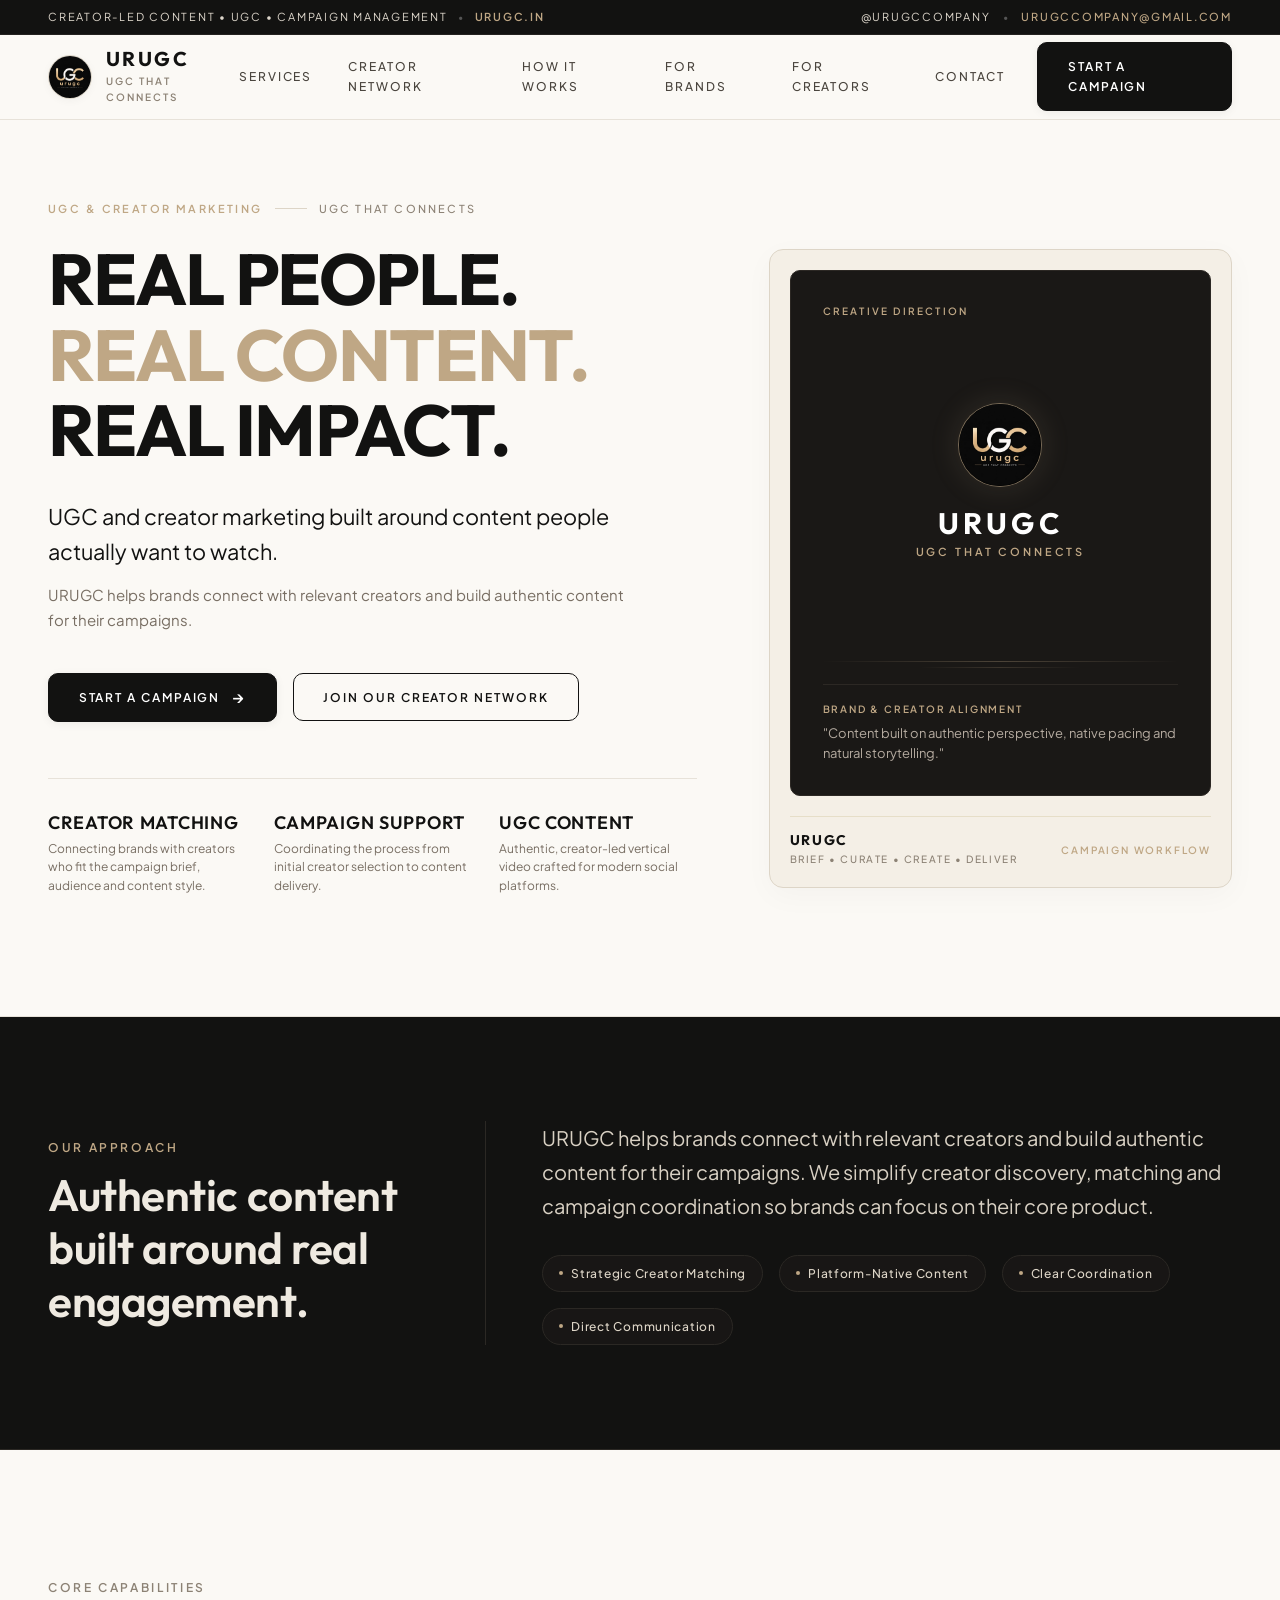
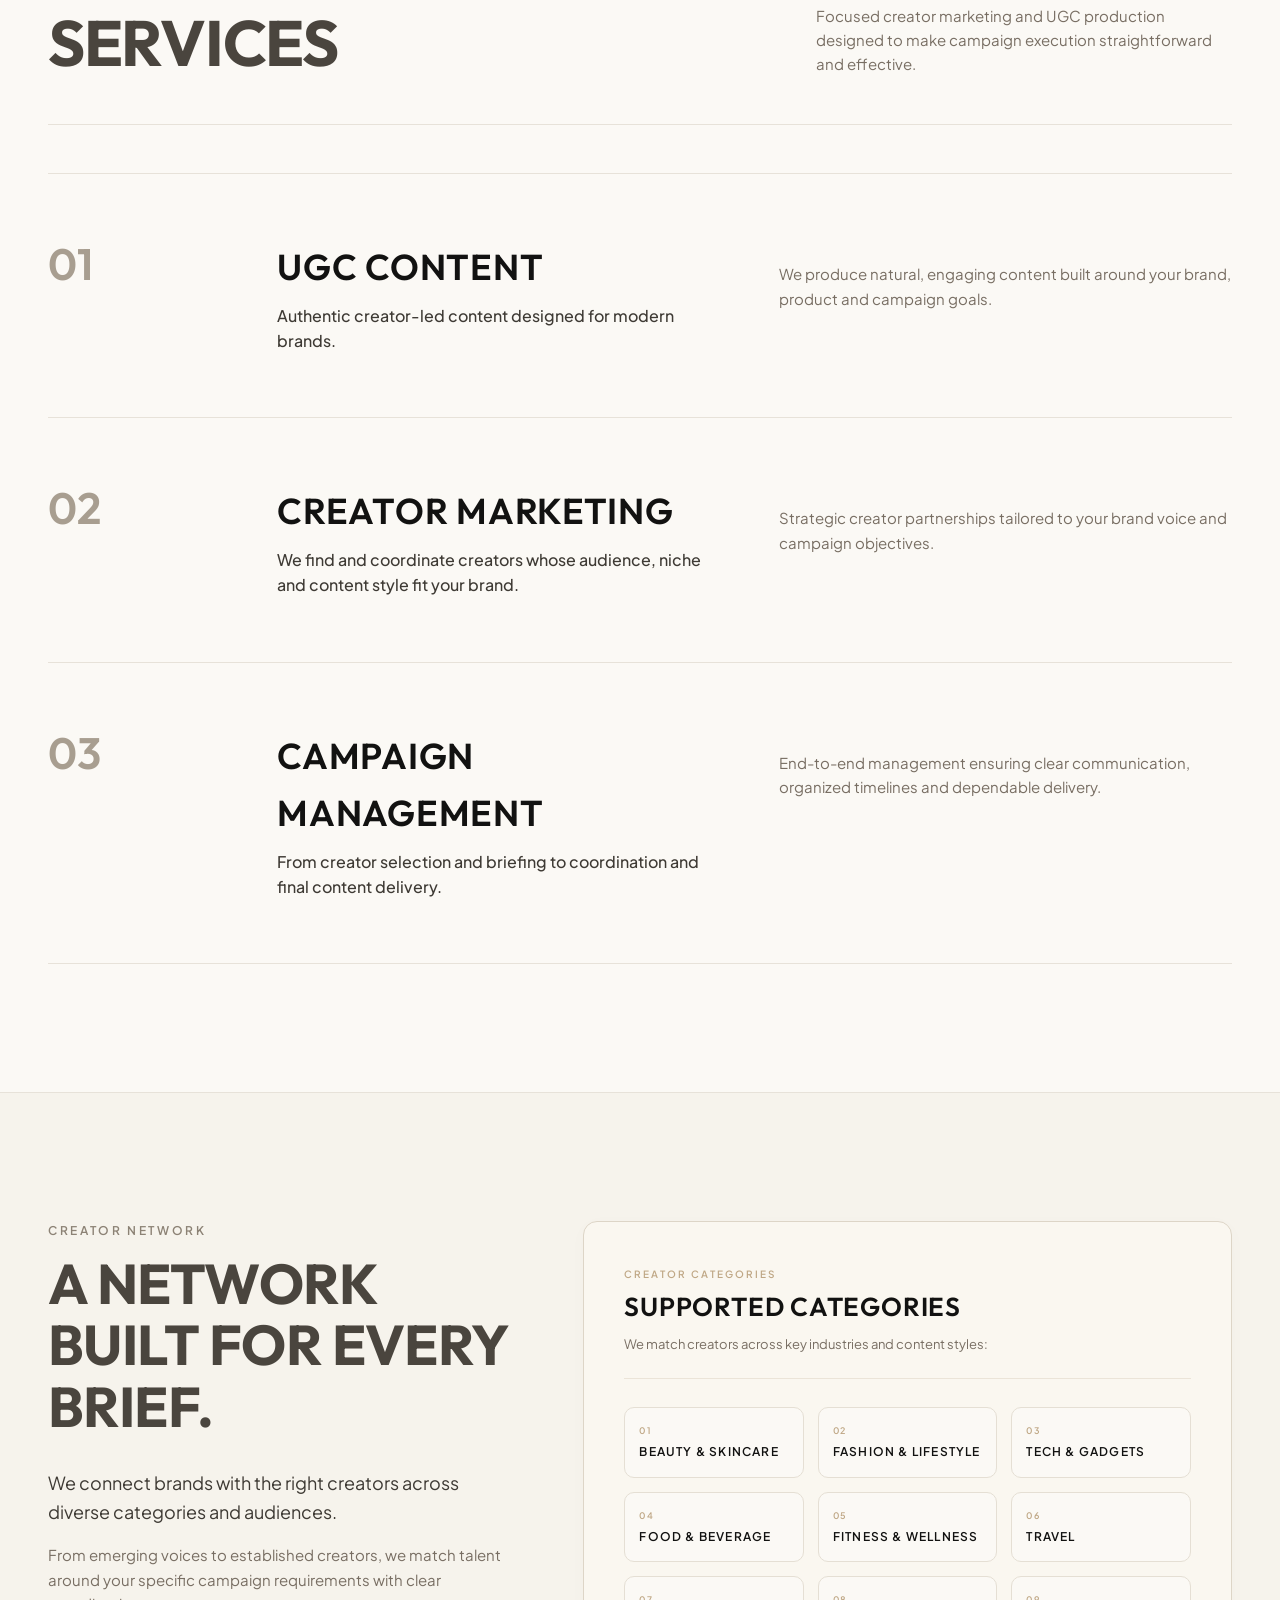
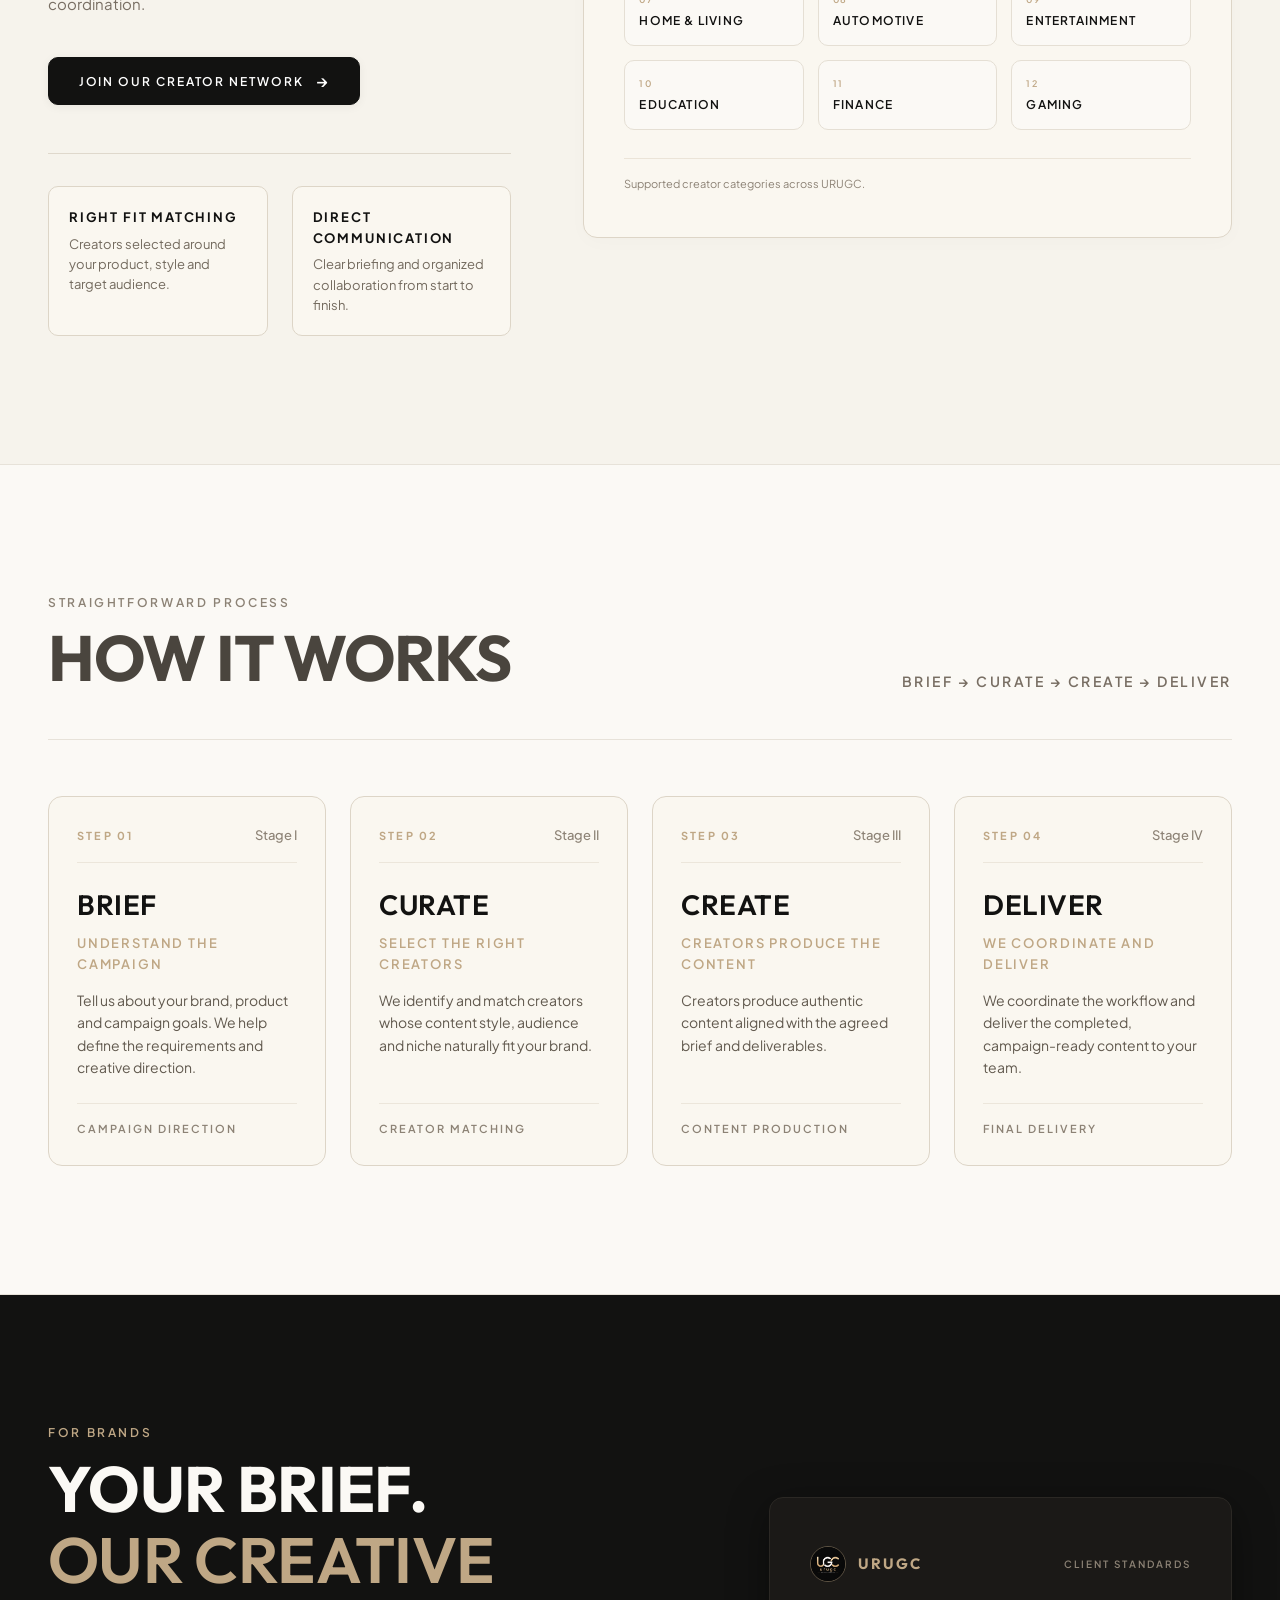
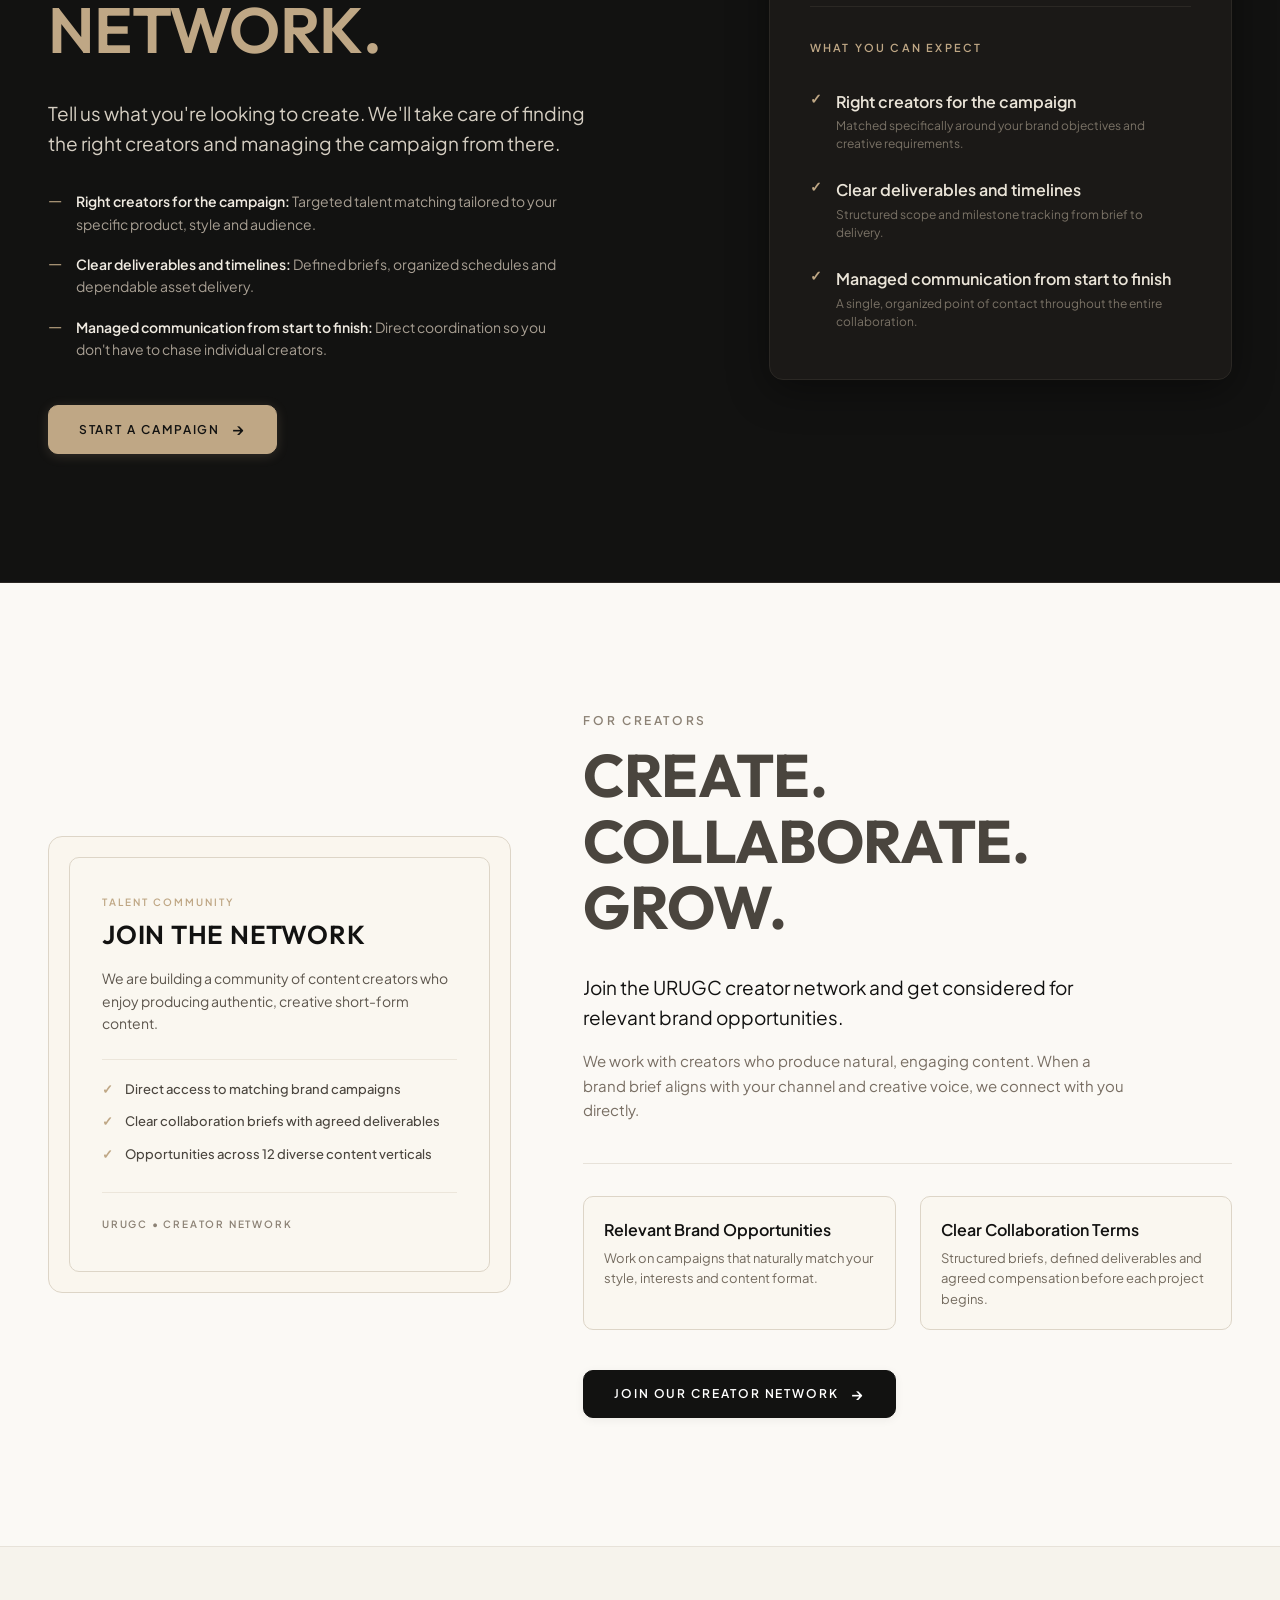
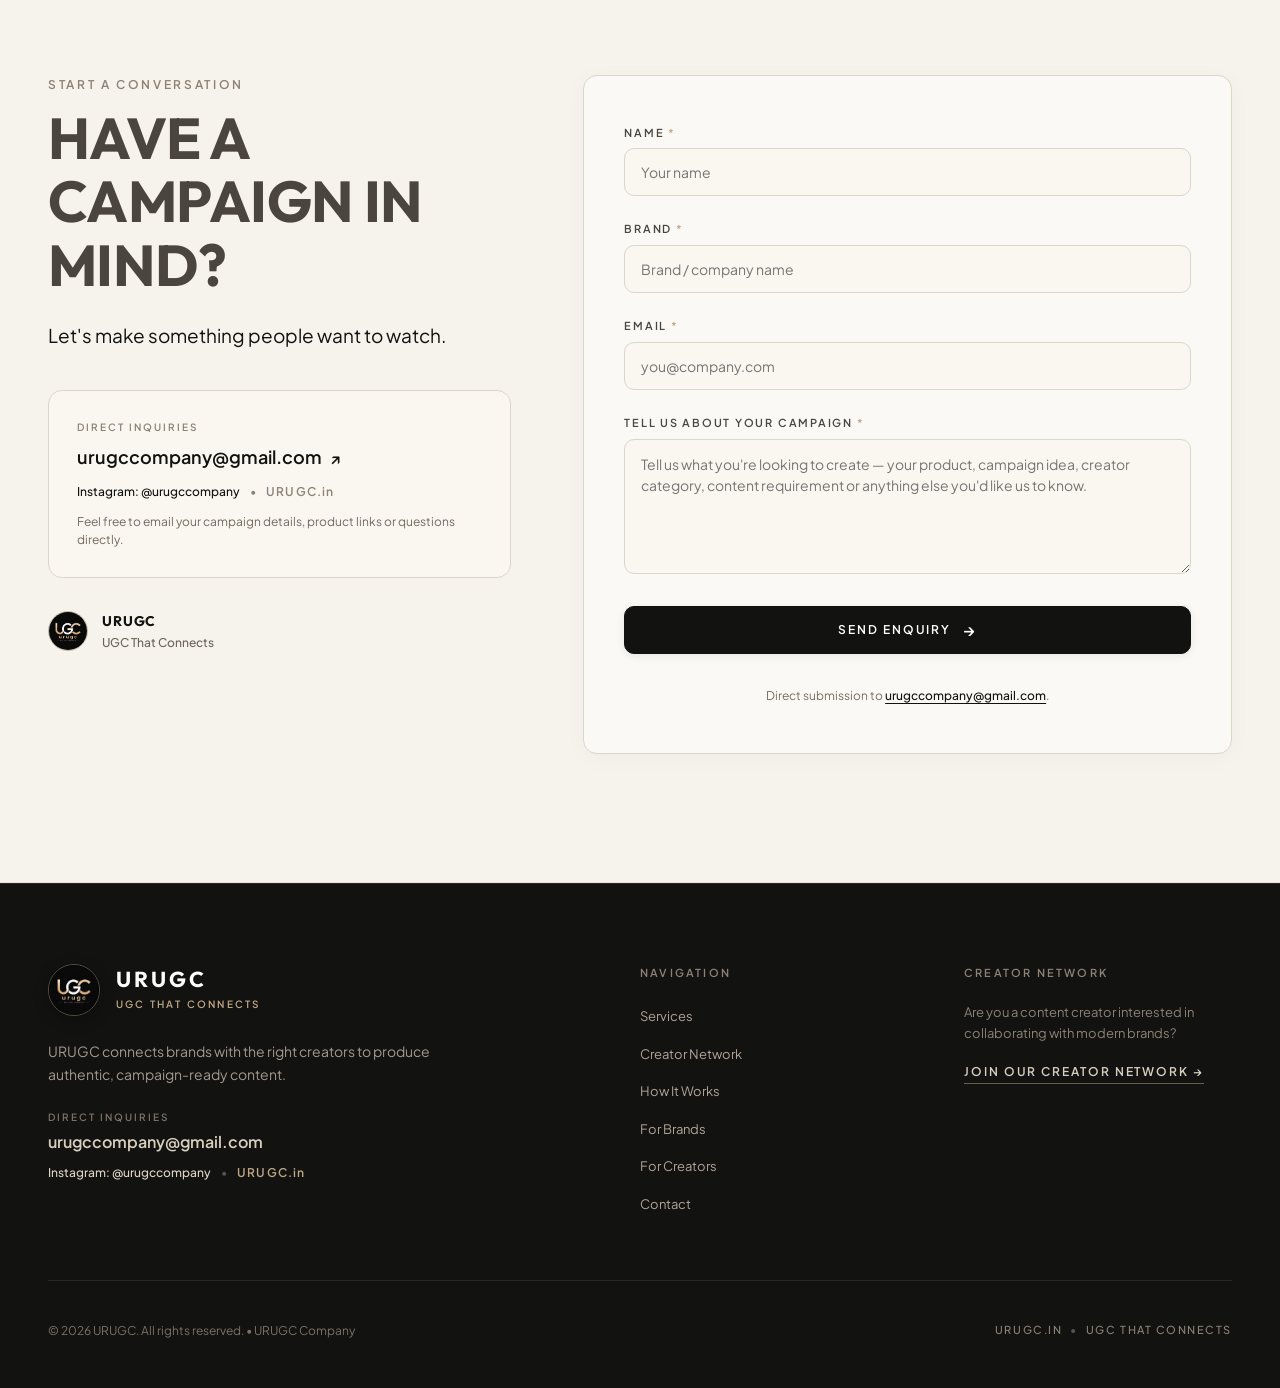
<file: index.html>
<!DOCTYPE html>
<html lang="en">
<head>
  <meta charset="UTF-8">
  <meta name="viewport" content="width=device-width, initial-scale=1.0, viewport-fit=cover">
  <title>URUGC — UGC That Connects</title>
  <meta name="description" content="URUGC helps brands connect with relevant creators and build authentic content for their campaigns. Real people. Real content. Real impact.">
  <meta name="keywords" content="UGC, creator marketing, creator collaborations, short-form video, URUGC, URUGC.in">
  
  <!-- Open Graph / Meta -->
  <meta property="og:title" content="URUGC — UGC That Connects">
  <meta property="og:description" content="Real People. Real Content. Real Impact. Authentic creator-led content and campaign coordination.">
  <meta property="og:type" content="website">
  <meta property="og:image" content="assets/images/urugc-logo.jpg">

  <!-- Favicon -->
  <link rel="icon" type="image/jpeg" href="assets/images/urugc-logo.jpg">

  <!-- Google Fonts: Outfit (Display) & Plus Jakarta Sans (Headings & Body) -->
  <link rel="preconnect" href="https://fonts.googleapis.com">
  <link rel="preconnect" href="https://fonts.gstatic.com" crossorigin>
  <link href="https://fonts.googleapis.com/css2?family=Outfit:wght@400;500;600;700&family=Plus+Jakarta+Sans:wght@300;400;500;600;700&display=swap" rel="stylesheet">

  <!-- Core Stylesheet -->
  <link rel="stylesheet" href="assets/css/style.css">
</head>
<body>

  <!-- Top Announcement Bar -->
  <aside class="top-announcement-bar">
    <div class="site-container top-announcement-content">
      <div class="announcement-left">
        <span class="announcement-text-desktop">CREATOR-LED CONTENT • UGC • CAMPAIGN MANAGEMENT</span>
        <span class="announcement-text-mobile">CREATOR-LED CONTENT • UGC</span>
        <span class="announcement-sep">•</span>
        <span class="announcement-domain">URUGC.in</span>
      </div>
      <div class="announcement-right">
        <a href="https://instagram.com/urugccompany" target="_blank" rel="noopener noreferrer" class="announcement-social">
          @urugccompany
        </a>
        <span class="announcement-sep">•</span>
        <a href="mailto:urugccompany@gmail.com" class="announcement-email">
          urugccompany@gmail.com
        </a>
      </div>
    </div>
  </aside>

  <!-- Sticky Luxury Navigation -->
  <header id="site-header" class="site-header">
    <div class="site-container nav-wrapper">
      
      <!-- Brand Logo / Exact Provided Asset -->
      <a href="#hero" class="brand-link" aria-label="URUGC Home">
        <div class="brand-logo-circle">
          <img src="assets/images/urugc-logo.jpg" alt="URUGC Logo" class="brand-logo-img">
        </div>
        <div class="brand-titles">
          <span class="brand-name">URUGC</span>
          <span class="brand-sub">UGC That Connects</span>
        </div>
      </a>

      <!-- Desktop Nav Menu -->
      <nav class="desktop-navigation" aria-label="Primary Navigation">
        <a href="#services" class="nav-item">Services</a>
        <a href="#network" class="nav-item">Creator Network</a>
        <a href="#process" class="nav-item">How It Works</a>
        <a href="#for-brands" class="nav-item">For Brands</a>
        <a href="#for-creators" class="nav-item">For Creators</a>
        <a href="#contact" class="nav-item nav-item-contact">Contact</a>
      </nav>

      <!-- Desktop CTA & Mobile Hamburger -->
      <div class="nav-cta-box">
        <a href="#contact" class="btn-primary btn-nav-cta">
          Start a Campaign
        </a>
        <button id="mobile-toggle-btn" class="mobile-toggle" aria-label="Toggle navigation menu" aria-expanded="false">
          <span class="hamburger-line"></span>
          <span class="hamburger-line"></span>
          <span class="hamburger-line"></span>
        </button>
      </div>

    </div>

    <!-- Mobile Dropdown Navigation -->
    <div id="mobile-menu" class="mobile-drawer">
      <div class="site-container mobile-drawer-inner">
        <nav class="mobile-nav-list">
          <a href="#services" class="mobile-link">Services</a>
          <a href="#network" class="mobile-link">Creator Network</a>
          <a href="#process" class="mobile-link">How It Works</a>
          <a href="#for-brands" class="mobile-link">For Brands</a>
          <a href="#for-creators" class="mobile-link">For Creators</a>
          <a href="#contact" class="mobile-link">Contact</a>
        </nav>
        <div class="mobile-action-group">
          <a href="#contact" class="btn-primary mobile-btn-full">
            Start a Campaign
          </a>
          <button onclick="openCreatorModal()" class="btn-secondary mobile-btn-full">
            Join Our Creator Network
          </button>
        </div>
      </div>
    </div>
  </header>

  <!-- Mobile Menu Backdrop Scrim -->
  <div id="mobile-menu-scrim" class="mobile-menu-scrim" aria-hidden="true"></div>

  <main>
    <!-- HERO SECTION -->
    <section id="hero" class="hero-section">
      <div class="site-container">
        
        <!-- Subtle Editorial Category Tag -->
        <div class="hero-category-tag">
          <span class="category-eyebrow">UGC & Creator Marketing</span>
          <span class="category-divider"></span>
          <span class="category-descriptor">UGC That Connects</span>
        </div>

        <!-- Asymmetrical Editorial Grid -->
        <div class="hero-layout-grid">
          
          <!-- Left Column: Confident Editorial Typography -->
          <div class="hero-text-column">
            <h1 class="hero-main-headline">
              <span class="headline-row">Real People.</span>
              <span class="headline-row accent-gold">Real Content.</span>
              <span class="headline-row">Real Impact.</span>
            </h1>

            <div class="hero-copy-group">
              <p class="hero-lead-text">
                UGC and creator marketing built around content people actually want to watch.
              </p>
              <p class="hero-positioning-text">
                URUGC helps brands connect with relevant creators and build authentic content for their campaigns.
              </p>
            </div>

            <!-- Action CTAs -->
            <div class="hero-cta-row">
              <a href="#contact" class="btn-primary">
                <span>Start a Campaign</span>
                <span class="btn-arrow-icon">→</span>
              </a>
              <button onclick="openCreatorModal()" class="btn-secondary">
                <span>Join Our Creator Network</span>
              </button>
            </div>

            <!-- Qualitative Three-Column Value Proposition (No Fabricated Numbers) -->
            <div class="hero-value-strip">
              <div class="value-item">
                <span class="value-title">Creator Matching</span>
                <span class="value-caption">Connecting brands with creators who fit the campaign brief, audience and content style.</span>
              </div>
              <div class="value-item">
                <span class="value-title">Campaign Support</span>
                <span class="value-caption">Coordinating the process from initial creator selection to content delivery.</span>
              </div>
              <div class="value-item">
                <span class="value-title">UGC Content</span>
                <span class="value-caption">Authentic, creator-led vertical video crafted for modern social platforms.</span>
              </div>
            </div>

          </div>

          <!-- Right Column: Abstract / Editorial Creative Visual Composition (No Fake AI People) -->
          <div class="hero-visual-column">
            <div class="editorial-art-card">
              
              <!-- Abstract Editorial Composition Frame -->
              <div class="abstract-visual-frame">
                <div class="abstract-frame-inner">
                  
                  <!-- Editorial Architectural Header -->
                  <div class="abstract-meta-bar">
                    <span class="abstract-tag">Creative Direction</span>
                  </div>

                  <!-- Central Monograph Composition with Exact Logo -->
                  <div class="abstract-center-monograph">
                    <div class="abstract-logo-circle">
                      <img src="assets/images/urugc-logo.jpg" alt="URUGC Emblem" class="abstract-logo-img">
                    </div>
                    <div class="abstract-monograph-text">
                      <span class="abstract-brand-heading">URUGC</span>
                      <span class="abstract-tagline">UGC That Connects</span>
                    </div>
                  </div>

                  <!-- Abstract Layout Markers -->
                  <div class="abstract-lines-group">
                    <div class="abstract-guide-line"></div>
                    <div class="abstract-guide-line short"></div>
                  </div>

                  <!-- Bottom Editorial Quote -->
                  <div class="abstract-bottom-caption">
                    <span class="caption-label">Brand & Creator Alignment</span>
                    <p class="caption-quote">
                      "Content built on authentic perspective, native pacing and natural storytelling."
                    </p>
                  </div>

                </div>
              </div>

              <!-- Monograph Agency Signature Strip -->
              <div class="art-card-signature">
                <div class="signature-identity">
                  <span class="sig-title">URUGC</span>
                  <span class="sig-sub">Brief • Curate • Create • Deliver</span>
                </div>
                <span class="sig-phase-index">CAMPAIGN WORKFLOW</span>
              </div>

            </div>
          </div>

        </div>

      </div>
    </section>

    <!-- BRAND POSITIONING & APPROACH STRIP -->
    <section class="manifesto-section">
      <div class="site-container">
        <div class="manifesto-grid">
          
          <div class="manifesto-lead-col">
            <span class="section-kicker kicker-gold">Our Approach</span>
            <h2 class="manifesto-heading">
              Authentic content built around real engagement.
            </h2>
          </div>

          <div class="manifesto-narrative-col">
            <p class="manifesto-body">
              URUGC helps brands connect with relevant creators and build authentic content for their campaigns. We simplify creator discovery, matching and campaign coordination so brands can focus on their core product.
            </p>
            <div class="manifesto-pill-row">
              <span class="manifesto-tag"><span class="tag-bullet"></span> Strategic Creator Matching</span>
              <span class="manifesto-tag"><span class="tag-bullet"></span> Platform-Native Content</span>
              <span class="manifesto-tag"><span class="tag-bullet"></span> Clear Coordination</span>
              <span class="manifesto-tag"><span class="tag-bullet"></span> Direct Communication</span>
            </div>
          </div>

        </div>
      </div>
    </section>

    <!-- SERVICES SECTION -->
    <section id="services" class="services-section">
      <div class="site-container">
        
        <!-- Editorial Section Header -->
        <div class="section-title-wrapper">
          <div>
            <span class="section-kicker">Core Capabilities</span>
            <h2 class="section-main-heading">Services</h2>
          </div>
          <p class="section-supporting-desc">
            Focused creator marketing and UGC production designed to make campaign execution straightforward and effective.
          </p>
        </div>

        <!-- 3 Core Services in Editorial Format -->
        <div class="services-editorial-container">
          
          <!-- 01 — UGC CONTENT -->
          <article class="service-editorial-row">
            <div class="service-index-cell">
              <span class="service-numeral">01</span>
            </div>
            <div class="service-core-cell">
              <h3 class="service-title">UGC Content</h3>
              <p class="service-summary">
                Authentic creator-led content designed for modern brands.
              </p>
            </div>
            <div class="service-detail-cell">
              <p class="service-description">
                We produce natural, engaging content built around your brand, product and campaign goals.
              </p>
            </div>
          </article>

          <!-- 02 — CREATOR MARKETING -->
          <article class="service-editorial-row">
            <div class="service-index-cell">
              <span class="service-numeral">02</span>
            </div>
            <div class="service-core-cell">
              <h3 class="service-title">Creator Marketing</h3>
              <p class="service-summary">
                We find and coordinate creators whose audience, niche and content style fit your brand.
              </p>
            </div>
            <div class="service-detail-cell">
              <p class="service-description">
                Strategic creator partnerships tailored to your brand voice and campaign objectives.
              </p>
            </div>
          </article>

          <!-- 03 — CAMPAIGN MANAGEMENT -->
          <article class="service-editorial-row">
            <div class="service-index-cell">
              <span class="service-numeral">03</span>
            </div>
            <div class="service-core-cell">
              <h3 class="service-title">Campaign Management</h3>
              <p class="service-summary">
                From creator selection and briefing to coordination and final content delivery.
              </p>
            </div>
            <div class="service-detail-cell">
              <p class="service-description">
                End-to-end management ensuring clear communication, organized timelines and dependable delivery.
              </p>
            </div>
          </article>

        </div>

      </div>
    </section>

    <!-- OUR CREATOR NETWORK SECTION -->
    <section id="network" class="network-section">
      <div class="site-container">
        
        <div class="network-editorial-grid">
          
          <!-- Narrative & Network Concept -->
          <div class="network-narrative-col">
            <span class="section-kicker">Creator Network</span>
            <h2 class="network-headline">
              A Network Built for Every Brief.
            </h2>
            
            <div class="network-body-wrap">
              <p class="network-lead-statement">
                We connect brands with the right creators across diverse categories and audiences.
              </p>
              <p class="network-philosophy">
                From emerging voices to established creators, we match talent around your specific campaign requirements with clear coordination.
              </p>
            </div>

            <div class="network-action-wrap">
              <button onclick="openCreatorModal()" class="btn-primary">
                <span>Join Our Creator Network</span>
                <span class="btn-arrow-icon">→</span>
              </button>
            </div>

            <div class="network-pillars-grid">
              <div class="pillar-card">
                <span class="pillar-label">Right Fit Matching</span>
                <p class="pillar-text">Creators selected around your product, style and target audience.</p>
              </div>
              <div class="pillar-card">
                <span class="pillar-label">Direct Communication</span>
                <p class="pillar-text">Clear briefing and organized collaboration from start to finish.</p>
              </div>
            </div>
          </div>

          <!-- Category-Based Presentation (12 Creator Categories) -->
          <div class="network-visual-col">
            <div class="category-showcase-card">
              <div class="category-card-header">
                <span class="category-card-kicker">Creator Categories</span>
                <h3 class="category-card-title">Supported Categories</h3>
                <p class="category-card-desc">We match creators across key industries and content styles:</p>
              </div>

              <!-- 12 Categories Grid -->
              <div class="categories-grid-12">
                <div class="category-tile">
                  <span class="tile-number">01</span>
                  <span class="tile-name">Beauty & Skincare</span>
                </div>
                <div class="category-tile">
                  <span class="tile-number">02</span>
                  <span class="tile-name">Fashion & Lifestyle</span>
                </div>
                <div class="category-tile">
                  <span class="tile-number">03</span>
                  <span class="tile-name">Tech & Gadgets</span>
                </div>
                <div class="category-tile">
                  <span class="tile-number">04</span>
                  <span class="tile-name">Food & Beverage</span>
                </div>
                <div class="category-tile">
                  <span class="tile-number">05</span>
                  <span class="tile-name">Fitness & Wellness</span>
                </div>
                <div class="category-tile">
                  <span class="tile-number">06</span>
                  <span class="tile-name">Travel</span>
                </div>
                <div class="category-tile">
                  <span class="tile-number">07</span>
                  <span class="tile-name">Home & Living</span>
                </div>
                <div class="category-tile">
                  <span class="tile-number">08</span>
                  <span class="tile-name">Automotive</span>
                </div>
                <div class="category-tile">
                  <span class="tile-number">09</span>
                  <span class="tile-name">Entertainment</span>
                </div>
                <div class="category-tile">
                  <span class="tile-number">10</span>
                  <span class="tile-name">Education</span>
                </div>
                <div class="category-tile">
                  <span class="tile-number">11</span>
                  <span class="tile-name">Finance</span>
                </div>
                <div class="category-tile">
                  <span class="tile-number">12</span>
                  <span class="tile-name">Gaming</span>
                </div>
              </div>

              <div class="category-card-footer">
                <span class="category-footer-note">Supported creator categories across URUGC.</span>
              </div>
            </div>
          </div>

        </div>

      </div>
    </section>

    <!-- HOW IT WORKS SECTION -->
    <section id="process" class="process-section">
      <div class="site-container">
        
        <div class="section-title-wrapper">
          <div>
            <span class="section-kicker">Straightforward Process</span>
            <h2 class="section-main-heading">How It Works</h2>
          </div>
          <div class="methodology-flow-pill">
            BRIEF → CURATE → CREATE → DELIVER
          </div>
        </div>

        <!-- 4 Step Flow Grid -->
        <div class="methodology-grid">
          
          <!-- Step 1: BRIEF -->
          <div class="method-step-card">
            <div class="step-content">
              <div class="step-header-meta">
                <span class="step-num">Step 01</span>
                <span class="step-phase">Stage I</span>
              </div>
              <h3 class="step-title">Brief</h3>
              <p class="step-tagline">Understand the campaign</p>
              <p class="step-desc">
                Tell us about your brand, product and campaign goals. We help define the requirements and creative direction.
              </p>
            </div>
            <div class="step-deliverable-strip">
              Campaign Direction
            </div>
          </div>

          <!-- Step 2: CURATE -->
          <div class="method-step-card">
            <div class="step-content">
              <div class="step-header-meta">
                <span class="step-num">Step 02</span>
                <span class="step-phase">Stage II</span>
              </div>
              <h3 class="step-title">Curate</h3>
              <p class="step-tagline">Select the right creators</p>
              <p class="step-desc">
                We identify and match creators whose content style, audience and niche naturally fit your brand.
              </p>
            </div>
            <div class="step-deliverable-strip">
              Creator Matching
            </div>
          </div>

          <!-- Step 3: CREATE -->
          <div class="method-step-card">
            <div class="step-content">
              <div class="step-header-meta">
                <span class="step-num">Step 03</span>
                <span class="step-phase">Stage III</span>
              </div>
              <h3 class="step-title">Create</h3>
              <p class="step-tagline">Creators produce the content</p>
              <p class="step-desc">
                Creators produce authentic content aligned with the agreed brief and deliverables.
              </p>
            </div>
            <div class="step-deliverable-strip">
              Content Production
            </div>
          </div>

          <!-- Step 4: DELIVER -->
          <div class="method-step-card">
            <div class="step-content">
              <div class="step-header-meta">
                <span class="step-num">Step 04</span>
                <span class="step-phase">Stage IV</span>
              </div>
              <h3 class="step-title">Deliver</h3>
              <p class="step-tagline">We coordinate and deliver</p>
              <p class="step-desc">
                We coordinate the workflow and deliver the completed, campaign-ready content to your team.
              </p>
            </div>
            <div class="step-deliverable-strip">
              Final Delivery
            </div>
          </div>

        </div>

      </div>
    </section>

    <!-- FOR BRANDS SECTION -->
    <section id="for-brands" class="brands-section">
      <div class="site-container">
        
        <div class="brands-editorial-grid">
          
          <div class="brands-text-col">
            <span class="section-kicker kicker-gold">For Brands</span>
            <h2 class="brands-headline">
              Your Brief.<br>
              <span class="gold-highlight">Our Creative Network.</span>
            </h2>

            <div class="brands-summary-wrap">
              <p class="brands-intro-statement">
                Tell us what you're looking to create. We'll take care of finding the right creators and managing the campaign from there.
              </p>
            </div>

            <div class="brands-benefits-list">
              <div class="brand-benefit-item">
                <span class="dash-bullet">—</span>
                <span><strong>Right creators for the campaign:</strong> Targeted talent matching tailored to your specific product, style and audience.</span>
              </div>
              <div class="brand-benefit-item">
                <span class="dash-bullet">—</span>
                <span><strong>Clear deliverables and timelines:</strong> Defined briefs, organized schedules and dependable asset delivery.</span>
              </div>
              <div class="brand-benefit-item">
                <span class="dash-bullet">—</span>
                <span><strong>Managed communication from start to finish:</strong> Direct coordination so you don't have to chase individual creators.</span>
              </div>
            </div>

            <div class="brands-action-wrap">
              <a href="#contact" class="btn-inverted">
                <span>Start a Campaign</span>
                <span class="btn-arrow-icon">→</span>
              </a>
            </div>
          </div>

          <!-- Right: What You Can Expect Card -->
          <div class="brands-card-col">
            <div class="brand-prestige-card">
              <div class="prestige-card-top">
                <div class="prestige-brand-identity">
                  <div class="prestige-logo-frame">
                    <img src="assets/images/urugc-logo.jpg" alt="URUGC Emblem" class="prestige-logo-img">
                  </div>
                  <span class="prestige-brand-name">URUGC</span>
                </div>
                <span class="prestige-badge-pill">Client Standards</span>
              </div>

              <div class="prestige-metrics-stack">
                <span class="expect-header">WHAT YOU CAN EXPECT</span>

                <div class="expect-item">
                  <span class="expect-bullet">✓</span>
                  <div class="expect-text">
                    <span class="expect-title">Right creators for the campaign</span>
                    <p class="expect-desc">Matched specifically around your brand objectives and creative requirements.</p>
                  </div>
                </div>

                <div class="expect-item">
                  <span class="expect-bullet">✓</span>
                  <div class="expect-text">
                    <span class="expect-title">Clear deliverables and timelines</span>
                    <p class="expect-desc">Structured scope and milestone tracking from brief to delivery.</p>
                  </div>
                </div>

                <div class="expect-item">
                  <span class="expect-bullet">✓</span>
                  <div class="expect-text">
                    <span class="expect-title">Managed communication from start to finish</span>
                    <p class="expect-desc">A single, organized point of contact throughout the entire collaboration.</p>
                  </div>
                </div>

              </div>
            </div>
          </div>

        </div>

      </div>
    </section>

    <!-- FOR CREATORS SECTION -->
    <section id="for-creators" class="creators-section">
      <div class="site-container">
        
        <div class="creators-editorial-grid">
          
          <!-- Left: Clean Editorial Graphic Card (No Fake AI People) -->
          <div class="creators-visual-col">
            <div class="creator-art-container">
              <div class="creator-info-box">
                <span class="creator-info-kicker">Talent Community</span>
                <h3 class="creator-info-heading">Join the Network</h3>
                <p class="creator-info-desc">
                  We are building a community of content creators who enjoy producing authentic, creative short-form content.
                </p>

                <div class="creator-checklist">
                  <div class="checklist-row">
                    <span class="check-icon">✓</span>
                    <span>Direct access to matching brand campaigns</span>
                  </div>
                  <div class="checklist-row">
                    <span class="check-icon">✓</span>
                    <span>Clear collaboration briefs with agreed deliverables</span>
                  </div>
                  <div class="checklist-row">
                    <span class="check-icon">✓</span>
                    <span>Opportunities across 12 diverse content verticals</span>
                  </div>
                </div>

                <div class="creator-box-footer">
                  <span class="creator-footer-tag">URUGC • CREATOR NETWORK</span>
                </div>
              </div>
            </div>
          </div>

          <!-- Right: Editorial Copy & CTA -->
          <div class="creators-narrative-col">
            <span class="section-kicker">For Creators</span>
            <h2 class="creators-headline">
              CREATE. COLLABORATE. GROW.
            </h2>

            <div class="creators-body-wrap">
              <p class="creators-lead-statement">
                Join the URUGC creator network and get considered for relevant brand opportunities.
              </p>
              <p class="creators-philosophy">
                We work with creators who produce natural, engaging content. When a brand brief aligns with your channel and creative voice, we connect with you directly.
              </p>
            </div>

            <!-- Creator Terms (Crisp & Grounded) -->
            <div class="creators-perks-grid">
              <div class="creator-perk-box">
                <span class="perk-title">Relevant Brand Opportunities</span>
                <p class="perk-desc">Work on campaigns that naturally match your style, interests and content format.</p>
              </div>
              <div class="creator-perk-box">
                <span class="perk-title">Clear Collaboration Terms</span>
                <p class="perk-desc">Structured briefs, defined deliverables and agreed compensation before each project begins.</p>
              </div>
            </div>

            <div class="creators-action-wrap">
              <button onclick="openCreatorModal()" class="btn-primary">
                <span>Join Our Creator Network</span>
                <span class="btn-arrow-icon">→</span>
              </button>
            </div>
          </div>

        </div>

      </div>
    </section>

    <!-- CONTACT SECTION (CLEAN 4-FIELD ENQUIRY FORM) -->
    <section id="contact" class="contact-section">
      <div class="site-container">
        
        <div class="contact-editorial-grid">
          
          <!-- Contact Headline & Direct Agency Details -->
          <div class="contact-info-col">
            <span class="section-kicker">Start a Conversation</span>
            <h2 class="contact-headline">
              Have A Campaign In Mind?
            </h2>
            <p class="contact-lead-statement">
              Let's make something people want to watch.
            </p>

            <div class="contact-inquiry-box">
              <span class="inquiry-box-label">Direct Inquiries</span>
              <a href="mailto:urugccompany@gmail.com" class="inquiry-direct-email" title="Click to email urugccompany@gmail.com">
                <span>urugccompany@gmail.com</span>
                <span class="inquiry-arrow-icon">↗</span>
              </a>
              <div class="inquiry-social-row">
                <a href="https://instagram.com/urugccompany" target="_blank" rel="noopener noreferrer" class="inquiry-social-link">
                  Instagram: @urugccompany
                </a>
                <span class="inquiry-sep">•</span>
                <span class="inquiry-web-badge">URUGC.in</span>
              </div>
              <p class="inquiry-response-note">
                Feel free to email your campaign details, product links or questions directly.
              </p>
            </div>

            <!-- Brand Assurance Pill -->
            <div class="agency-assurance-pill">
              <div class="assurance-logo-wrap">
                <img src="assets/images/urugc-logo.jpg" alt="URUGC Logo" class="assurance-logo-img">
              </div>
              <div class="assurance-text-col">
                <span class="assurance-brand-name">URUGC</span>
                <span class="assurance-tagline">UGC That Connects</span>
              </div>
            </div>

          </div>

          <!-- Clean Luxury Enquiry Form (Exactly 4 Fields) -->
          <div class="contact-form-col">
            <div class="luxury-form-card">
              
              <form id="campaign-enquiry-form" onsubmit="handleEnquirySubmit(event)" class="campaign-form">
                
                <!-- Form Feedback Banner -->
                <div id="form-feedback" class="form-feedback-banner hidden" role="alert"></div>

                <!-- Field 1: Name / Contact Person -->
                <div class="form-group">
                  <label for="name" class="form-label">
                    Name <span class="required-star">*</span>
                  </label>
                  <input 
                    type="text" 
                    id="name" 
                    name="name" 
                    required 
                    placeholder="Your name"
                    class="luxury-text-input"
                  >
                </div>

                <!-- Field 2: Brand / Company Name -->
                <div class="form-group">
                  <label for="brand" class="form-label">
                    Brand <span class="required-star">*</span>
                  </label>
                  <input 
                    type="text" 
                    id="brand" 
                    name="brand" 
                    required 
                    placeholder="Brand / company name"
                    class="luxury-text-input"
                  >
                </div>

                <!-- Field 3: Email -->
                <div class="form-group">
                  <label for="email" class="form-label">
                    Email <span class="required-star">*</span>
                  </label>
                  <input 
                    type="email" 
                    id="email" 
                    name="email" 
                    required 
                    placeholder="you@company.com"
                    class="luxury-text-input"
                  >
                </div>

                <!-- Field 4: Message / Campaign Requirement -->
                <div class="form-group">
                  <label for="message" class="form-label">
                    Tell us about your campaign <span class="required-star">*</span>
                  </label>
                  <textarea 
                    id="message" 
                    name="message" 
                    rows="5" 
                    required
                    placeholder="Tell us what you're looking to create — your product, campaign idea, creator category, content requirement or anything else you'd like us to know."
                    class="luxury-textarea-input"
                  ></textarea>
                </div>

                <!-- Submit Button -->
                <div class="form-submit-container">
                  <button 
                    type="submit" 
                    id="submit-enquiry-btn"
                    class="btn-primary-full"
                  >
                    <span>Send Enquiry</span>
                    <span class="btn-arrow-icon">→</span>
                  </button>
                </div>

                <p class="form-disclaimer">
                  Direct submission to <a href="mailto:urugccompany@gmail.com" class="text-link">urugccompany@gmail.com</a>.
                </p>

              </form>

            </div>
          </div>

        </div>

      </div>
    </section>

  </main>

  <!-- CREATOR NETWORK APPLICATION MODAL / DRAWER -->
  <div id="creator-modal" class="modal-root hidden" aria-labelledby="creator-modal-title" role="dialog" aria-modal="true">
    <div class="modal-scrim" onclick="closeCreatorModal()"></div>

    <div class="modal-drawer-panel">
      <div class="drawer-content-box">
        
        <div>
          <div class="drawer-header">
            <div>
              <span class="drawer-kicker">Creator Network</span>
              <h3 id="creator-modal-title" class="drawer-headline">
                Join Creator Network
              </h3>
            </div>
            <button onclick="closeCreatorModal()" class="drawer-close-btn" aria-label="Close modal">
              ✕
            </button>
          </div>

          <p class="drawer-intro-text">
            Join the URUGC creator network to be considered for relevant brand opportunities. Tell us about your channels and content niche:
          </p>

          <form id="creator-form" onsubmit="handleCreatorSubmit(event)" class="drawer-form-stack">
            <div id="creator-feedback" class="form-feedback-banner hidden" role="alert"></div>

            <div class="form-group">
              <label for="c-name" class="form-label-compact">Full Name *</label>
              <input type="text" id="c-name" name="c_name" required placeholder="Your full name" class="luxury-compact-input">
            </div>

            <div class="form-group">
              <label for="c-email" class="form-label-compact">Email Address *</label>
              <input type="email" id="c-email" name="c_email" required placeholder="you@email.com" class="luxury-compact-input">
            </div>

            <div class="form-group">
              <label for="c-handle" class="form-label-compact">Social Handle / Profile Link *</label>
              <input type="text" id="c-handle" name="c_handle" required placeholder="@yourhandle (TikTok, Instagram or YouTube)" class="luxury-compact-input">
            </div>

            <div class="form-group">
              <label for="c-niche" class="form-label-compact">Primary Category *</label>
              <select id="c-niche" name="c_niche" required class="luxury-compact-select">
                <option value="" disabled selected>Select your primary category</option>
                <option value="Beauty & Skincare">Beauty & Skincare</option>
                <option value="Fashion & Lifestyle">Fashion & Lifestyle</option>
                <option value="Tech & Gadgets">Tech & Gadgets</option>
                <option value="Food & Beverage">Food & Beverage</option>
                <option value="Fitness & Wellness">Fitness & Wellness</option>
                <option value="Travel">Travel</option>
                <option value="Home & Living">Home & Living</option>
                <option value="Automotive">Automotive</option>
                <option value="Entertainment">Entertainment</option>
                <option value="Education">Education</option>
                <option value="Finance">Finance</option>
                <option value="Gaming">Gaming</option>
                <option value="Other / Multi-niche">Other / Multi-niche</option>
              </select>
            </div>

            <div class="form-group">
              <label for="c-portfolio" class="form-label-compact">Portfolio / Video Reel Link (Optional)</label>
              <input type="url" id="c-portfolio" name="c_portfolio" placeholder="https://..." class="luxury-compact-input">
            </div>

            <div class="drawer-submit-wrap">
              <button type="submit" id="submit-creator-btn" class="btn-primary-full">
                <span>Submit Creator Profile</span>
                <span class="btn-arrow-icon">→</span>
              </button>
            </div>
          </form>
        </div>

        <div class="drawer-footer-note">
          URUGC • Creator Network
        </div>

      </div>
    </div>
  </div>

  <!-- MINIMALIST LUXURY FOOTER -->
  <footer class="site-footer">
    <div class="site-container">
      
      <!-- Top Brand Row -->
      <div class="footer-primary-grid">
        
        <!-- Exact Logo & Positioning -->
        <div class="footer-identity-col">
          <div class="footer-brand-header">
            <div class="footer-logo-frame">
              <img src="assets/images/urugc-logo.jpg" alt="URUGC Logo" class="footer-logo-image">
            </div>
            <div>
              <span class="footer-title">URUGC</span>
              <span class="footer-motto">UGC That Connects</span>
            </div>
          </div>
          <p class="footer-manifesto-text">
            URUGC connects brands with the right creators to produce authentic, campaign-ready content.
          </p>
          <div class="footer-inquiry-box">
            <span class="footer-inquiry-label">Direct Inquiries</span>
            <a href="mailto:urugccompany@gmail.com" class="footer-inquiry-email">
              urugccompany@gmail.com
            </a>
            <div class="footer-social-row">
              <a href="https://instagram.com/urugccompany" target="_blank" rel="noopener noreferrer" class="footer-social-link">
                Instagram: @urugccompany
              </a>
              <span class="footer-sep">•</span>
              <span class="footer-domain-badge">URUGC.in</span>
            </div>
          </div>
        </div>

        <!-- Navigation Columns -->
        <div class="footer-nav-col">
          <span class="footer-col-heading">Navigation</span>
          <ul class="footer-nav-links">
            <li><a href="#services">Services</a></li>
            <li><a href="#network">Creator Network</a></li>
            <li><a href="#process">How It Works</a></li>
            <li><a href="#for-brands">For Brands</a></li>
            <li><a href="#for-creators">For Creators</a></li>
            <li><a href="#contact">Contact</a></li>
          </ul>
        </div>

        <div class="footer-standard-col">
          <span class="footer-col-heading">Creator Network</span>
          <p class="footer-standard-desc">
            Are you a content creator interested in collaborating with modern brands?
          </p>
          <button onclick="openCreatorModal()" class="footer-apply-trigger">
            Join Our Creator Network →
          </button>
        </div>

      </div>

      <!-- Bottom Row -->
      <div class="footer-secondary-row">
        <div>
          © 2026 URUGC. All rights reserved. • URUGC Company
        </div>
        <div class="footer-legal-items">
          <span>URUGC.in</span>
          <span class="meta-dot">•</span>
          <span>UGC That Connects</span>
        </div>
      </div>

    </div>
  </footer>

  <!-- Form Submission Configuration -->
  <script src="assets/js/form-config.js"></script>

  <!-- Main JavaScript File -->
  <script src="assets/js/main.js"></script>
</body>
</html>
</file>
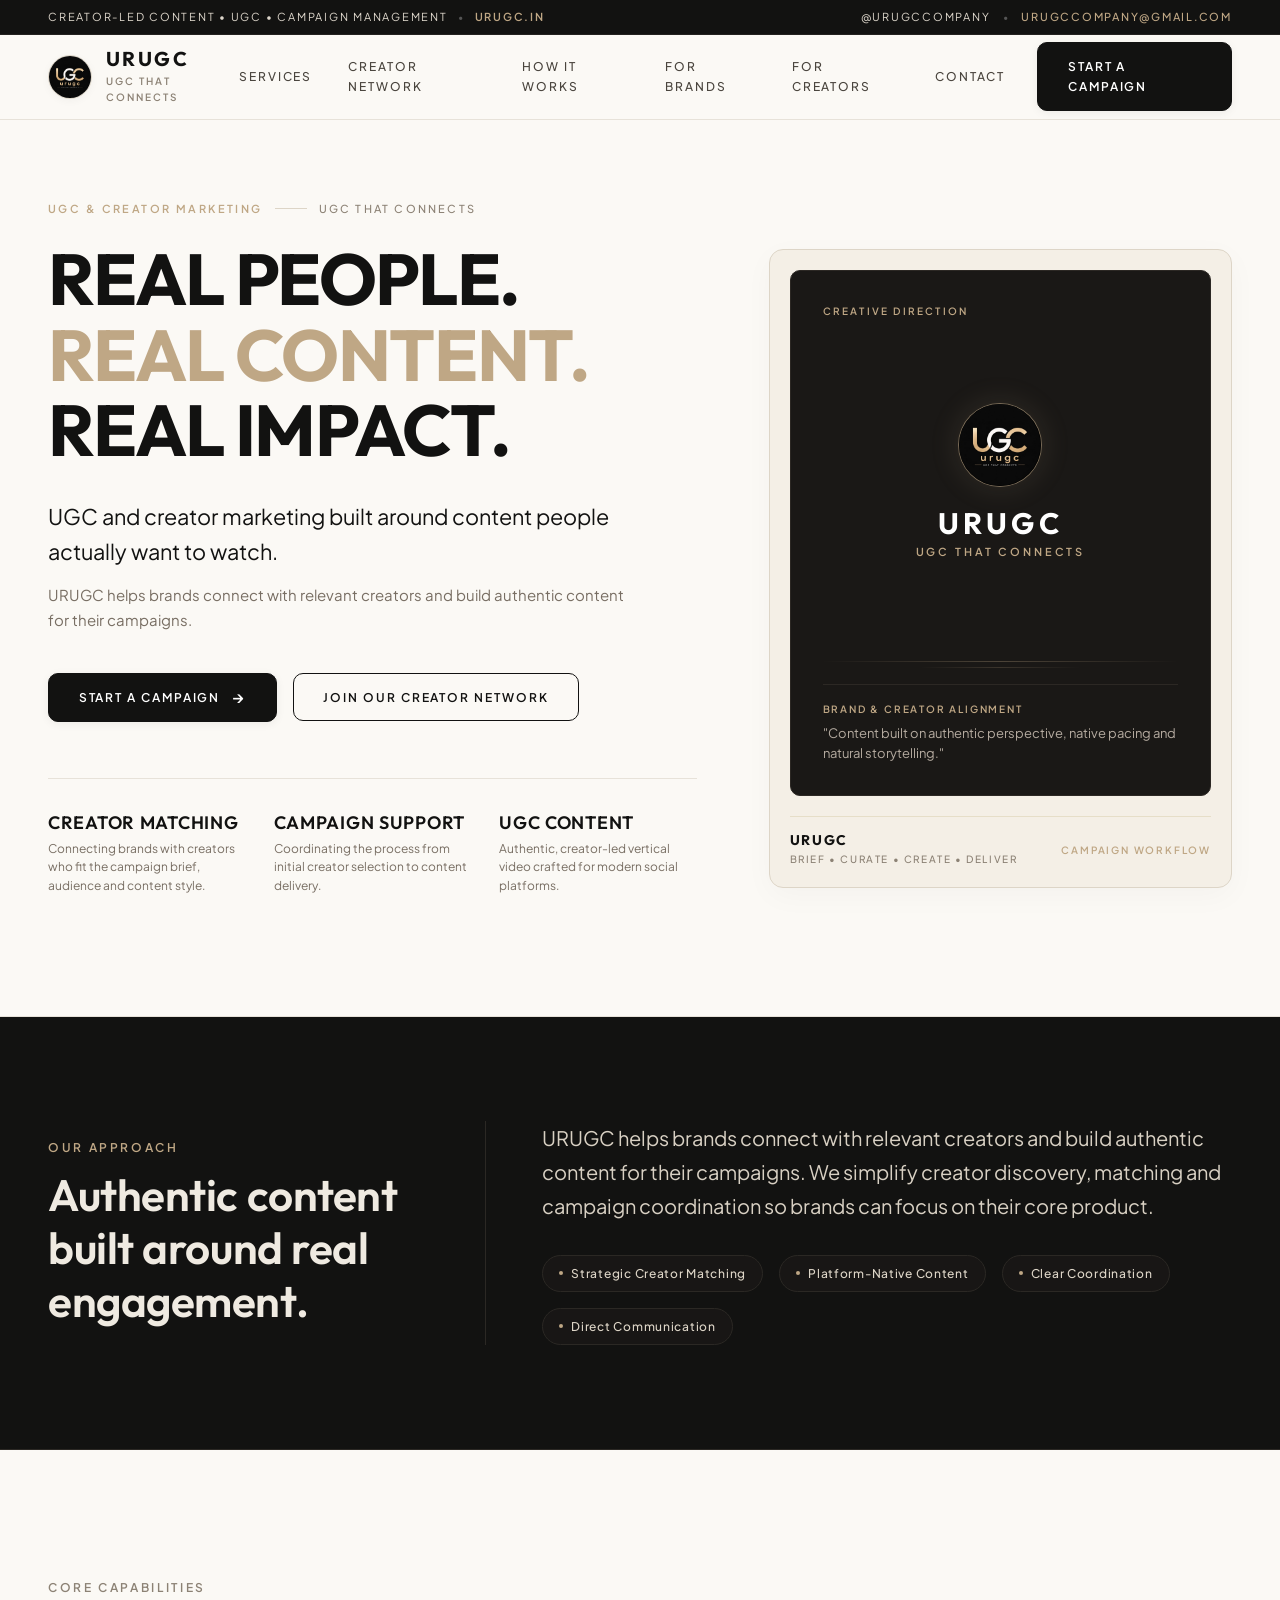
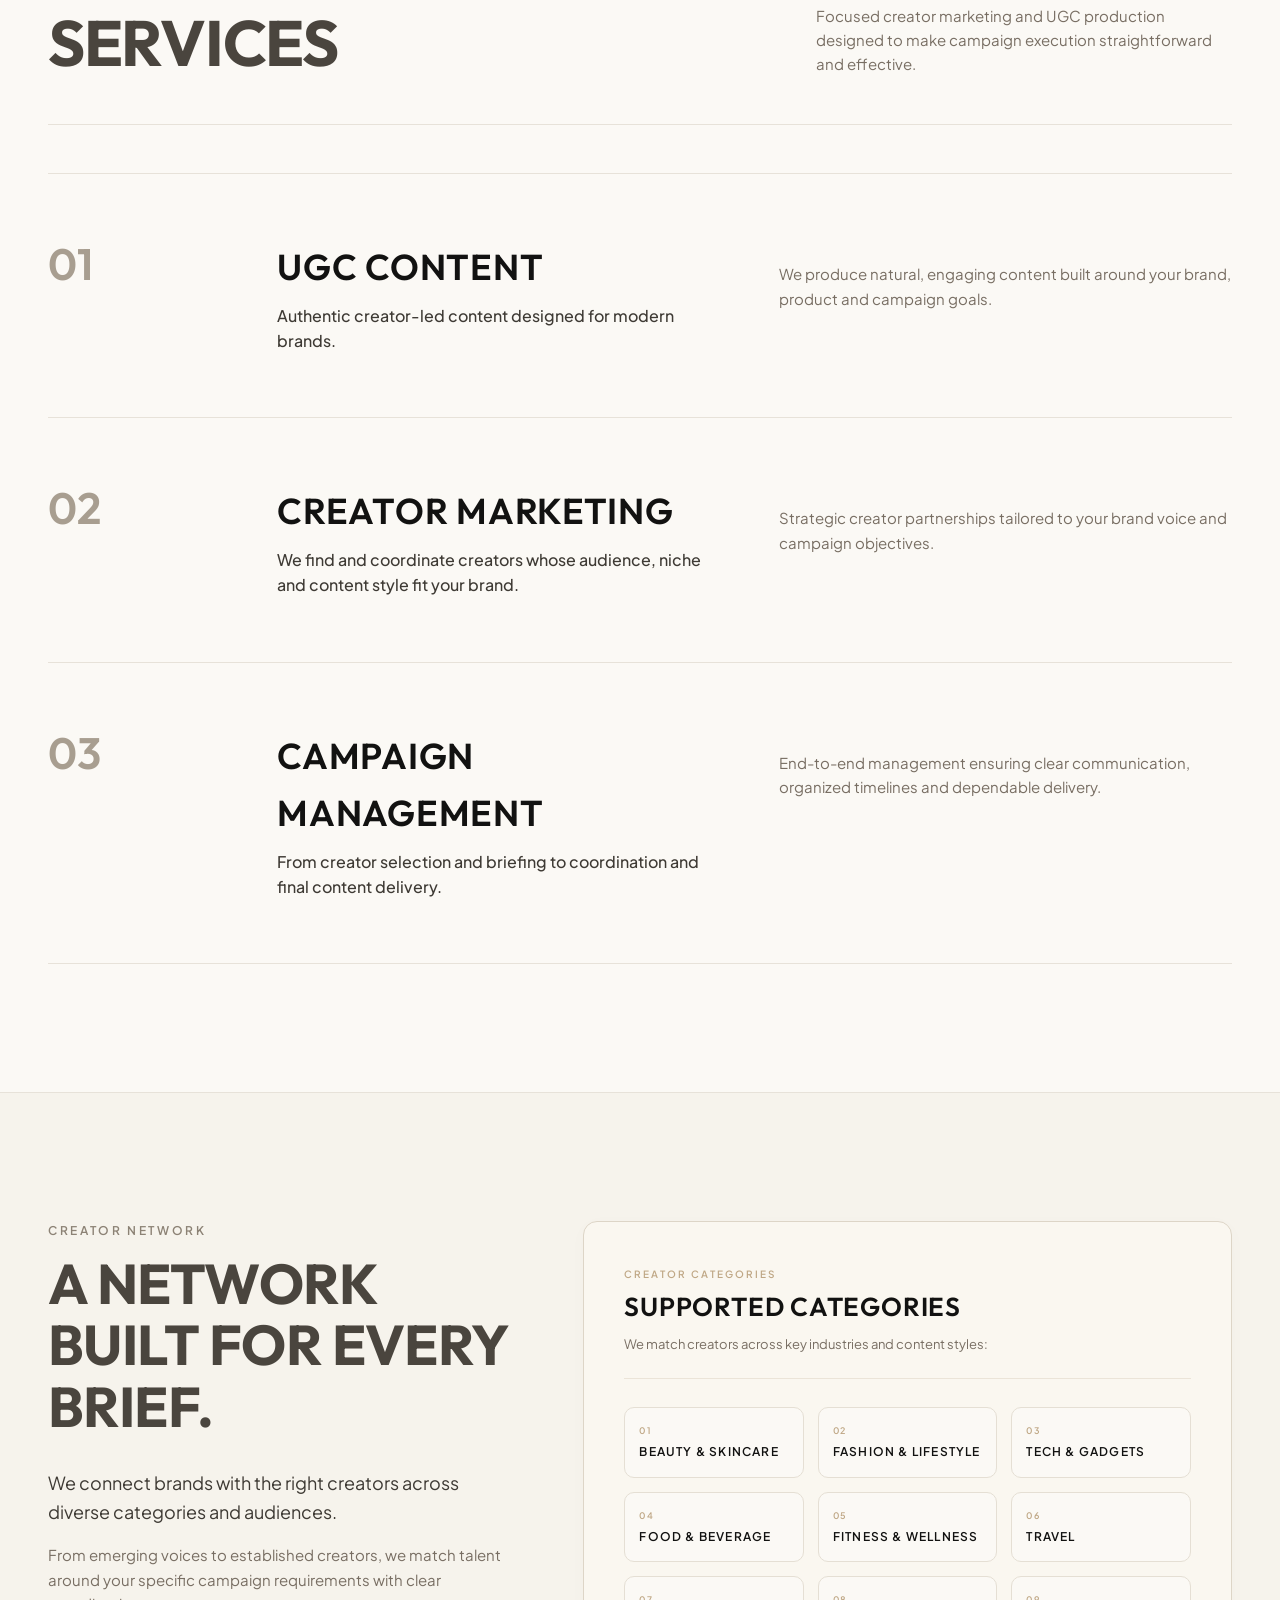
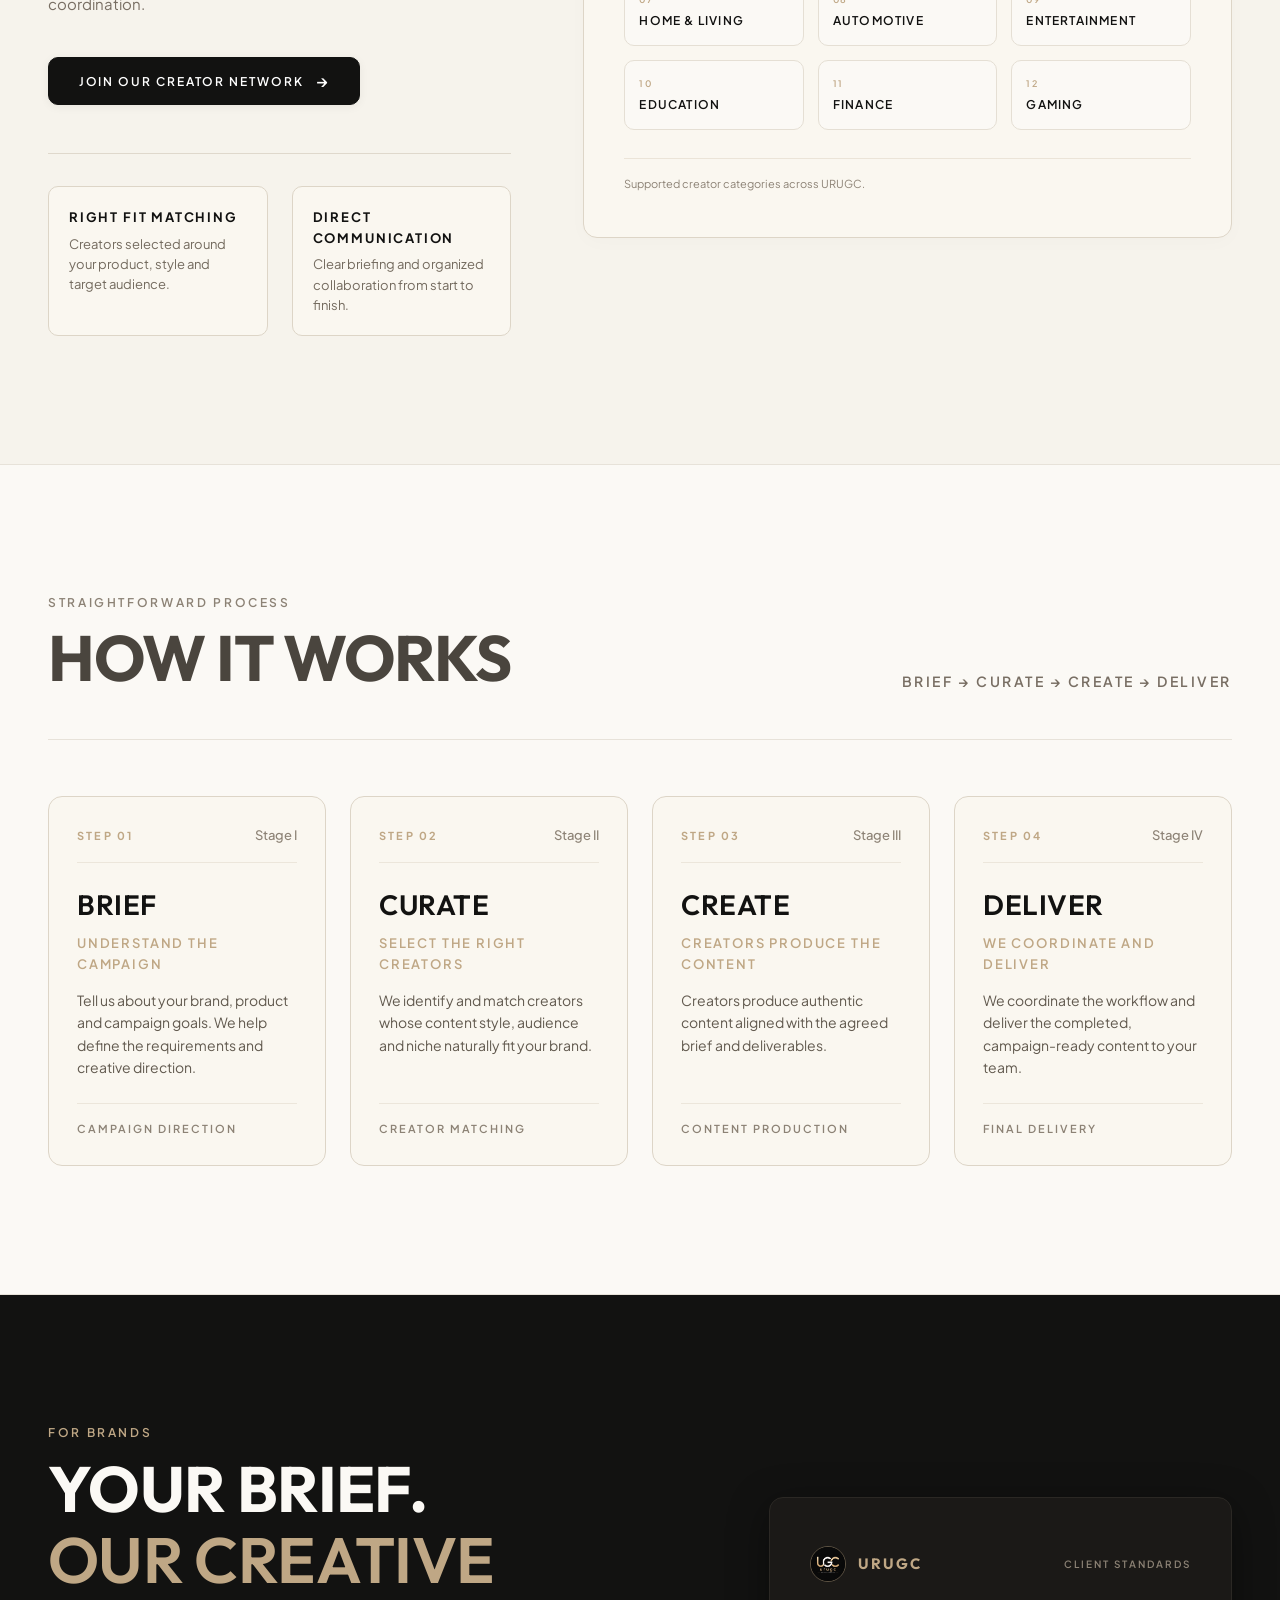
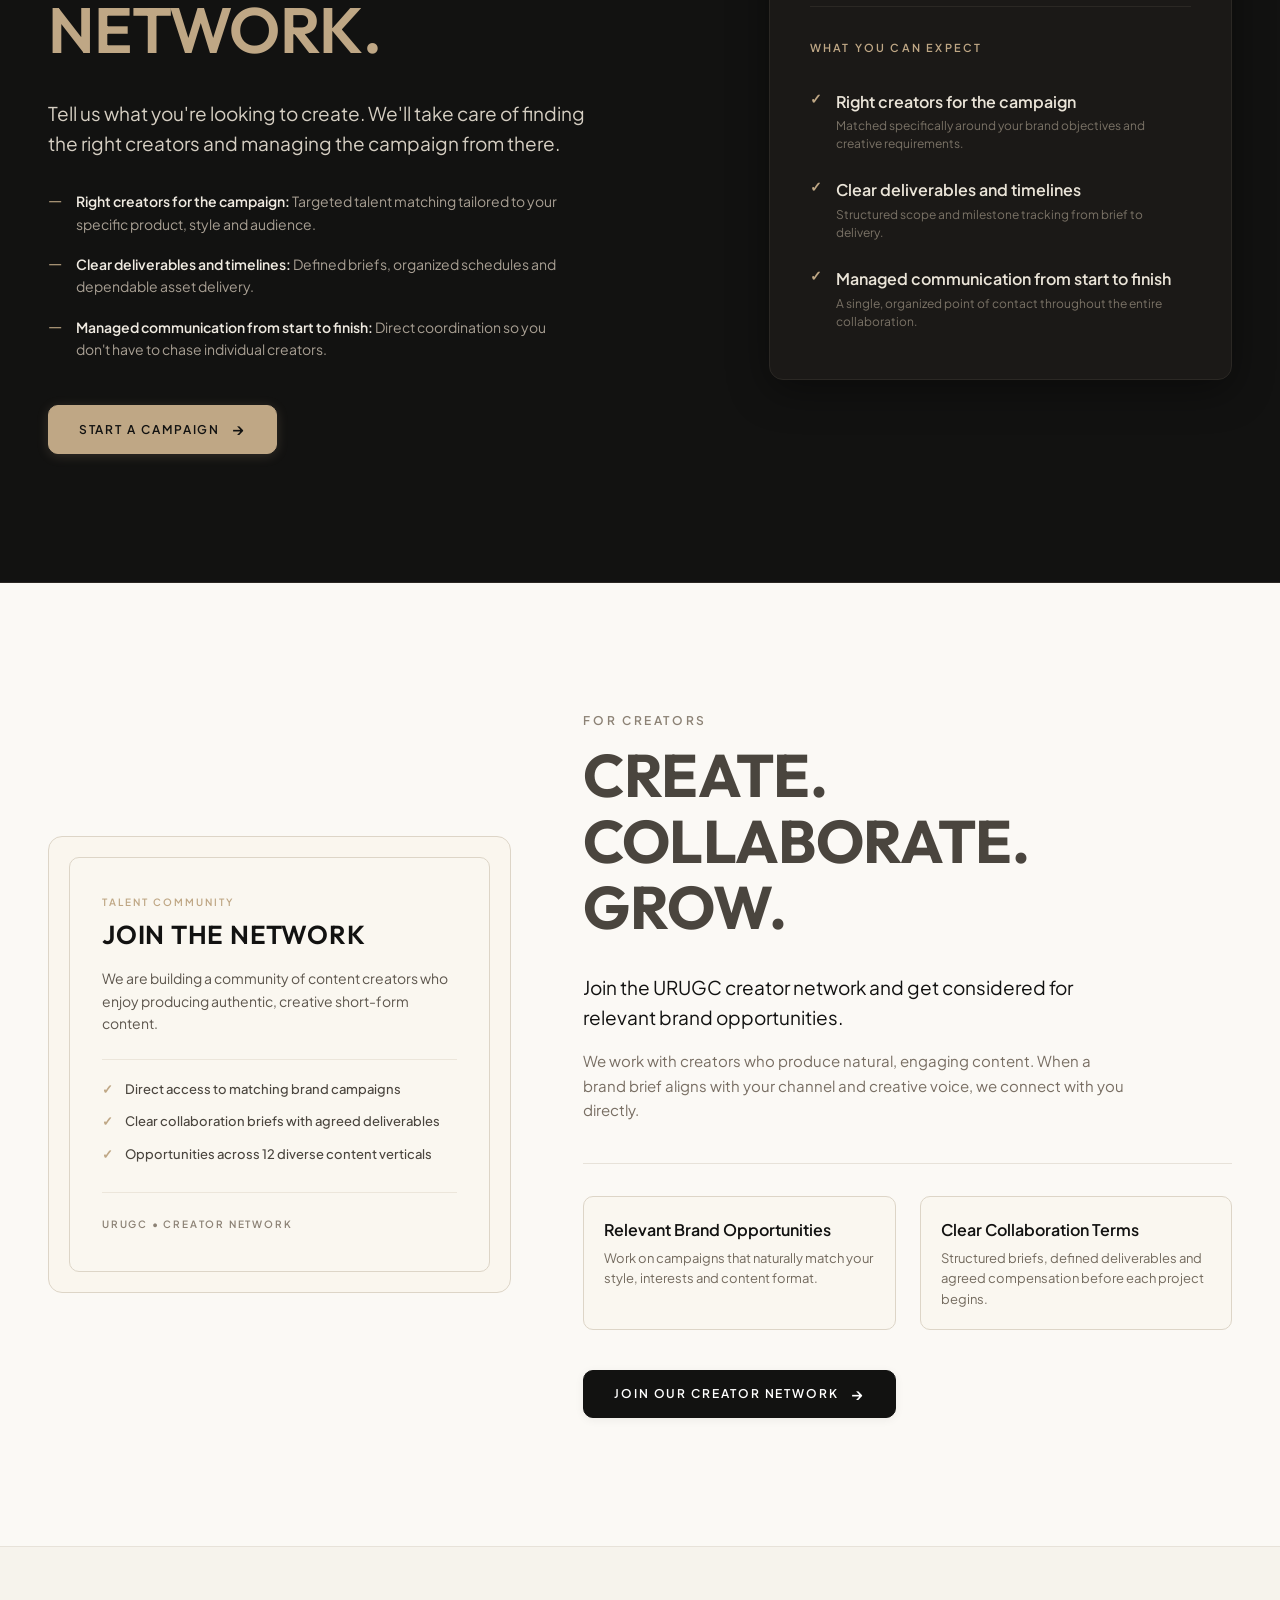
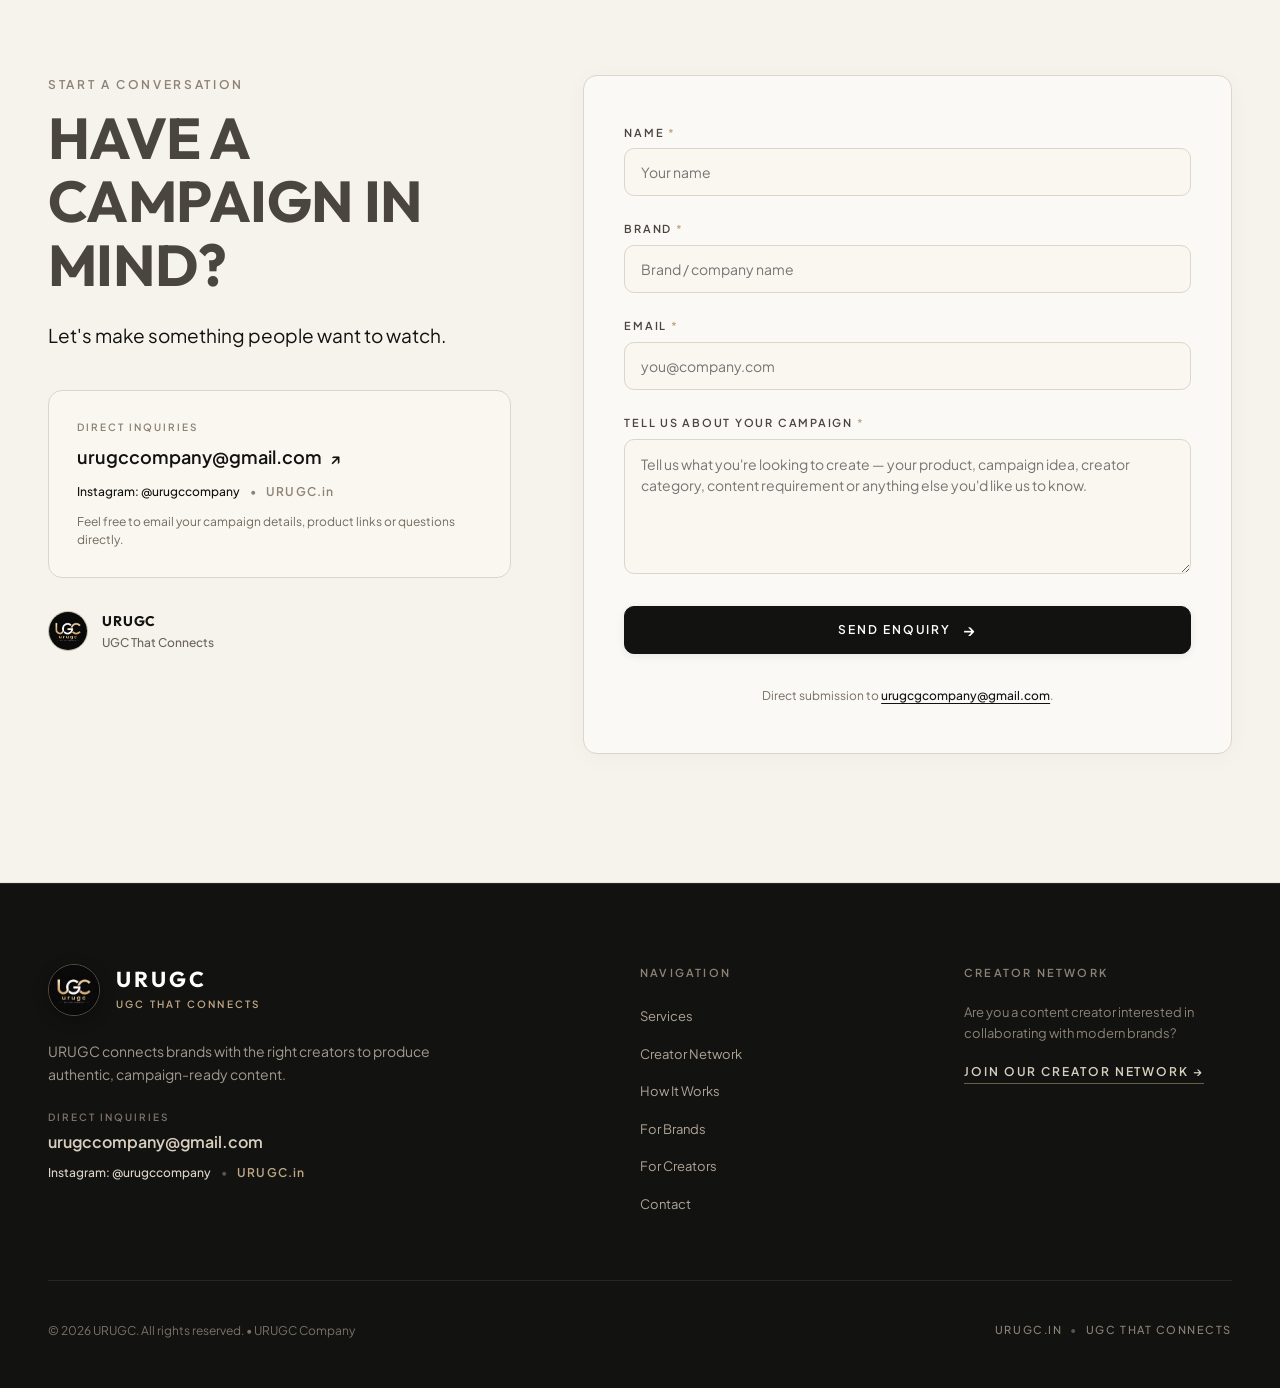
<file: website/index.html>
<!DOCTYPE html>
<html lang="en">
<head>
  <meta charset="UTF-8">
  <meta name="viewport" content="width=device-width, initial-scale=1.0, viewport-fit=cover">
  <title>URUGC — UGC That Connects</title>
  <meta name="description" content="URUGC helps brands connect with relevant creators and build authentic content for their campaigns. Real people. Real content. Real impact.">
  <meta name="keywords" content="UGC, creator marketing, creator collaborations, short-form video, URUGC, URUGC.in">
  
  <!-- Open Graph / Meta -->
  <meta property="og:title" content="URUGC — UGC That Connects">
  <meta property="og:description" content="Real People. Real Content. Real Impact. Authentic creator-led content and campaign coordination.">
  <meta property="og:type" content="website">
  <meta property="og:image" content="assets/images/urugc-logo.jpg">

  <!-- Favicon -->
  <link rel="icon" type="image/jpeg" href="assets/images/urugc-logo.jpg">

  <!-- Google Fonts: Outfit (Display) & Plus Jakarta Sans (Headings & Body) -->
  <link rel="preconnect" href="https://fonts.googleapis.com">
  <link rel="preconnect" href="https://fonts.gstatic.com" crossorigin>
  <link href="https://fonts.googleapis.com/css2?family=Outfit:wght@400;500;600;700&family=Plus+Jakarta+Sans:wght@300;400;500;600;700&display=swap" rel="stylesheet">

  <!-- Core Stylesheet -->
  <link rel="stylesheet" href="assets/css/style.css">
</head>
<body>

  <!-- Top Announcement Bar -->
  <aside class="top-announcement-bar">
    <div class="site-container top-announcement-content">
      <div class="announcement-left">
        <span class="announcement-text-desktop">CREATOR-LED CONTENT • UGC • CAMPAIGN MANAGEMENT</span>
        <span class="announcement-text-mobile">CREATOR-LED CONTENT • UGC</span>
        <span class="announcement-sep">•</span>
        <span class="announcement-domain">URUGC.in</span>
      </div>
      <div class="announcement-right">
        <a href="https://instagram.com/urugccompany" target="_blank" rel="noopener noreferrer" class="announcement-social">
          @urugccompany
        </a>
        <span class="announcement-sep">•</span>
        <a href="mailto:urugccompany@gmail.com" class="announcement-email">
          urugccompany@gmail.com
        </a>
      </div>
    </div>
  </aside>

  <!-- Sticky Luxury Navigation -->
  <header id="site-header" class="site-header">
    <div class="site-container nav-wrapper">
      
      <!-- Brand Logo / Exact Provided Asset -->
      <a href="#hero" class="brand-link" aria-label="URUGC Home">
        <div class="brand-logo-circle">
          <img src="assets/images/urugc-logo.jpg" alt="URUGC Logo" class="brand-logo-img">
        </div>
        <div class="brand-titles">
          <span class="brand-name">URUGC</span>
          <span class="brand-sub">UGC That Connects</span>
        </div>
      </a>

      <!-- Desktop Nav Menu -->
      <nav class="desktop-navigation" aria-label="Primary Navigation">
        <a href="#services" class="nav-item">Services</a>
        <a href="#network" class="nav-item">Creator Network</a>
        <a href="#process" class="nav-item">How It Works</a>
        <a href="#for-brands" class="nav-item">For Brands</a>
        <a href="#for-creators" class="nav-item">For Creators</a>
        <a href="#contact" class="nav-item nav-item-contact">Contact</a>
      </nav>

      <!-- Desktop CTA & Mobile Hamburger -->
      <div class="nav-cta-box">
        <a href="#contact" class="btn-primary btn-nav-cta">
          Start a Campaign
        </a>
        <button id="mobile-toggle-btn" class="mobile-toggle" aria-label="Toggle navigation menu" aria-expanded="false">
          <span class="hamburger-line"></span>
          <span class="hamburger-line"></span>
          <span class="hamburger-line"></span>
        </button>
      </div>

    </div>

    <!-- Mobile Dropdown Navigation -->
    <div id="mobile-menu" class="mobile-drawer">
      <div class="site-container mobile-drawer-inner">
        <nav class="mobile-nav-list">
          <a href="#services" class="mobile-link">Services</a>
          <a href="#network" class="mobile-link">Creator Network</a>
          <a href="#process" class="mobile-link">How It Works</a>
          <a href="#for-brands" class="mobile-link">For Brands</a>
          <a href="#for-creators" class="mobile-link">For Creators</a>
          <a href="#contact" class="mobile-link">Contact</a>
        </nav>
        <div class="mobile-action-group">
          <a href="#contact" class="btn-primary mobile-btn-full">
            Start a Campaign
          </a>
          <button onclick="openCreatorModal()" class="btn-secondary mobile-btn-full">
            Join Our Creator Network
          </button>
        </div>
      </div>
    </div>
  </header>

  <!-- Mobile Menu Backdrop Scrim -->
  <div id="mobile-menu-scrim" class="mobile-menu-scrim" aria-hidden="true"></div>

  <main>
    <!-- HERO SECTION -->
    <section id="hero" class="hero-section">
      <div class="site-container">
        
        <!-- Subtle Editorial Category Tag -->
        <div class="hero-category-tag">
          <span class="category-eyebrow">UGC & Creator Marketing</span>
          <span class="category-divider"></span>
          <span class="category-descriptor">UGC That Connects</span>
        </div>

        <!-- Asymmetrical Editorial Grid -->
        <div class="hero-layout-grid">
          
          <!-- Left Column: Confident Editorial Typography -->
          <div class="hero-text-column">
            <h1 class="hero-main-headline">
              <span class="headline-row">Real People.</span>
              <span class="headline-row accent-gold">Real Content.</span>
              <span class="headline-row">Real Impact.</span>
            </h1>

            <div class="hero-copy-group">
              <p class="hero-lead-text">
                UGC and creator marketing built around content people actually want to watch.
              </p>
              <p class="hero-positioning-text">
                URUGC helps brands connect with relevant creators and build authentic content for their campaigns.
              </p>
            </div>

            <!-- Action CTAs -->
            <div class="hero-cta-row">
              <a href="#contact" class="btn-primary">
                <span>Start a Campaign</span>
                <span class="btn-arrow-icon">→</span>
              </a>
              <button onclick="openCreatorModal()" class="btn-secondary">
                <span>Join Our Creator Network</span>
              </button>
            </div>

            <!-- Qualitative Three-Column Value Proposition (No Fabricated Numbers) -->
            <div class="hero-value-strip">
              <div class="value-item">
                <span class="value-title">Creator Matching</span>
                <span class="value-caption">Connecting brands with creators who fit the campaign brief, audience and content style.</span>
              </div>
              <div class="value-item">
                <span class="value-title">Campaign Support</span>
                <span class="value-caption">Coordinating the process from initial creator selection to content delivery.</span>
              </div>
              <div class="value-item">
                <span class="value-title">UGC Content</span>
                <span class="value-caption">Authentic, creator-led vertical video crafted for modern social platforms.</span>
              </div>
            </div>

          </div>

          <!-- Right Column: Abstract / Editorial Creative Visual Composition (No Fake AI People) -->
          <div class="hero-visual-column">
            <div class="editorial-art-card">
              
              <!-- Abstract Editorial Composition Frame -->
              <div class="abstract-visual-frame">
                <div class="abstract-frame-inner">
                  
                  <!-- Editorial Architectural Header -->
                  <div class="abstract-meta-bar">
                    <span class="abstract-tag">Creative Direction</span>
                  </div>

                  <!-- Central Monograph Composition with Exact Logo -->
                  <div class="abstract-center-monograph">
                    <div class="abstract-logo-circle">
                      <img src="assets/images/urugc-logo.jpg" alt="URUGC Emblem" class="abstract-logo-img">
                    </div>
                    <div class="abstract-monograph-text">
                      <span class="abstract-brand-heading">URUGC</span>
                      <span class="abstract-tagline">UGC That Connects</span>
                    </div>
                  </div>

                  <!-- Abstract Layout Markers -->
                  <div class="abstract-lines-group">
                    <div class="abstract-guide-line"></div>
                    <div class="abstract-guide-line short"></div>
                  </div>

                  <!-- Bottom Editorial Quote -->
                  <div class="abstract-bottom-caption">
                    <span class="caption-label">Brand & Creator Alignment</span>
                    <p class="caption-quote">
                      "Content built on authentic perspective, native pacing and natural storytelling."
                    </p>
                  </div>

                </div>
              </div>

              <!-- Monograph Agency Signature Strip -->
              <div class="art-card-signature">
                <div class="signature-identity">
                  <span class="sig-title">URUGC</span>
                  <span class="sig-sub">Brief • Curate • Create • Deliver</span>
                </div>
                <span class="sig-phase-index">CAMPAIGN WORKFLOW</span>
              </div>

            </div>
          </div>

        </div>

      </div>
    </section>

    <!-- BRAND POSITIONING & APPROACH STRIP -->
    <section class="manifesto-section">
      <div class="site-container">
        <div class="manifesto-grid">
          
          <div class="manifesto-lead-col">
            <span class="section-kicker kicker-gold">Our Approach</span>
            <h2 class="manifesto-heading">
              Authentic content built around real engagement.
            </h2>
          </div>

          <div class="manifesto-narrative-col">
            <p class="manifesto-body">
              URUGC helps brands connect with relevant creators and build authentic content for their campaigns. We simplify creator discovery, matching and campaign coordination so brands can focus on their core product.
            </p>
            <div class="manifesto-pill-row">
              <span class="manifesto-tag"><span class="tag-bullet"></span> Strategic Creator Matching</span>
              <span class="manifesto-tag"><span class="tag-bullet"></span> Platform-Native Content</span>
              <span class="manifesto-tag"><span class="tag-bullet"></span> Clear Coordination</span>
              <span class="manifesto-tag"><span class="tag-bullet"></span> Direct Communication</span>
            </div>
          </div>

        </div>
      </div>
    </section>

    <!-- SERVICES SECTION -->
    <section id="services" class="services-section">
      <div class="site-container">
        
        <!-- Editorial Section Header -->
        <div class="section-title-wrapper">
          <div>
            <span class="section-kicker">Core Capabilities</span>
            <h2 class="section-main-heading">Services</h2>
          </div>
          <p class="section-supporting-desc">
            Focused creator marketing and UGC production designed to make campaign execution straightforward and effective.
          </p>
        </div>

        <!-- 3 Core Services in Editorial Format -->
        <div class="services-editorial-container">
          
          <!-- 01 — UGC CONTENT -->
          <article class="service-editorial-row">
            <div class="service-index-cell">
              <span class="service-numeral">01</span>
            </div>
            <div class="service-core-cell">
              <h3 class="service-title">UGC Content</h3>
              <p class="service-summary">
                Authentic creator-led content designed for modern brands.
              </p>
            </div>
            <div class="service-detail-cell">
              <p class="service-description">
                We produce natural, engaging content built around your brand, product and campaign goals.
              </p>
            </div>
          </article>

          <!-- 02 — CREATOR MARKETING -->
          <article class="service-editorial-row">
            <div class="service-index-cell">
              <span class="service-numeral">02</span>
            </div>
            <div class="service-core-cell">
              <h3 class="service-title">Creator Marketing</h3>
              <p class="service-summary">
                We find and coordinate creators whose audience, niche and content style fit your brand.
              </p>
            </div>
            <div class="service-detail-cell">
              <p class="service-description">
                Strategic creator partnerships tailored to your brand voice and campaign objectives.
              </p>
            </div>
          </article>

          <!-- 03 — CAMPAIGN MANAGEMENT -->
          <article class="service-editorial-row">
            <div class="service-index-cell">
              <span class="service-numeral">03</span>
            </div>
            <div class="service-core-cell">
              <h3 class="service-title">Campaign Management</h3>
              <p class="service-summary">
                From creator selection and briefing to coordination and final content delivery.
              </p>
            </div>
            <div class="service-detail-cell">
              <p class="service-description">
                End-to-end management ensuring clear communication, organized timelines and dependable delivery.
              </p>
            </div>
          </article>

        </div>

      </div>
    </section>

    <!-- OUR CREATOR NETWORK SECTION -->
    <section id="network" class="network-section">
      <div class="site-container">
        
        <div class="network-editorial-grid">
          
          <!-- Narrative & Network Concept -->
          <div class="network-narrative-col">
            <span class="section-kicker">Creator Network</span>
            <h2 class="network-headline">
              A Network Built for Every Brief.
            </h2>
            
            <div class="network-body-wrap">
              <p class="network-lead-statement">
                We connect brands with the right creators across diverse categories and audiences.
              </p>
              <p class="network-philosophy">
                From emerging voices to established creators, we match talent around your specific campaign requirements with clear coordination.
              </p>
            </div>

            <div class="network-action-wrap">
              <button onclick="openCreatorModal()" class="btn-primary">
                <span>Join Our Creator Network</span>
                <span class="btn-arrow-icon">→</span>
              </button>
            </div>

            <div class="network-pillars-grid">
              <div class="pillar-card">
                <span class="pillar-label">Right Fit Matching</span>
                <p class="pillar-text">Creators selected around your product, style and target audience.</p>
              </div>
              <div class="pillar-card">
                <span class="pillar-label">Direct Communication</span>
                <p class="pillar-text">Clear briefing and organized collaboration from start to finish.</p>
              </div>
            </div>
          </div>

          <!-- Category-Based Presentation (12 Creator Categories) -->
          <div class="network-visual-col">
            <div class="category-showcase-card">
              <div class="category-card-header">
                <span class="category-card-kicker">Creator Categories</span>
                <h3 class="category-card-title">Supported Categories</h3>
                <p class="category-card-desc">We match creators across key industries and content styles:</p>
              </div>

              <!-- 12 Categories Grid -->
              <div class="categories-grid-12">
                <div class="category-tile">
                  <span class="tile-number">01</span>
                  <span class="tile-name">Beauty & Skincare</span>
                </div>
                <div class="category-tile">
                  <span class="tile-number">02</span>
                  <span class="tile-name">Fashion & Lifestyle</span>
                </div>
                <div class="category-tile">
                  <span class="tile-number">03</span>
                  <span class="tile-name">Tech & Gadgets</span>
                </div>
                <div class="category-tile">
                  <span class="tile-number">04</span>
                  <span class="tile-name">Food & Beverage</span>
                </div>
                <div class="category-tile">
                  <span class="tile-number">05</span>
                  <span class="tile-name">Fitness & Wellness</span>
                </div>
                <div class="category-tile">
                  <span class="tile-number">06</span>
                  <span class="tile-name">Travel</span>
                </div>
                <div class="category-tile">
                  <span class="tile-number">07</span>
                  <span class="tile-name">Home & Living</span>
                </div>
                <div class="category-tile">
                  <span class="tile-number">08</span>
                  <span class="tile-name">Automotive</span>
                </div>
                <div class="category-tile">
                  <span class="tile-number">09</span>
                  <span class="tile-name">Entertainment</span>
                </div>
                <div class="category-tile">
                  <span class="tile-number">10</span>
                  <span class="tile-name">Education</span>
                </div>
                <div class="category-tile">
                  <span class="tile-number">11</span>
                  <span class="tile-name">Finance</span>
                </div>
                <div class="category-tile">
                  <span class="tile-number">12</span>
                  <span class="tile-name">Gaming</span>
                </div>
              </div>

              <div class="category-card-footer">
                <span class="category-footer-note">Supported creator categories across URUGC.</span>
              </div>
            </div>
          </div>

        </div>

      </div>
    </section>

    <!-- HOW IT WORKS SECTION -->
    <section id="process" class="process-section">
      <div class="site-container">
        
        <div class="section-title-wrapper">
          <div>
            <span class="section-kicker">Straightforward Process</span>
            <h2 class="section-main-heading">How It Works</h2>
          </div>
          <div class="methodology-flow-pill">
            BRIEF → CURATE → CREATE → DELIVER
          </div>
        </div>

        <!-- 4 Step Flow Grid -->
        <div class="methodology-grid">
          
          <!-- Step 1: BRIEF -->
          <div class="method-step-card">
            <div class="step-content">
              <div class="step-header-meta">
                <span class="step-num">Step 01</span>
                <span class="step-phase">Stage I</span>
              </div>
              <h3 class="step-title">Brief</h3>
              <p class="step-tagline">Understand the campaign</p>
              <p class="step-desc">
                Tell us about your brand, product and campaign goals. We help define the requirements and creative direction.
              </p>
            </div>
            <div class="step-deliverable-strip">
              Campaign Direction
            </div>
          </div>

          <!-- Step 2: CURATE -->
          <div class="method-step-card">
            <div class="step-content">
              <div class="step-header-meta">
                <span class="step-num">Step 02</span>
                <span class="step-phase">Stage II</span>
              </div>
              <h3 class="step-title">Curate</h3>
              <p class="step-tagline">Select the right creators</p>
              <p class="step-desc">
                We identify and match creators whose content style, audience and niche naturally fit your brand.
              </p>
            </div>
            <div class="step-deliverable-strip">
              Creator Matching
            </div>
          </div>

          <!-- Step 3: CREATE -->
          <div class="method-step-card">
            <div class="step-content">
              <div class="step-header-meta">
                <span class="step-num">Step 03</span>
                <span class="step-phase">Stage III</span>
              </div>
              <h3 class="step-title">Create</h3>
              <p class="step-tagline">Creators produce the content</p>
              <p class="step-desc">
                Creators produce authentic content aligned with the agreed brief and deliverables.
              </p>
            </div>
            <div class="step-deliverable-strip">
              Content Production
            </div>
          </div>

          <!-- Step 4: DELIVER -->
          <div class="method-step-card">
            <div class="step-content">
              <div class="step-header-meta">
                <span class="step-num">Step 04</span>
                <span class="step-phase">Stage IV</span>
              </div>
              <h3 class="step-title">Deliver</h3>
              <p class="step-tagline">We coordinate and deliver</p>
              <p class="step-desc">
                We coordinate the workflow and deliver the completed, campaign-ready content to your team.
              </p>
            </div>
            <div class="step-deliverable-strip">
              Final Delivery
            </div>
          </div>

        </div>

      </div>
    </section>

    <!-- FOR BRANDS SECTION -->
    <section id="for-brands" class="brands-section">
      <div class="site-container">
        
        <div class="brands-editorial-grid">
          
          <div class="brands-text-col">
            <span class="section-kicker kicker-gold">For Brands</span>
            <h2 class="brands-headline">
              Your Brief.<br>
              <span class="gold-highlight">Our Creative Network.</span>
            </h2>

            <div class="brands-summary-wrap">
              <p class="brands-intro-statement">
                Tell us what you're looking to create. We'll take care of finding the right creators and managing the campaign from there.
              </p>
            </div>

            <div class="brands-benefits-list">
              <div class="brand-benefit-item">
                <span class="dash-bullet">—</span>
                <span><strong>Right creators for the campaign:</strong> Targeted talent matching tailored to your specific product, style and audience.</span>
              </div>
              <div class="brand-benefit-item">
                <span class="dash-bullet">—</span>
                <span><strong>Clear deliverables and timelines:</strong> Defined briefs, organized schedules and dependable asset delivery.</span>
              </div>
              <div class="brand-benefit-item">
                <span class="dash-bullet">—</span>
                <span><strong>Managed communication from start to finish:</strong> Direct coordination so you don't have to chase individual creators.</span>
              </div>
            </div>

            <div class="brands-action-wrap">
              <a href="#contact" class="btn-inverted">
                <span>Start a Campaign</span>
                <span class="btn-arrow-icon">→</span>
              </a>
            </div>
          </div>

          <!-- Right: What You Can Expect Card -->
          <div class="brands-card-col">
            <div class="brand-prestige-card">
              <div class="prestige-card-top">
                <div class="prestige-brand-identity">
                  <div class="prestige-logo-frame">
                    <img src="assets/images/urugc-logo.jpg" alt="URUGC Emblem" class="prestige-logo-img">
                  </div>
                  <span class="prestige-brand-name">URUGC</span>
                </div>
                <span class="prestige-badge-pill">Client Standards</span>
              </div>

              <div class="prestige-metrics-stack">
                <span class="expect-header">WHAT YOU CAN EXPECT</span>

                <div class="expect-item">
                  <span class="expect-bullet">✓</span>
                  <div class="expect-text">
                    <span class="expect-title">Right creators for the campaign</span>
                    <p class="expect-desc">Matched specifically around your brand objectives and creative requirements.</p>
                  </div>
                </div>

                <div class="expect-item">
                  <span class="expect-bullet">✓</span>
                  <div class="expect-text">
                    <span class="expect-title">Clear deliverables and timelines</span>
                    <p class="expect-desc">Structured scope and milestone tracking from brief to delivery.</p>
                  </div>
                </div>

                <div class="expect-item">
                  <span class="expect-bullet">✓</span>
                  <div class="expect-text">
                    <span class="expect-title">Managed communication from start to finish</span>
                    <p class="expect-desc">A single, organized point of contact throughout the entire collaboration.</p>
                  </div>
                </div>

              </div>
            </div>
          </div>

        </div>

      </div>
    </section>

    <!-- FOR CREATORS SECTION -->
    <section id="for-creators" class="creators-section">
      <div class="site-container">
        
        <div class="creators-editorial-grid">
          
          <!-- Left: Clean Editorial Graphic Card (No Fake AI People) -->
          <div class="creators-visual-col">
            <div class="creator-art-container">
              <div class="creator-info-box">
                <span class="creator-info-kicker">Talent Community</span>
                <h3 class="creator-info-heading">Join the Network</h3>
                <p class="creator-info-desc">
                  We are building a community of content creators who enjoy producing authentic, creative short-form content.
                </p>

                <div class="creator-checklist">
                  <div class="checklist-row">
                    <span class="check-icon">✓</span>
                    <span>Direct access to matching brand campaigns</span>
                  </div>
                  <div class="checklist-row">
                    <span class="check-icon">✓</span>
                    <span>Clear collaboration briefs with agreed deliverables</span>
                  </div>
                  <div class="checklist-row">
                    <span class="check-icon">✓</span>
                    <span>Opportunities across 12 diverse content verticals</span>
                  </div>
                </div>

                <div class="creator-box-footer">
                  <span class="creator-footer-tag">URUGC • CREATOR NETWORK</span>
                </div>
              </div>
            </div>
          </div>

          <!-- Right: Editorial Copy & CTA -->
          <div class="creators-narrative-col">
            <span class="section-kicker">For Creators</span>
            <h2 class="creators-headline">
              CREATE. COLLABORATE. GROW.
            </h2>

            <div class="creators-body-wrap">
              <p class="creators-lead-statement">
                Join the URUGC creator network and get considered for relevant brand opportunities.
              </p>
              <p class="creators-philosophy">
                We work with creators who produce natural, engaging content. When a brand brief aligns with your channel and creative voice, we connect with you directly.
              </p>
            </div>

            <!-- Creator Terms (Crisp & Grounded) -->
            <div class="creators-perks-grid">
              <div class="creator-perk-box">
                <span class="perk-title">Relevant Brand Opportunities</span>
                <p class="perk-desc">Work on campaigns that naturally match your style, interests and content format.</p>
              </div>
              <div class="creator-perk-box">
                <span class="perk-title">Clear Collaboration Terms</span>
                <p class="perk-desc">Structured briefs, defined deliverables and agreed compensation before each project begins.</p>
              </div>
            </div>

            <div class="creators-action-wrap">
              <button onclick="openCreatorModal()" class="btn-primary">
                <span>Join Our Creator Network</span>
                <span class="btn-arrow-icon">→</span>
              </button>
            </div>
          </div>

        </div>

      </div>
    </section>

    <!-- CONTACT SECTION (CLEAN 4-FIELD ENQUIRY FORM) -->
    <section id="contact" class="contact-section">
      <div class="site-container">
        
        <div class="contact-editorial-grid">
          
          <!-- Contact Headline & Direct Agency Details -->
          <div class="contact-info-col">
            <span class="section-kicker">Start a Conversation</span>
            <h2 class="contact-headline">
              Have A Campaign In Mind?
            </h2>
            <p class="contact-lead-statement">
              Let's make something people want to watch.
            </p>

            <div class="contact-inquiry-box">
              <span class="inquiry-box-label">Direct Inquiries</span>
              <a href="mailto:urugccompany@gmail.com" class="inquiry-direct-email" title="Click to email urugccompany@gmail.com">
                <span>urugccompany@gmail.com</span>
                <span class="inquiry-arrow-icon">↗</span>
              </a>
              <div class="inquiry-social-row">
                <a href="https://instagram.com/urugccompany" target="_blank" rel="noopener noreferrer" class="inquiry-social-link">
                  Instagram: @urugccompany
                </a>
                <span class="inquiry-sep">•</span>
                <span class="inquiry-web-badge">URUGC.in</span>
              </div>
              <p class="inquiry-response-note">
                Feel free to email your campaign details, product links or questions directly.
              </p>
            </div>

            <!-- Brand Assurance Pill -->
            <div class="agency-assurance-pill">
              <div class="assurance-logo-wrap">
                <img src="assets/images/urugc-logo.jpg" alt="URUGC Logo" class="assurance-logo-img">
              </div>
              <div class="assurance-text-col">
                <span class="assurance-brand-name">URUGC</span>
                <span class="assurance-tagline">UGC That Connects</span>
              </div>
            </div>

          </div>

          <!-- Clean Luxury Enquiry Form (Exactly 4 Fields) -->
          <div class="contact-form-col">
            <div class="luxury-form-card">
              
              <form id="campaign-enquiry-form" onsubmit="handleEnquirySubmit(event)" class="campaign-form">
                
                <!-- Form Feedback Banner -->
                <div id="form-feedback" class="form-feedback-banner hidden" role="alert"></div>

                <!-- Field 1: Name / Contact Person -->
                <div class="form-group">
                  <label for="name" class="form-label">
                    Name <span class="required-star">*</span>
                  </label>
                  <input 
                    type="text" 
                    id="name" 
                    name="name" 
                    required 
                    placeholder="Your name"
                    class="luxury-text-input"
                  >
                </div>

                <!-- Field 2: Brand / Company Name -->
                <div class="form-group">
                  <label for="brand" class="form-label">
                    Brand <span class="required-star">*</span>
                  </label>
                  <input 
                    type="text" 
                    id="brand" 
                    name="brand" 
                    required 
                    placeholder="Brand / company name"
                    class="luxury-text-input"
                  >
                </div>

                <!-- Field 3: Email -->
                <div class="form-group">
                  <label for="email" class="form-label">
                    Email <span class="required-star">*</span>
                  </label>
                  <input 
                    type="email" 
                    id="email" 
                    name="email" 
                    required 
                    placeholder="you@company.com"
                    class="luxury-text-input"
                  >
                </div>

                <!-- Field 4: Message / Campaign Requirement -->
                <div class="form-group">
                  <label for="message" class="form-label">
                    Tell us about your campaign <span class="required-star">*</span>
                  </label>
                  <textarea 
                    id="message" 
                    name="message" 
                    rows="5" 
                    required
                    placeholder="Tell us what you're looking to create — your product, campaign idea, creator category, content requirement or anything else you'd like us to know."
                    class="luxury-textarea-input"
                  ></textarea>
                </div>

                <!-- Submit Button -->
                <div class="form-submit-container">
                  <button 
                    type="submit" 
                    id="submit-enquiry-btn"
                    class="btn-primary-full"
                  >
                    <span>Send Enquiry</span>
                    <span class="btn-arrow-icon">→</span>
                  </button>
                </div>

                <p class="form-disclaimer">
                  Direct submission to <a href="mailto:urugcgcompany@gmail.com" class="text-link">urugcgcompany@gmail.com</a>.
                </p>

              </form>

            </div>
          </div>

        </div>

      </div>
    </section>

  </main>

  <!-- CREATOR NETWORK APPLICATION MODAL / DRAWER -->
  <div id="creator-modal" class="modal-root hidden" aria-labelledby="creator-modal-title" role="dialog" aria-modal="true">
    <div class="modal-scrim" onclick="closeCreatorModal()"></div>

    <div class="modal-drawer-panel">
      <div class="drawer-content-box">
        
        <div>
          <div class="drawer-header">
            <div>
              <span class="drawer-kicker">Creator Network</span>
              <h3 id="creator-modal-title" class="drawer-headline">
                Join Creator Network
              </h3>
            </div>
            <button onclick="closeCreatorModal()" class="drawer-close-btn" aria-label="Close modal">
              ✕
            </button>
          </div>

          <p class="drawer-intro-text">
            Join the URUGC creator network to be considered for relevant brand opportunities. Tell us about your channels and content niche:
          </p>

          <form id="creator-form" onsubmit="handleCreatorSubmit(event)" class="drawer-form-stack">
            <div id="creator-feedback" class="form-feedback-banner hidden" role="alert"></div>

            <div class="form-group">
              <label for="c-name" class="form-label-compact">Full Name *</label>
              <input type="text" id="c-name" name="c_name" required placeholder="Your full name" class="luxury-compact-input">
            </div>

            <div class="form-group">
              <label for="c-email" class="form-label-compact">Email Address *</label>
              <input type="email" id="c-email" name="c_email" required placeholder="you@email.com" class="luxury-compact-input">
            </div>

            <div class="form-group">
              <label for="c-handle" class="form-label-compact">Social Handle / Profile Link *</label>
              <input type="text" id="c-handle" name="c_handle" required placeholder="@yourhandle (TikTok, Instagram or YouTube)" class="luxury-compact-input">
            </div>

            <div class="form-group">
              <label for="c-niche" class="form-label-compact">Primary Category *</label>
              <select id="c-niche" name="c_niche" required class="luxury-compact-select">
                <option value="" disabled selected>Select your primary category</option>
                <option value="Beauty & Skincare">Beauty & Skincare</option>
                <option value="Fashion & Lifestyle">Fashion & Lifestyle</option>
                <option value="Tech & Gadgets">Tech & Gadgets</option>
                <option value="Food & Beverage">Food & Beverage</option>
                <option value="Fitness & Wellness">Fitness & Wellness</option>
                <option value="Travel">Travel</option>
                <option value="Home & Living">Home & Living</option>
                <option value="Automotive">Automotive</option>
                <option value="Entertainment">Entertainment</option>
                <option value="Education">Education</option>
                <option value="Finance">Finance</option>
                <option value="Gaming">Gaming</option>
                <option value="Other / Multi-niche">Other / Multi-niche</option>
              </select>
            </div>

            <div class="form-group">
              <label for="c-portfolio" class="form-label-compact">Portfolio / Video Reel Link (Optional)</label>
              <input type="url" id="c-portfolio" name="c_portfolio" placeholder="https://..." class="luxury-compact-input">
            </div>

            <div class="drawer-submit-wrap">
              <button type="submit" id="submit-creator-btn" class="btn-primary-full">
                <span>Submit Creator Profile</span>
                <span class="btn-arrow-icon">→</span>
              </button>
            </div>
          </form>
        </div>

        <div class="drawer-footer-note">
          URUGC • Creator Network
        </div>

      </div>
    </div>
  </div>

  <!-- MINIMALIST LUXURY FOOTER -->
  <footer class="site-footer">
    <div class="site-container">
      
      <!-- Top Brand Row -->
      <div class="footer-primary-grid">
        
        <!-- Exact Logo & Positioning -->
        <div class="footer-identity-col">
          <div class="footer-brand-header">
            <div class="footer-logo-frame">
              <img src="assets/images/urugc-logo.jpg" alt="URUGC Logo" class="footer-logo-image">
            </div>
            <div>
              <span class="footer-title">URUGC</span>
              <span class="footer-motto">UGC That Connects</span>
            </div>
          </div>
          <p class="footer-manifesto-text">
            URUGC connects brands with the right creators to produce authentic, campaign-ready content.
          </p>
          <div class="footer-inquiry-box">
            <span class="footer-inquiry-label">Direct Inquiries</span>
            <a href="mailto:urugccompany@gmail.com" class="footer-inquiry-email">
              urugccompany@gmail.com
            </a>
            <div class="footer-social-row">
              <a href="https://instagram.com/urugccompany" target="_blank" rel="noopener noreferrer" class="footer-social-link">
                Instagram: @urugccompany
              </a>
              <span class="footer-sep">•</span>
              <span class="footer-domain-badge">URUGC.in</span>
            </div>
          </div>
        </div>

        <!-- Navigation Columns -->
        <div class="footer-nav-col">
          <span class="footer-col-heading">Navigation</span>
          <ul class="footer-nav-links">
            <li><a href="#services">Services</a></li>
            <li><a href="#network">Creator Network</a></li>
            <li><a href="#process">How It Works</a></li>
            <li><a href="#for-brands">For Brands</a></li>
            <li><a href="#for-creators">For Creators</a></li>
            <li><a href="#contact">Contact</a></li>
          </ul>
        </div>

        <div class="footer-standard-col">
          <span class="footer-col-heading">Creator Network</span>
          <p class="footer-standard-desc">
            Are you a content creator interested in collaborating with modern brands?
          </p>
          <button onclick="openCreatorModal()" class="footer-apply-trigger">
            Join Our Creator Network →
          </button>
        </div>

      </div>

      <!-- Bottom Row -->
      <div class="footer-secondary-row">
        <div>
          © 2026 URUGC. All rights reserved. • URUGC Company
        </div>
        <div class="footer-legal-items">
          <span>URUGC.in</span>
          <span class="meta-dot">•</span>
          <span>UGC That Connects</span>
        </div>
      </div>

    </div>
  </footer>

  <!-- Form Submission Configuration -->
  <script src="assets/js/form-config.js"></script>

  <!-- Main JavaScript File -->
  <script src="assets/js/main.js"></script>
</body>
</html>
</file>
<file: assets/css/style.css>
/* ==========================================================================
   URUGC — LUXURY EDITORIAL & CREATIVE AGENCY STYLESHEET
   Refined Mobile Responsiveness Pass: 360px, 375px, 390px, 414px, 768px+
   ========================================================================== */

:root {
  /* Core Palette */
  --bg-ivory: #FBF9F5;
  --bg-ivory-alt: #F6F3EC;
  --bg-card: #FAF7F0;
  --bg-dark: #121211;
  --bg-dark-surface: #1B1917;
  --bg-dark-card: #181615;

  /* Typographic & Accent Tones */
  --color-charcoal: #121211;
  --color-charcoal-light: #2A2622;
  --color-body: #4A453E;
  --color-muted: #786E63;
  --color-taupe: #8C8275;
  --color-beige-light: #DDD5C7;
  --color-gold: #BFA785;
  --color-gold-hover: #A8906E;
  --color-white: #FFFFFF;

  /* Borders & Hairlines */
  --border-light: #E7E2D9;
  --border-card: #DDD5C7;
  --border-dark: #2B2824;

  /* Typography System (Strictly 3 unified roles) */
  --font-display: 'Outfit', -apple-system, BlinkMacSystemFont, 'Segoe UI', sans-serif;
  --font-heading: 'Plus Jakarta Sans', -apple-system, BlinkMacSystemFont, 'Segoe UI', sans-serif;
  --font-body: 'Plus Jakarta Sans', -apple-system, BlinkMacSystemFont, 'Segoe UI', sans-serif;

  /* Rounded Visual Language (Subtle & Premium) */
  --radius-xs: 4px;
  --radius-sm: 6px;
  --radius-md: 10px;
  --radius-lg: 14px;
  --radius-xl: 18px;
  --radius-full: 9999px;

  /* Transitions */
  --transition-fast: 0.2s cubic-bezier(0.16, 1, 0.3, 1);
  --transition-smooth: 0.35s cubic-bezier(0.16, 1, 0.3, 1);
}

/* Reset & Viewport Confinement */
*, *::before, *::after {
  box-sizing: border-box;
  margin: 0;
  padding: 0;
}

html {
  font-size: 16px;
  -webkit-font-smoothing: antialiased;
  -moz-osx-font-smoothing: grayscale;
  scroll-behavior: smooth;
  overflow-x: hidden;
  width: 100%;
  -webkit-text-size-adjust: 100%;
}

body {
  font-family: var(--font-body);
  background-color: var(--bg-ivory);
  color: var(--color-body);
  line-height: 1.6;
  position: relative;
  overflow-x: hidden;
  width: 100%;
  max-width: 100vw;
}

body.menu-open {
  overflow: hidden;
}

/* Base Utility Containers */
.site-container {
  width: 100%;
  max-width: 1280px;
  margin-left: auto;
  margin-right: auto;
  padding-left: 1.25rem;
  padding-right: 1.25rem;
}

@media (max-width: 380px) {
  .site-container {
    padding-left: 1rem;
    padding-right: 1rem;
  }
}

@media (min-width: 768px) {
  .site-container {
    padding-left: 2.5rem;
    padding-right: 2.5rem;
  }
}

@media (min-width: 1200px) {
  .site-container {
    padding-left: 3rem;
    padding-right: 3rem;
  }
}

/* Typography Accents */
.accent-gold {
  color: var(--color-gold);
  font-weight: 700;
}

.section-kicker {
  display: block;
  font-family: var(--font-heading);
  font-size: 0.6875rem;
  text-transform: uppercase;
  letter-spacing: 0.2em;
  color: var(--color-taupe);
  font-weight: 600;
  margin-bottom: 0.5rem;
}

@media (min-width: 768px) {
  .section-kicker {
    font-size: 0.75rem;
    letter-spacing: 0.22em;
    margin-bottom: 0.75rem;
  }
}

.kicker-gold {
  color: var(--color-gold);
}

/* Rounded, Premium Interactive Buttons */
.btn-primary {
  display: inline-flex;
  align-items: center;
  justify-content: center;
  gap: 0.75rem;
  min-height: 48px;
  background-color: var(--color-charcoal);
  color: var(--color-white);
  padding: 0.875rem 1.85rem;
  font-family: var(--font-heading);
  font-size: 0.75rem;
  text-transform: uppercase;
  letter-spacing: 0.16em;
  font-weight: 600;
  text-decoration: none;
  border: 1px solid var(--color-charcoal);
  border-radius: var(--radius-md);
  cursor: pointer;
  transition: all var(--transition-fast);
  box-shadow: 0 2px 10px rgba(0, 0, 0, 0.06);
  -webkit-tap-highlight-color: transparent;
}

.btn-primary:hover {
  background-color: #2C2824;
  border-color: #2C2824;
  transform: translateY(-2px);
  box-shadow: 0 4px 16px rgba(0, 0, 0, 0.12);
}

.btn-primary-sm {
  display: inline-flex;
  align-items: center;
  justify-content: center;
  min-height: 38px;
  background-color: var(--color-charcoal);
  color: var(--color-white);
  padding: 0.65rem 1.35rem;
  font-family: var(--font-heading);
  font-size: 0.6875rem;
  text-transform: uppercase;
  letter-spacing: 0.14em;
  font-weight: 600;
  text-decoration: none;
  border: 1px solid var(--color-charcoal);
  border-radius: var(--radius-md);
  cursor: pointer;
  transition: all var(--transition-fast);
}

.btn-primary-sm:hover {
  background-color: #2C2824;
  transform: translateY(-1px);
}

.btn-secondary {
  display: inline-flex;
  align-items: center;
  justify-content: center;
  min-height: 48px;
  background-color: transparent;
  color: var(--color-charcoal);
  padding: 0.875rem 1.85rem;
  font-family: var(--font-heading);
  font-size: 0.75rem;
  text-transform: uppercase;
  letter-spacing: 0.16em;
  font-weight: 600;
  text-decoration: none;
  border: 1px solid var(--color-charcoal);
  border-radius: var(--radius-md);
  cursor: pointer;
  transition: all var(--transition-fast);
  -webkit-tap-highlight-color: transparent;
}

.btn-secondary:hover {
  background-color: var(--color-charcoal);
  color: var(--color-white);
  transform: translateY(-2px);
}

.btn-inverted {
  display: inline-flex;
  align-items: center;
  justify-content: center;
  gap: 0.75rem;
  min-height: 48px;
  background-color: var(--color-gold);
  color: var(--color-charcoal);
  padding: 0.875rem 1.85rem;
  font-family: var(--font-heading);
  font-size: 0.75rem;
  text-transform: uppercase;
  letter-spacing: 0.16em;
  font-weight: 600;
  text-decoration: none;
  border: 1px solid var(--color-gold);
  border-radius: var(--radius-md);
  cursor: pointer;
  transition: all var(--transition-fast);
  box-shadow: 0 2px 12px rgba(191, 167, 133, 0.2);
}

.btn-inverted:hover {
  background-color: #CCA570;
  border-color: #CCA570;
  transform: translateY(-2px);
}

.btn-primary-full {
  width: 100%;
  display: inline-flex;
  align-items: center;
  justify-content: center;
  gap: 0.75rem;
  min-height: 48px;
  background-color: var(--color-charcoal);
  color: var(--color-white);
  padding: 0.95rem 1.75rem;
  font-family: var(--font-heading);
  font-size: 0.75rem;
  text-transform: uppercase;
  letter-spacing: 0.16em;
  font-weight: 600;
  border: 1px solid var(--color-charcoal);
  border-radius: var(--radius-md);
  cursor: pointer;
  transition: all var(--transition-fast);
  box-shadow: 0 2px 10px rgba(0, 0, 0, 0.08);
}

.btn-primary-full:hover {
  background-color: #2C2824;
  border-color: #2C2824;
  transform: translateY(-2px);
}

.btn-arrow-icon {
  font-size: 1rem;
  line-height: 1;
  transition: transform var(--transition-fast);
}

.btn-primary:hover .btn-arrow-icon,
.btn-inverted:hover .btn-arrow-icon,
.btn-primary-full:hover .btn-arrow-icon {
  transform: translateX(4px);
}

/* ==========================================================================
   TOP ANNOUNCEMENT BAR
   ========================================================================== */
.top-announcement-bar {
  background-color: var(--bg-dark);
  color: #DDD6CB;
  font-family: var(--font-heading);
  font-size: 0.6875rem;
  text-transform: uppercase;
  letter-spacing: 0.16em;
  padding: 0.5rem 0;
  border-bottom: 1px solid #242220;
}

.top-announcement-content {
  display: flex;
  align-items: center;
  justify-content: space-between;
}

.announcement-left {
  display: flex;
  align-items: center;
  gap: 0.625rem;
}

.announcement-text-mobile {
  display: none;
}

.announcement-text-desktop {
  display: inline;
}

.announcement-right {
  display: flex;
  align-items: center;
  gap: 0.75rem;
}

.announcement-sep {
  color: #555;
  font-size: 0.625rem;
}

.announcement-social {
  color: #DDD6CB;
  text-decoration: none;
  transition: color var(--transition-fast);
}

.announcement-social:hover {
  color: var(--color-gold);
}

.announcement-domain {
  color: var(--color-gold);
  letter-spacing: 0.16em;
  font-weight: 600;
}

.announcement-email {
  color: var(--color-gold);
  text-decoration: none;
  font-weight: 500;
  transition: color var(--transition-fast);
}

.announcement-email:hover {
  color: var(--color-white);
}

@media (max-width: 640px) {
  .top-announcement-content {
    justify-content: center;
  }
  .announcement-left {
    justify-content: center;
    width: 100%;
  }
  .announcement-text-desktop {
    display: none;
  }
  .announcement-text-mobile {
    display: inline;
    font-size: 0.625rem;
    letter-spacing: 0.1em;
  }
  .announcement-domain {
    font-size: 0.625rem;
    letter-spacing: 0.1em;
  }
  .announcement-right {
    display: none;
  }
}

@media (max-width: 380px) {
  .top-announcement-bar {
    padding: 0.375rem 0;
  }
  .announcement-text-mobile {
    font-size: 0.5625rem;
    letter-spacing: 0.06em;
  }
  .announcement-domain {
    font-size: 0.5625rem;
    letter-spacing: 0.06em;
  }
}

/* ==========================================================================
   STICKY NAVIGATION HEADER
   ========================================================================== */
.site-header {
  position: sticky;
  top: 0;
  z-index: 100;
  background-color: rgba(251, 249, 245, 0.96);
  backdrop-filter: blur(14px);
  -webkit-backdrop-filter: blur(14px);
  border-bottom: 1px solid var(--border-light);
  transition: background-color var(--transition-fast), box-shadow var(--transition-fast);
}

.site-header.scrolled {
  background-color: rgba(251, 249, 245, 0.98);
  box-shadow: 0 4px 20px rgba(0, 0, 0, 0.04);
}

.nav-wrapper {
  display: flex;
  align-items: center;
  justify-content: space-between;
  height: 4.25rem; /* Compact mobile header */
}

@media (min-width: 960px) {
  .nav-wrapper {
    height: 5.25rem; /* Desktop header */
  }
}

.brand-link {
  display: flex;
  align-items: center;
  gap: 0.625rem;
  text-decoration: none;
  color: inherit;
}

@media (min-width: 640px) {
  .brand-link {
    gap: 0.875rem;
  }
}

.brand-logo-circle {
  width: 2.35rem;
  height: 2.35rem;
  border-radius: 50%;
  overflow: hidden;
  border: 1px solid var(--border-card);
  box-shadow: 0 2px 8px rgba(0,0,0,0.04);
  transition: transform var(--transition-fast);
  flex-shrink: 0;
  aspect-ratio: 1 / 1;
}

@media (min-width: 960px) {
  .brand-logo-circle {
    width: 2.75rem;
    height: 2.75rem;
  }
}

.brand-link:hover .brand-logo-circle {
  transform: scale(1.05);
}

.brand-logo-img {
  width: 100%;
  height: 100%;
  object-fit: cover;
  display: block;
}

.brand-titles {
  display: flex;
  flex-direction: column;
}

.brand-name {
  font-family: var(--font-display);
  font-size: 1.15rem;
  letter-spacing: 0.1em;
  font-weight: 700;
  color: var(--color-charcoal);
  line-height: 1.1;
}

@media (min-width: 960px) {
  .brand-name {
    font-size: 1.25rem;
    letter-spacing: 0.12em;
  }
}

.brand-sub {
  font-family: var(--font-heading);
  font-size: 0.5625rem;
  text-transform: uppercase;
  letter-spacing: 0.16em;
  color: var(--color-taupe);
  font-weight: 600;
  margin-top: 0.1rem;
}

@media (min-width: 960px) {
  .brand-sub {
    font-size: 0.625rem;
    letter-spacing: 0.2em;
    margin-top: 0.15rem;
  }
}

.desktop-navigation {
  display: none;
  align-items: center;
  gap: 2.25rem;
  margin-left: auto;
  margin-right: 2rem;
}

@media (min-width: 960px) {
  .desktop-navigation {
    display: flex;
  }
}

.nav-item {
  font-family: var(--font-heading);
  font-size: 0.75rem;
  text-transform: uppercase;
  letter-spacing: 0.16em;
  font-weight: 500;
  color: #4A453E;
  text-decoration: none;
  position: relative;
  padding: 0.25rem 0;
  transition: color var(--transition-fast);
}

.nav-item::after {
  content: '';
  position: absolute;
  bottom: 0;
  left: 0;
  width: 0;
  height: 1.5px;
  background-color: var(--color-charcoal);
  transition: width var(--transition-fast);
  border-radius: var(--radius-xs);
}

.nav-item:hover {
  color: var(--color-charcoal);
}

.nav-item:hover::after {
  width: 100%;
}

.nav-cta-box {
  display: flex;
  align-items: center;
  gap: 0.75rem;
}

.btn-nav-cta {
  display: none;
}

@media (min-width: 640px) {
  .btn-nav-cta {
    display: inline-flex;
  }
}

/* Mobile Hamburger Toggle - 44x44px Touch Target */
.mobile-toggle {
  display: flex;
  flex-direction: column;
  justify-content: center;
  align-items: center;
  gap: 5px;
  width: 2.75rem;
  height: 2.75rem;
  min-width: 44px;
  min-height: 44px;
  background: transparent;
  border: none;
  cursor: pointer;
  padding: 0.5rem;
  border-radius: var(--radius-sm);
  transition: background-color var(--transition-fast);
  -webkit-tap-highlight-color: transparent;
}

.mobile-toggle:hover {
  background-color: rgba(0, 0, 0, 0.04);
}

@media (min-width: 960px) {
  .mobile-toggle {
    display: none;
  }
}

.hamburger-line {
  width: 22px;
  height: 2px;
  background-color: var(--color-charcoal);
  border-radius: var(--radius-xs);
  transition: transform 0.25s cubic-bezier(0.16, 1, 0.3, 1), opacity 0.2s ease;
  transform-origin: center;
}

/* Animated Hamburger to X */
.mobile-toggle[aria-expanded="true"] .hamburger-line:nth-child(1) {
  transform: translateY(7px) rotate(45deg);
}

.mobile-toggle[aria-expanded="true"] .hamburger-line:nth-child(2) {
  opacity: 0;
  transform: scaleX(0);
}

.mobile-toggle[aria-expanded="true"] .hamburger-line:nth-child(3) {
  transform: translateY(-7px) rotate(-45deg);
}

/* Backdrop Scrim for Mobile Menu */
.mobile-menu-scrim {
  position: fixed;
  top: 0;
  left: 0;
  width: 100vw;
  height: 100vh;
  background-color: rgba(18, 18, 17, 0.45);
  backdrop-filter: blur(4px);
  -webkit-backdrop-filter: blur(4px);
  z-index: 98;
  opacity: 0;
  visibility: hidden;
  pointer-events: none;
  transition: opacity 0.3s ease, visibility 0.3s ease;
}

.mobile-menu-scrim.active {
  opacity: 1;
  visibility: visible;
  pointer-events: auto;
}

/* Mobile Drawer */
.mobile-drawer {
  position: absolute;
  top: 100%;
  left: 0;
  width: 100%;
  background-color: var(--bg-ivory);
  border-bottom: 1px solid var(--border-card);
  box-shadow: 0 16px 36px rgba(0, 0, 0, 0.08);
  padding: 1.25rem 0 2rem;
  max-height: 0;
  overflow: hidden;
  opacity: 0;
  visibility: hidden;
  transition: max-height 0.35s cubic-bezier(0.16, 1, 0.3, 1), opacity 0.25s ease, visibility 0.25s ease;
  z-index: 99;
}

.mobile-drawer.active {
  max-height: 90vh;
  opacity: 1;
  visibility: visible;
  overflow-y: auto;
  -webkit-overflow-scrolling: touch;
}

.mobile-nav-list {
  display: flex;
  flex-direction: column;
  gap: 0;
}

.mobile-link {
  display: flex;
  align-items: center;
  min-height: 48px;
  font-family: var(--font-heading);
  font-size: 0.8125rem;
  text-transform: uppercase;
  letter-spacing: 0.16em;
  font-weight: 600;
  color: var(--color-charcoal);
  text-decoration: none;
  padding: 0.75rem 0.5rem;
  border-bottom: 1px solid #ECE7DE;
  transition: color var(--transition-fast), padding-left var(--transition-fast);
}

.mobile-link:hover,
.mobile-link:active {
  color: var(--color-gold);
  padding-left: 0.75rem;
}

.mobile-action-group {
  display: flex;
  flex-direction: column;
  gap: 0.75rem;
  margin-top: 1.5rem;
}

.mobile-btn-full {
  width: 100%;
  min-height: 48px;
  display: flex;
  align-items: center;
  justify-content: center;
  text-align: center;
}

/* ==========================================================================
   HERO SECTION
   ========================================================================== */
.hero-section {
  position: relative;
  padding-top: 2.75rem;
  padding-bottom: 4rem;
  border-bottom: 1px solid var(--border-light);
  overflow: hidden;
}

@media (min-width: 768px) {
  .hero-section {
    padding-top: 4rem;
    padding-bottom: 5.5rem;
  }
}

@media (min-width: 1024px) {
  .hero-section {
    padding-top: 5rem;
    padding-bottom: 7.5rem;
  }
}

.hero-category-tag {
  display: flex;
  flex-wrap: wrap;
  align-items: center;
  gap: 0.5rem 0.75rem;
  margin-bottom: 1.5rem;
}

.category-eyebrow {
  font-family: var(--font-heading);
  font-size: 0.625rem;
  text-transform: uppercase;
  letter-spacing: 0.18em;
  color: var(--color-gold);
  font-weight: 600;
}

@media (min-width: 640px) {
  .category-eyebrow {
    font-size: 0.6875rem;
    letter-spacing: 0.22em;
  }
}

.category-divider {
  width: 1.5rem;
  height: 1px;
  background-color: var(--border-card);
}

@media (min-width: 640px) {
  .category-divider {
    width: 2rem;
  }
}

.category-descriptor {
  font-family: var(--font-heading);
  font-size: 0.625rem;
  text-transform: uppercase;
  letter-spacing: 0.18em;
  color: var(--color-taupe);
  font-weight: 500;
}

@media (min-width: 640px) {
  .category-descriptor {
    font-size: 0.6875rem;
    letter-spacing: 0.2em;
  }
}

.hero-layout-grid {
  display: grid;
  grid-template-columns: 1fr;
  gap: 3rem;
  align-items: center;
}

@media (min-width: 1024px) {
  .hero-layout-grid {
    grid-template-columns: 7fr 5fr;
    gap: 4.5rem;
  }
}

.hero-main-headline {
  font-family: var(--font-display);
  font-size: clamp(2rem, 8.5vw, 4.5rem);
  line-height: 1.05;
  text-transform: uppercase;
  color: var(--color-charcoal);
  font-weight: 700;
  letter-spacing: -0.02em;
  word-break: break-word;
  overflow-wrap: break-word;
}

@media (max-width: 380px) {
  .hero-main-headline {
    font-size: 1.95rem;
  }
}

.headline-row {
  display: block;
}

.hero-copy-group {
  margin-top: 1.5rem;
  max-width: 36rem;
}

@media (min-width: 768px) {
  .hero-copy-group {
    margin-top: 2rem;
  }
}

.hero-lead-text {
  font-family: var(--font-body);
  font-size: 1.0625rem;
  color: var(--color-charcoal);
  font-weight: 400;
  line-height: 1.55;
}

@media (min-width: 768px) {
  .hero-lead-text {
    font-size: 1.35rem;
    line-height: 1.6;
  }
}

.hero-positioning-text {
  margin-top: 0.75rem;
  font-family: var(--font-body);
  font-size: 0.875rem;
  color: var(--color-muted);
  line-height: 1.6;
  font-weight: 400;
}

@media (min-width: 768px) {
  .hero-positioning-text {
    font-size: 0.9375rem;
    margin-top: 0.875rem;
    line-height: 1.65;
  }
}

.hero-cta-row {
  margin-top: 2rem;
  display: flex;
  flex-direction: column;
  gap: 0.75rem;
  width: 100%;
}

.hero-cta-row .btn-primary,
.hero-cta-row .btn-secondary {
  width: 100%;
}

@media (min-width: 640px) {
  .hero-cta-row {
    flex-direction: row;
    align-items: center;
    width: auto;
    margin-top: 2.5rem;
    gap: 1rem;
  }
  .hero-cta-row .btn-primary,
  .hero-cta-row .btn-secondary {
    width: auto;
  }
}

/* Three-Column Value Strip with Soft Rounded Corners */
.hero-value-strip {
  margin-top: 2.75rem;
  padding-top: 1.75rem;
  border-top: 1px solid var(--border-light);
  display: grid;
  grid-template-columns: 1fr;
  gap: 1.25rem;
}

@media (min-width: 768px) {
  .hero-value-strip {
    margin-top: 3.5rem;
    padding-top: 2rem;
    grid-template-columns: repeat(3, 1fr);
    gap: 1.75rem;
  }
}

.value-item {
  display: flex;
  flex-direction: column;
}

.value-title {
  font-family: var(--font-display);
  font-size: 1.0625rem;
  font-weight: 600;
  color: var(--color-charcoal);
  text-transform: uppercase;
  letter-spacing: 0.04em;
  line-height: 1.3;
}

@media (min-width: 768px) {
  .value-title {
    font-size: 1.125rem;
  }
}

.value-caption {
  font-family: var(--font-body);
  font-size: 0.75rem;
  color: var(--color-muted);
  margin-top: 0.35rem;
  line-height: 1.55;
  font-weight: 400;
}

/* Hero Right Abstract Visual Card with Soft Curvature */
.editorial-art-card {
  background-color: #F4EFE6;
  border: 1px solid var(--border-card);
  border-radius: var(--radius-lg);
  padding: 1rem;
  box-shadow: 0 8px 30px rgba(0, 0, 0, 0.03);
}

@media (min-width: 640px) {
  .editorial-art-card {
    padding: 1.25rem;
  }
}

.abstract-visual-frame {
  position: relative;
  aspect-ratio: 4 / 5;
  background-color: #1A1816;
  border: 1px solid #2C2824;
  border-radius: var(--radius-md);
  overflow: hidden;
  display: flex;
  flex-direction: column;
}

.abstract-frame-inner {
  padding: 1.25rem;
  height: 100%;
  display: flex;
  flex-direction: column;
  justify-content: space-between;
  position: relative;
  z-index: 2;
}

@media (min-width: 640px) {
  .abstract-frame-inner {
    padding: 2rem;
  }
}

.abstract-meta-bar {
  display: flex;
  justify-content: space-between;
  align-items: center;
}

.abstract-tag {
  font-family: var(--font-heading);
  font-size: 0.5625rem;
  text-transform: uppercase;
  letter-spacing: 0.2em;
  color: var(--color-gold);
  font-weight: 600;
}

@media (min-width: 640px) {
  .abstract-tag {
    font-size: 0.625rem;
    letter-spacing: 0.22em;
  }
}

.abstract-center-monograph {
  display: flex;
  flex-direction: column;
  align-items: center;
  text-align: center;
  margin: auto 0;
}

.abstract-logo-circle {
  width: 4rem;
  height: 4rem;
  border-radius: 50%;
  overflow: hidden;
  border: 1.5px solid rgba(191, 167, 133, 0.6);
  box-shadow: 0 0 30px rgba(191, 167, 133, 0.15);
  margin-bottom: 1rem;
  background-color: var(--color-charcoal);
  aspect-ratio: 1 / 1;
}

@media (min-width: 640px) {
  .abstract-logo-circle {
    width: 5.25rem;
    height: 5.25rem;
    margin-bottom: 1.25rem;
  }
}

.abstract-logo-img {
  width: 100%;
  height: 100%;
  object-fit: cover;
  display: block;
}

.abstract-brand-heading {
  font-family: var(--font-display);
  font-size: 1.5rem;
  letter-spacing: 0.14em;
  color: var(--color-white);
  font-weight: 700;
  text-transform: uppercase;
  display: block;
  line-height: 1.1;
}

@media (min-width: 640px) {
  .abstract-brand-heading {
    font-size: 1.85rem;
  }
}

.abstract-tagline {
  font-family: var(--font-heading);
  font-size: 0.5625rem;
  text-transform: uppercase;
  letter-spacing: 0.22em;
  color: var(--color-gold);
  margin-top: 0.25rem;
  display: block;
  font-weight: 600;
}

@media (min-width: 640px) {
  .abstract-tagline {
    font-size: 0.6875rem;
    letter-spacing: 0.26em;
  }
}

.abstract-lines-group {
  display: flex;
  flex-direction: column;
  gap: 0.35rem;
  margin: 1rem 0;
}

.abstract-guide-line {
  width: 100%;
  height: 1px;
  background: linear-gradient(90deg, transparent, rgba(191, 167, 133, 0.3), transparent);
}

.abstract-guide-line.short {
  width: 45%;
  margin: 0 auto;
  background: linear-gradient(90deg, transparent, rgba(191, 167, 133, 0.2), transparent);
}

.abstract-bottom-caption {
  border-top: 1px solid #2C2824;
  padding-top: 0.875rem;
}

@media (min-width: 640px) {
  .abstract-bottom-caption {
    padding-top: 1rem;
  }
}

.caption-label {
  font-family: var(--font-heading);
  font-size: 0.5625rem;
  text-transform: uppercase;
  letter-spacing: 0.18em;
  color: var(--color-gold);
  display: block;
  font-weight: 600;
}

@media (min-width: 640px) {
  .caption-label {
    font-size: 0.625rem;
  }
}

.caption-quote {
  font-family: var(--font-body);
  font-size: 0.75rem;
  color: #B5ABA0;
  line-height: 1.5;
  margin-top: 0.25rem;
  font-weight: 400;
}

@media (min-width: 640px) {
  .caption-quote {
    font-size: 0.8125rem;
    line-height: 1.55;
    margin-top: 0.35rem;
  }
}

.art-card-signature {
  margin-top: 1rem;
  padding-top: 0.875rem;
  border-top: 1px solid #E6DEC8;
  display: flex;
  justify-content: space-between;
  align-items: center;
}

@media (min-width: 640px) {
  .art-card-signature {
    margin-top: 1.25rem;
    padding-top: 1rem;
  }
}

.signature-identity {
  display: flex;
  flex-direction: column;
}

.sig-title {
  font-family: var(--font-display);
  font-size: 0.8125rem;
  letter-spacing: 0.1em;
  font-weight: 700;
  color: var(--color-charcoal);
  line-height: 1.1;
}

@media (min-width: 640px) {
  .sig-title {
    font-size: 0.875rem;
    letter-spacing: 0.12em;
  }
}

.sig-sub {
  font-family: var(--font-heading);
  font-size: 0.5625rem;
  text-transform: uppercase;
  letter-spacing: 0.12em;
  color: var(--color-taupe);
  margin-top: 0.15rem;
  font-weight: 500;
}

@media (min-width: 640px) {
  .sig-sub {
    font-size: 0.625rem;
    letter-spacing: 0.16em;
  }
}

.sig-phase-index {
  font-family: var(--font-heading);
  font-size: 0.5625rem;
  letter-spacing: 0.14em;
  color: var(--color-gold);
  font-weight: 600;
}

@media (min-width: 640px) {
  .sig-phase-index {
    font-size: 0.625rem;
    letter-spacing: 0.18em;
  }
}

/* ==========================================================================
   PHILOSOPHY / MANIFESTO STRIP
   ========================================================================== */
.manifesto-section {
  background-color: var(--bg-dark);
  color: #EFEAE1;
  padding: 3.5rem 0;
  border-bottom: 1px solid var(--border-dark);
}

@media (min-width: 768px) {
  .manifesto-section {
    padding: 5rem 0;
  }
}

@media (min-width: 1024px) {
  .manifesto-section {
    padding: 6.5rem 0;
  }
}

.manifesto-grid {
  display: grid;
  grid-template-columns: 1fr;
  gap: 2rem;
  align-items: center;
}

@media (min-width: 1024px) {
  .manifesto-grid {
    grid-template-columns: 4fr 8fr;
    gap: 4rem;
  }
}

.manifesto-heading {
  font-family: var(--font-display);
  font-size: clamp(1.75rem, 5vw, 2.75rem);
  font-weight: 600;
  line-height: 1.2;
  letter-spacing: -0.01em;
}

.manifesto-narrative-col {
  border-top: 1px solid var(--border-dark);
  padding-top: 1.75rem;
}

@media (min-width: 1024px) {
  .manifesto-narrative-col {
    border-top: none;
    border-left: 1px solid var(--border-dark);
    padding-top: 0;
    padding-left: 3.5rem;
  }
}

.manifesto-body {
  font-family: var(--font-body);
  font-size: 1.0625rem;
  line-height: 1.65;
  color: #D8D0C3;
  font-weight: 400;
}

@media (min-width: 768px) {
  .manifesto-body {
    font-size: 1.25rem;
    line-height: 1.7;
  }
}

.manifesto-pill-row {
  margin-top: 1.5rem;
  display: flex;
  flex-wrap: wrap;
  gap: 0.625rem;
}

@media (min-width: 640px) {
  .manifesto-pill-row {
    margin-top: 2rem;
    gap: 1rem;
  }
}

.manifesto-tag {
  display: inline-flex;
  align-items: center;
  gap: 0.5rem;
  background-color: var(--bg-dark-card);
  border: 1px solid var(--border-dark);
  border-radius: var(--radius-full);
  padding: 0.45rem 0.85rem;
  font-family: var(--font-heading);
  font-size: 0.6875rem;
  color: #DDD5C7;
  font-weight: 500;
  letter-spacing: 0.04em;
}

@media (min-width: 640px) {
  .manifesto-tag {
    padding: 0.5rem 1rem;
    font-size: 0.75rem;
    letter-spacing: 0.06em;
  }
}

.tag-bullet {
  width: 4px;
  height: 4px;
  background-color: var(--color-gold);
  border-radius: 50%;
  flex-shrink: 0;
}

/* ==========================================================================
   SERVICES SECTION
   ========================================================================== */
.services-section {
  padding: 3.75rem 0;
  border-bottom: 1px solid var(--border-light);
  background-color: var(--bg-ivory);
}

@media (min-width: 768px) {
  .services-section {
    padding: 6rem 0;
  }
}

@media (min-width: 1024px) {
  .services-section {
    padding: 8rem 0;
  }
}

.section-title-wrapper {
  display: flex;
  flex-direction: column;
  justify-content: space-between;
  padding-bottom: 2rem;
  margin-bottom: 2rem;
  border-bottom: 1px solid var(--border-light);
}

@media (min-width: 768px) {
  .section-title-wrapper {
    flex-direction: row;
    align-items: flex-end;
    padding-bottom: 3rem;
    margin-bottom: 3rem;
  }
}

.section-main-heading {
  font-family: var(--font-display);
  font-size: clamp(2rem, 5vw, 4.25rem);
  text-transform: uppercase;
  font-weight: 700;
  letter-spacing: -0.02em;
  line-height: 1.05;
}

.section-supporting-desc {
  margin-top: 1rem;
  font-family: var(--font-body);
  font-size: 0.875rem;
  color: var(--color-muted);
  max-width: 26rem;
  font-weight: 400;
  line-height: 1.6;
}

@media (min-width: 768px) {
  .section-supporting-desc {
    margin-top: 0;
    font-size: 0.9375rem;
  }
}

.services-editorial-container {
  border-top: 1px solid var(--border-light);
}

.service-editorial-row {
  display: grid;
  grid-template-columns: 1fr;
  gap: 0.875rem;
  padding: 2rem 0;
  border-bottom: 1px solid var(--border-light);
  transition: background-color var(--transition-fast);
}

@media (min-width: 1024px) {
  .service-editorial-row {
    grid-template-columns: 2fr 5fr 5fr;
    gap: 3rem;
    align-items: baseline;
    padding: 4rem 0;
  }
}

.service-numeral {
  font-family: var(--font-display);
  font-size: 2.25rem;
  color: #A89E90;
  font-weight: 600;
  line-height: 1;
  transition: color var(--transition-fast);
}

@media (min-width: 768px) {
  .service-numeral {
    font-size: 2.75rem;
  }
}

.service-editorial-row:hover .service-numeral {
  color: var(--color-charcoal);
}

.service-title {
  font-family: var(--font-display);
  font-size: 1.625rem;
  text-transform: uppercase;
  font-weight: 600;
  letter-spacing: 0.02em;
  color: var(--color-charcoal);
  transition: transform var(--transition-fast);
}

@media (min-width: 768px) {
  .service-title {
    font-size: 2.25rem;
  }
}

.service-editorial-row:hover .service-title {
  transform: translateX(4px);
}

.service-summary {
  font-family: var(--font-body);
  font-size: 0.9375rem;
  color: #3E3A34;
  margin-top: 0.35rem;
  font-weight: 500;
  line-height: 1.5;
}

@media (min-width: 768px) {
  .service-summary {
    font-size: 1rem;
    margin-top: 0.5rem;
    line-height: 1.55;
  }
}

.service-description {
  font-family: var(--font-body);
  font-size: 0.875rem;
  color: var(--color-muted);
  line-height: 1.6;
  font-weight: 400;
}

@media (min-width: 768px) {
  .service-description {
    font-size: 0.9375rem;
    line-height: 1.65;
  }
}

/* ==========================================================================
   OUR CREATOR NETWORK SECTION (12 CATEGORIES)
   ========================================================================== */
.network-section {
  padding: 3.75rem 0;
  background-color: var(--bg-ivory-alt);
  border-bottom: 1px solid var(--border-light);
}

@media (min-width: 768px) {
  .network-section {
    padding: 6rem 0;
  }
}

@media (min-width: 1024px) {
  .network-section {
    padding: 8rem 0;
  }
}

.network-editorial-grid {
  display: grid;
  grid-template-columns: 1fr;
  gap: 2.75rem;
  align-items: start;
}

@media (min-width: 1024px) {
  .network-editorial-grid {
    grid-template-columns: 5fr 7fr;
    gap: 4.5rem;
  }
}

.network-headline {
  font-family: var(--font-display);
  font-size: clamp(1.85rem, 4.5vw, 3.5rem);
  text-transform: uppercase;
  font-weight: 700;
  line-height: 1.1;
  letter-spacing: -0.01em;
}

.network-body-wrap {
  margin-top: 1.5rem;
  max-width: 32rem;
}

@media (min-width: 768px) {
  .network-body-wrap {
    margin-top: 2rem;
  }
}

.network-lead-statement {
  font-family: var(--font-body);
  font-size: 1.0625rem;
  color: #3E3A34;
  font-weight: 400;
  line-height: 1.55;
}

@media (min-width: 768px) {
  .network-lead-statement {
    font-size: 1.125rem;
    line-height: 1.6;
  }
}

.network-philosophy {
  margin-top: 0.75rem;
  font-family: var(--font-body);
  font-size: 0.875rem;
  color: var(--color-muted);
  font-weight: 400;
  line-height: 1.6;
}

@media (min-width: 768px) {
  .network-philosophy {
    font-size: 0.9375rem;
    margin-top: 1rem;
    line-height: 1.65;
  }
}

.network-action-wrap {
  margin-top: 2rem;
}

.network-action-wrap .btn-primary {
  width: 100%;
}

@media (min-width: 640px) {
  .network-action-wrap .btn-primary {
    width: auto;
  }
  .network-action-wrap {
    margin-top: 2.5rem;
  }
}

.network-pillars-grid {
  margin-top: 2.25rem;
  padding-top: 1.75rem;
  border-top: 1px solid #DFD8CC;
  display: grid;
  grid-template-columns: 1fr;
  gap: 1rem;
}

@media (min-width: 640px) {
  .network-pillars-grid {
    grid-template-columns: 1fr 1fr;
    margin-top: 3rem;
    padding-top: 2rem;
    gap: 1.5rem;
  }
}

.pillar-card {
  background-color: var(--bg-card);
  border: 1px solid var(--border-card);
  border-radius: var(--radius-md);
  padding: 1.15rem;
}

@media (min-width: 640px) {
  .pillar-card {
    padding: 1.25rem;
  }
}

.pillar-label {
  font-family: var(--font-heading);
  font-size: 0.75rem;
  text-transform: uppercase;
  letter-spacing: 0.12em;
  font-weight: 700;
  color: var(--color-charcoal);
  display: block;
}

@media (min-width: 640px) {
  .pillar-label {
    font-size: 0.8125rem;
    letter-spacing: 0.14em;
  }
}

.pillar-text {
  font-family: var(--font-body);
  font-size: 0.75rem;
  color: #736A5E;
  margin-top: 0.35rem;
  font-weight: 400;
  line-height: 1.5;
}

@media (min-width: 640px) {
  .pillar-text {
    font-size: 0.8125rem;
    line-height: 1.55;
  }
}

/* Category Showcase Card */
.category-showcase-card {
  background-color: var(--bg-card);
  border: 1px solid var(--border-card);
  border-radius: var(--radius-lg);
  padding: 1.35rem 1rem;
  box-shadow: 0 4px 20px rgba(0, 0, 0, 0.02);
}

@media (max-width: 380px) {
  .category-showcase-card {
    padding: 1.15rem 0.85rem;
  }
}

@media (min-width: 640px) {
  .category-showcase-card {
    padding: 2.75rem 2.5rem;
  }
}

.category-card-header {
  padding-bottom: 1.25rem;
  border-bottom: 1px solid #EBE4D8;
}

@media (min-width: 640px) {
  .category-card-header {
    padding-bottom: 1.5rem;
  }
}

.category-card-kicker {
  font-family: var(--font-heading);
  font-size: 0.625rem;
  text-transform: uppercase;
  letter-spacing: 0.2em;
  color: var(--color-gold);
  font-weight: 600;
  display: block;
}

.category-card-title {
  font-family: var(--font-display);
  font-size: 1.35rem;
  color: var(--color-charcoal);
  font-weight: 600;
  text-transform: uppercase;
  letter-spacing: 0.02em;
  margin-top: 0.25rem;
}

@media (min-width: 640px) {
  .category-card-title {
    font-size: 1.625rem;
    letter-spacing: 0.03em;
  }
}

.category-card-desc {
  font-family: var(--font-body);
  font-size: 0.75rem;
  color: var(--color-muted);
  margin-top: 0.25rem;
  font-weight: 400;
}

@media (min-width: 640px) {
  .category-card-desc {
    font-size: 0.8125rem;
    margin-top: 0.35rem;
  }
}

/* 12 Categories Grid - 2 cols on mobile, 3 on desktop */
.categories-grid-12 {
  display: grid;
  grid-template-columns: repeat(2, 1fr);
  gap: 0.625rem;
  margin-top: 1.25rem;
}

@media (max-width: 380px) {
  .categories-grid-12 {
    gap: 0.5rem;
  }
}

@media (min-width: 640px) {
  .categories-grid-12 {
    grid-template-columns: repeat(3, 1fr);
    gap: 0.875rem;
    margin-top: 1.75rem;
  }
}

.category-tile {
  background-color: var(--bg-ivory);
  border: 1px solid #E5DFD4;
  border-radius: var(--radius-md);
  padding: 0.75rem 0.625rem;
  display: flex;
  flex-direction: column;
  justify-content: center;
  min-height: 4.25rem;
  transition: all var(--transition-fast);
}

@media (max-width: 380px) {
  .category-tile {
    padding: 0.625rem 0.5rem;
    min-height: 4rem;
  }
}

@media (min-width: 640px) {
  .category-tile {
    padding: 1rem 0.875rem;
    min-height: unset;
  }
}

.category-tile:hover {
  border-color: var(--color-charcoal);
  background-color: var(--color-white);
  transform: translateY(-2px);
  box-shadow: 0 4px 12px rgba(0, 0, 0, 0.03);
}

.tile-number {
  font-family: var(--font-heading);
  font-size: 0.5625rem;
  letter-spacing: 0.14em;
  color: var(--color-gold);
  font-weight: 600;
}

.tile-name {
  font-family: var(--font-heading);
  font-size: 0.6875rem;
  text-transform: uppercase;
  letter-spacing: 0.05em;
  color: var(--color-charcoal);
  font-weight: 600;
  margin-top: 0.25rem;
  line-height: 1.25;
  word-break: break-word;
  overflow-wrap: break-word;
}

@media (min-width: 640px) {
  .tile-name {
    font-size: 0.75rem;
    letter-spacing: 0.1em;
    line-height: 1.35;
    margin-top: 0.35rem;
  }
}

.category-card-footer {
  margin-top: 1.25rem;
  padding-top: 0.875rem;
  border-top: 1px solid #EBE4D8;
}

@media (min-width: 640px) {
  .category-card-footer {
    margin-top: 1.75rem;
    padding-top: 1rem;
  }
}

.category-footer-note {
  font-family: var(--font-body);
  font-size: 0.6875rem;
  color: var(--color-taupe);
  font-weight: 400;
  display: block;
}

/* ==========================================================================
   HOW IT WORKS SECTION
   ========================================================================== */
.process-section {
  padding: 3.75rem 0;
  background-color: var(--bg-ivory);
  border-bottom: 1px solid var(--border-light);
}

@media (min-width: 768px) {
  .process-section {
    padding: 6rem 0;
  }
}

@media (min-width: 1024px) {
  .process-section {
    padding: 8rem 0;
  }
}

.methodology-flow-pill {
  font-family: var(--font-heading);
  font-size: 0.6875rem;
  letter-spacing: 0.12em;
  color: var(--color-muted);
  text-transform: uppercase;
  font-weight: 600;
  line-height: 1.4;
  word-break: break-word;
  margin-top: 0.75rem;
}

@media (min-width: 640px) {
  .methodology-flow-pill {
    font-size: 0.875rem;
    letter-spacing: 0.18em;
    margin-top: 0;
  }
}

.methodology-grid {
  display: grid;
  grid-template-columns: 1fr;
  gap: 1.25rem;
  margin-top: 2rem;
}

@media (min-width: 640px) {
  .methodology-grid {
    grid-template-columns: repeat(2, 1fr);
    gap: 1.5rem;
    margin-top: 3.5rem;
  }
}

@media (min-width: 1024px) {
  .methodology-grid {
    grid-template-columns: repeat(4, 1fr);
  }
}

.method-step-card {
  background-color: var(--bg-card);
  border: 1px solid var(--border-card);
  border-radius: var(--radius-lg);
  padding: 1.5rem 1.25rem;
  display: flex;
  flex-direction: column;
  justify-content: space-between;
  min-height: auto;
  gap: 1.25rem;
  transition: transform var(--transition-fast), border-color var(--transition-fast), box-shadow var(--transition-fast);
}

@media (min-width: 640px) {
  .method-step-card {
    padding: 1.75rem;
    min-height: 18rem;
    gap: 0;
  }
}

.method-step-card:hover {
  transform: translateY(-3px);
  border-color: var(--color-charcoal);
  box-shadow: 0 8px 24px rgba(0, 0, 0, 0.04);
}

.step-header-meta {
  display: flex;
  align-items: center;
  justify-content: space-between;
  padding-bottom: 0.875rem;
  margin-bottom: 1rem;
  border-bottom: 1px solid #ECE6DB;
}

@media (min-width: 640px) {
  .step-header-meta {
    padding-bottom: 1rem;
    margin-bottom: 1.25rem;
  }
}

.step-num {
  font-family: var(--font-heading);
  font-size: 0.6875rem;
  text-transform: uppercase;
  letter-spacing: 0.2em;
  color: var(--color-gold);
  font-weight: 700;
}

.step-phase {
  font-family: var(--font-heading);
  font-size: 0.75rem;
  color: var(--color-taupe);
  font-weight: 500;
}

@media (min-width: 640px) {
  .step-phase {
    font-size: 0.8125rem;
  }
}

.step-title {
  font-family: var(--font-display);
  font-size: 1.5rem;
  color: var(--color-charcoal);
  text-transform: uppercase;
  font-weight: 600;
  letter-spacing: 0.02em;
}

@media (min-width: 640px) {
  .step-title {
    font-size: 1.75rem;
  }
}

.step-tagline {
  font-family: var(--font-heading);
  font-size: 0.75rem;
  color: var(--color-gold);
  font-weight: 600;
  text-transform: uppercase;
  letter-spacing: 0.12em;
  margin-top: 0.25rem;
}

@media (min-width: 640px) {
  .step-tagline {
    font-size: 0.8125rem;
    letter-spacing: 0.14em;
    margin-top: 0.35rem;
  }
}

.step-desc {
  font-family: var(--font-body);
  font-size: 0.8125rem;
  color: #61594E;
  margin-top: 0.75rem;
  line-height: 1.55;
  font-weight: 400;
}

@media (min-width: 640px) {
  .step-desc {
    font-size: 0.875rem;
    margin-top: 0.875rem;
    line-height: 1.6;
  }
}

.step-deliverable-strip {
  margin-top: 1.25rem;
  padding-top: 0.875rem;
  border-top: 1px solid #ECE6DB;
  font-family: var(--font-heading);
  font-size: 0.625rem;
  text-transform: uppercase;
  letter-spacing: 0.16em;
  color: var(--color-taupe);
  font-weight: 600;
}

@media (min-width: 640px) {
  .step-deliverable-strip {
    margin-top: 1.5rem;
    padding-top: 1rem;
    font-size: 0.6875rem;
    letter-spacing: 0.18em;
  }
}

/* ==========================================================================
   FOR BRANDS SECTION
   ========================================================================== */
.brands-section {
  padding: 3.75rem 0;
  background-color: var(--bg-dark);
  color: var(--bg-ivory);
  border-bottom: 1px solid var(--border-dark);
}

@media (min-width: 768px) {
  .brands-section {
    padding: 6rem 0;
  }
}

@media (min-width: 1024px) {
  .brands-section {
    padding: 8rem 0;
  }
}

.brands-editorial-grid {
  display: grid;
  grid-template-columns: 1fr;
  gap: 2.75rem;
  align-items: center;
}

@media (min-width: 1024px) {
  .brands-editorial-grid {
    grid-template-columns: 7fr 5fr;
    gap: 4.5rem;
  }
}

.brands-headline {
  font-family: var(--font-display);
  font-size: clamp(1.85rem, 5vw, 4rem);
  text-transform: uppercase;
  font-weight: 700;
  line-height: 1.1;
  letter-spacing: -0.01em;
}

.gold-highlight {
  color: var(--color-gold);
  font-weight: 600;
}

.brands-summary-wrap {
  margin-top: 1.5rem;
  max-width: 34rem;
}

@media (min-width: 768px) {
  .brands-summary-wrap {
    margin-top: 2rem;
  }
}

.brands-intro-statement {
  font-family: var(--font-body);
  font-size: 1.0625rem;
  color: #D5CEC2;
  font-weight: 400;
  line-height: 1.55;
}

@media (min-width: 768px) {
  .brands-intro-statement {
    font-size: 1.1875rem;
    line-height: 1.6;
  }
}

.brands-benefits-list {
  margin-top: 1.5rem;
  display: flex;
  flex-direction: column;
  gap: 1rem;
  max-width: 32rem;
}

@media (min-width: 768px) {
  .brands-benefits-list {
    margin-top: 2rem;
    gap: 1.125rem;
  }
}

.brand-benefit-item {
  display: flex;
  align-items: flex-start;
  gap: 0.75rem;
  font-family: var(--font-body);
  font-size: 0.8125rem;
  color: #A89F93;
  font-weight: 400;
  line-height: 1.55;
}

@media (min-width: 768px) {
  .brand-benefit-item {
    font-size: 0.875rem;
    gap: 0.875rem;
    line-height: 1.6;
  }
}

.brand-benefit-item strong {
  color: #EFEAE1;
  font-weight: 600;
}

.dash-bullet {
  color: var(--color-gold);
  font-size: 1rem;
  line-height: 1.2;
}

.brands-action-wrap {
  margin-top: 2rem;
}

.brands-action-wrap .btn-inverted {
  width: 100%;
}

@media (min-width: 640px) {
  .brands-action-wrap {
    margin-top: 2.75rem;
  }
  .brands-action-wrap .btn-inverted {
    width: auto;
  }
}

.brand-prestige-card {
  background-color: var(--bg-dark-surface);
  border: 1px solid var(--border-dark);
  border-radius: var(--radius-lg);
  padding: 1.75rem 1.25rem;
  box-shadow: 0 10px 40px rgba(0, 0, 0, 0.4);
}

@media (min-width: 640px) {
  .brand-prestige-card {
    padding: 3rem 2.5rem;
  }
}

.prestige-card-top {
  display: flex;
  align-items: center;
  justify-content: space-between;
  padding-bottom: 1.25rem;
  border-bottom: 1px solid var(--border-dark);
}

@media (min-width: 640px) {
  .prestige-card-top {
    padding-bottom: 1.5rem;
  }
}

.prestige-brand-identity {
  display: flex;
  align-items: center;
  gap: 0.75rem;
}

.prestige-logo-frame {
  width: 2.25rem;
  height: 2.25rem;
  border-radius: 50%;
  overflow: hidden;
  border: 1px solid rgba(191, 167, 133, 0.4);
  aspect-ratio: 1 / 1;
}

.prestige-logo-img {
  width: 100%;
  height: 100%;
  object-fit: cover;
  display: block;
}

.prestige-brand-name {
  font-family: var(--font-display);
  font-size: 0.9375rem;
  letter-spacing: 0.14em;
  font-weight: 700;
  color: var(--color-gold);
}

.prestige-badge-pill {
  font-family: var(--font-heading);
  font-size: 0.5625rem;
  text-transform: uppercase;
  letter-spacing: 0.16em;
  color: var(--color-taupe);
  font-weight: 600;
}

@media (min-width: 640px) {
  .prestige-badge-pill {
    font-size: 0.625rem;
    letter-spacing: 0.2em;
  }
}

.prestige-metrics-stack {
  margin-top: 1.5rem;
  display: flex;
  flex-direction: column;
  gap: 1.25rem;
}

@media (min-width: 640px) {
  .prestige-metrics-stack {
    margin-top: 2rem;
    gap: 1.5rem;
  }
}

.expect-header {
  font-family: var(--font-heading);
  font-size: 0.625rem;
  text-transform: uppercase;
  letter-spacing: 0.18em;
  color: var(--color-gold);
  font-weight: 600;
  display: block;
  margin-bottom: 0.35rem;
}

@media (min-width: 640px) {
  .expect-header {
    font-size: 0.6875rem;
    letter-spacing: 0.2em;
    margin-bottom: 0.5rem;
  }
}

.expect-item {
  display: flex;
  align-items: flex-start;
  gap: 0.75rem;
}

@media (min-width: 640px) {
  .expect-item {
    gap: 0.875rem;
  }
}

.expect-bullet {
  color: var(--color-gold);
  font-size: 0.875rem;
  line-height: 1.3;
  font-weight: bold;
}

.expect-text {
  display: flex;
  flex-direction: column;
}

.expect-title {
  font-family: var(--font-heading);
  font-size: 0.9375rem;
  color: #EAE4D8;
  font-weight: 600;
}

@media (min-width: 640px) {
  .expect-title {
    font-size: 1rem;
  }
}

.expect-desc {
  font-family: var(--font-body);
  font-size: 0.75rem;
  color: #7A7266;
  margin-top: 0.2rem;
  font-weight: 400;
  line-height: 1.5;
}

/* ==========================================================================
   FOR CREATORS SECTION
   ========================================================================== */
.creators-section {
  padding: 3.75rem 0;
  background-color: var(--bg-ivory);
  border-bottom: 1px solid var(--border-light);
}

@media (min-width: 768px) {
  .creators-section {
    padding: 6rem 0;
  }
}

@media (min-width: 1024px) {
  .creators-section {
    padding: 8rem 0;
  }
}

.creators-editorial-grid {
  display: grid;
  grid-template-columns: 1fr;
  gap: 2.75rem;
  align-items: center;
}

@media (min-width: 1024px) {
  .creators-editorial-grid {
    grid-template-columns: 5fr 7fr;
    gap: 4.5rem;
  }
}

.creator-art-container {
  background-color: #FAF6EE;
  border: 1px solid var(--border-card);
  border-radius: var(--radius-lg);
  padding: 0.875rem;
}

@media (min-width: 640px) {
  .creator-art-container {
    padding: 1.25rem;
  }
}

.creator-info-box {
  background-color: var(--bg-card);
  border: 1px solid var(--border-card);
  border-radius: var(--radius-md);
  padding: 1.5rem 1.25rem;
}

@media (min-width: 640px) {
  .creator-info-box {
    padding: 2.25rem 2rem;
  }
}

.creator-info-kicker {
  font-family: var(--font-heading);
  font-size: 0.625rem;
  text-transform: uppercase;
  letter-spacing: 0.2em;
  color: var(--color-gold);
  font-weight: 600;
  display: block;
}

.creator-info-heading {
  font-family: var(--font-display);
  font-size: 1.35rem;
  color: var(--color-charcoal);
  font-weight: 600;
  text-transform: uppercase;
  letter-spacing: 0.02em;
  margin-top: 0.25rem;
}

@media (min-width: 640px) {
  .creator-info-heading {
    font-size: 1.625rem;
    letter-spacing: 0.03em;
  }
}

.creator-info-desc {
  font-family: var(--font-body);
  font-size: 0.8125rem;
  color: #5D564D;
  margin-top: 0.5rem;
  font-weight: 400;
  line-height: 1.55;
}

@media (min-width: 640px) {
  .creator-info-desc {
    font-size: 0.875rem;
    margin-top: 0.75rem;
    line-height: 1.6;
  }
}

.creator-checklist {
  margin-top: 1.25rem;
  padding-top: 1rem;
  border-top: 1px solid #ECE6DB;
  display: flex;
  flex-direction: column;
  gap: 0.75rem;
}

@media (min-width: 640px) {
  .creator-checklist {
    margin-top: 1.5rem;
    padding-top: 1.25rem;
    gap: 0.875rem;
  }
}

.checklist-row {
  display: flex;
  align-items: flex-start;
  gap: 0.625rem;
  font-family: var(--font-body);
  font-size: 0.75rem;
  color: var(--color-body);
  font-weight: 500;
  line-height: 1.45;
}

@media (min-width: 640px) {
  .checklist-row {
    align-items: center;
    gap: 0.75rem;
    font-size: 0.8125rem;
  }
}

.check-icon {
  color: var(--color-gold);
  font-weight: bold;
}

.creator-box-footer {
  margin-top: 1.25rem;
  padding-top: 0.875rem;
  border-top: 1px solid #ECE6DB;
}

@media (min-width: 640px) {
  .creator-box-footer {
    margin-top: 1.75rem;
    padding-top: 1rem;
  }
}

.creator-footer-tag {
  font-family: var(--font-heading);
  font-size: 0.5625rem;
  text-transform: uppercase;
  letter-spacing: 0.16em;
  color: var(--color-taupe);
  font-weight: 600;
}

@media (min-width: 640px) {
  .creator-footer-tag {
    font-size: 0.625rem;
    letter-spacing: 0.18em;
  }
}

.creators-headline {
  font-family: var(--font-display);
  font-size: clamp(1.85rem, 5vw, 3.75rem);
  text-transform: uppercase;
  font-weight: 700;
  line-height: 1.1;
  letter-spacing: -0.01em;
}

.creators-body-wrap {
  margin-top: 1.5rem;
  max-width: 34rem;
}

@media (min-width: 768px) {
  .creators-body-wrap {
    margin-top: 2rem;
  }
}

.creators-lead-statement {
  font-family: var(--font-body);
  font-size: 1.0625rem;
  color: var(--color-charcoal);
  font-weight: 400;
  line-height: 1.55;
}

@media (min-width: 768px) {
  .creators-lead-statement {
    font-size: 1.1875rem;
    line-height: 1.6;
  }
}

.creators-philosophy {
  margin-top: 0.75rem;
  font-family: var(--font-body);
  font-size: 0.875rem;
  color: var(--color-muted);
  font-weight: 400;
  line-height: 1.6;
}

@media (min-width: 768px) {
  .creators-philosophy {
    font-size: 0.9375rem;
    margin-top: 1rem;
    line-height: 1.65;
  }
}

.creators-perks-grid {
  margin-top: 2rem;
  padding-top: 1.75rem;
  border-top: 1px solid var(--border-light);
  display: grid;
  grid-template-columns: 1fr;
  gap: 1rem;
}

@media (min-width: 640px) {
  .creators-perks-grid {
    grid-template-columns: 1fr 1fr;
    margin-top: 2.5rem;
    padding-top: 2rem;
    gap: 1.5rem;
  }
}

.creator-perk-box {
  background-color: var(--bg-card);
  border: 1px solid var(--border-card);
  border-radius: var(--radius-md);
  padding: 1.15rem;
}

@media (min-width: 640px) {
  .creator-perk-box {
    padding: 1.25rem;
  }
}

.perk-title {
  font-family: var(--font-heading);
  font-size: 0.875rem;
  color: var(--color-charcoal);
  display: block;
  font-weight: 600;
}

@media (min-width: 640px) {
  .perk-title {
    font-size: 1rem;
  }
}

.perk-desc {
  font-family: var(--font-body);
  font-size: 0.75rem;
  color: #736A5E;
  margin-top: 0.35rem;
  font-weight: 400;
  line-height: 1.5;
}

@media (min-width: 640px) {
  .perk-desc {
    font-size: 0.8125rem;
    line-height: 1.55;
  }
}

.creators-action-wrap {
  margin-top: 2rem;
}

.creators-action-wrap .btn-primary {
  width: 100%;
}

@media (min-width: 640px) {
  .creators-action-wrap {
    margin-top: 2.5rem;
  }
  .creators-action-wrap .btn-primary {
    width: auto;
  }
}

/* ==========================================================================
   CONTACT SECTION & SIMPLIFIED 4-FIELD ENQUIRY FORM
   ========================================================================== */
.contact-section {
  padding: 3.75rem 0;
  background-color: var(--bg-ivory-alt);
  border-bottom: 1px solid var(--border-light);
}

@media (min-width: 768px) {
  .contact-section {
    padding: 6rem 0;
  }
}

@media (min-width: 1024px) {
  .contact-section {
    padding: 8rem 0;
  }
}

.contact-editorial-grid {
  display: grid;
  grid-template-columns: 1fr;
  gap: 2.75rem;
  align-items: start;
}

@media (min-width: 1024px) {
  .contact-editorial-grid {
    grid-template-columns: 5fr 7fr;
    gap: 4.5rem;
  }
}

.contact-headline {
  font-family: var(--font-display);
  font-size: clamp(1.85rem, 4.5vw, 3.75rem);
  text-transform: uppercase;
  font-weight: 700;
  line-height: 1.1;
  letter-spacing: -0.01em;
}

.contact-lead-statement {
  margin-top: 1rem;
  font-family: var(--font-body);
  font-size: 1.0625rem;
  color: var(--color-charcoal);
  font-weight: 400;
}

@media (min-width: 768px) {
  .contact-lead-statement {
    font-size: 1.1875rem;
    margin-top: 1.5rem;
  }
}

.contact-inquiry-box {
  margin-top: 2rem;
  background-color: var(--bg-card);
  border: 1px solid var(--border-card);
  border-radius: var(--radius-lg);
  padding: 1.35rem 1.15rem;
}

@media (min-width: 640px) {
  .contact-inquiry-box {
    margin-top: 2.5rem;
    padding: 1.75rem;
  }
}

.inquiry-box-label {
  font-family: var(--font-heading);
  font-size: 0.625rem;
  text-transform: uppercase;
  letter-spacing: 0.2em;
  color: var(--color-taupe);
  display: block;
  margin-bottom: 0.5rem;
  font-weight: 600;
}

.inquiry-direct-email {
  font-family: var(--font-heading);
  font-size: 1rem;
  color: var(--color-charcoal);
  text-decoration: none;
  display: inline-flex;
  align-items: center;
  gap: 0.5rem;
  font-weight: 600;
  word-break: break-all;
  transition: color var(--transition-fast);
}

@media (min-width: 640px) {
  .inquiry-direct-email {
    font-size: 1.125rem;
  }
}

.inquiry-direct-email:hover {
  color: var(--color-gold);
}

.inquiry-arrow-icon {
  font-size: 1rem;
  flex-shrink: 0;
}

.inquiry-social-row {
  display: flex;
  flex-wrap: wrap;
  align-items: center;
  gap: 0.5rem 0.625rem;
  margin-top: 0.625rem;
  font-family: var(--font-heading);
  font-size: 0.75rem;
}

.inquiry-social-link {
  color: var(--color-charcoal);
  text-decoration: none;
  font-weight: 500;
  transition: color var(--transition-fast);
}

.inquiry-social-link:hover {
  color: var(--color-gold);
}

.inquiry-sep {
  color: var(--color-taupe);
}

.inquiry-web-badge {
  color: var(--color-taupe);
  font-weight: 600;
  letter-spacing: 0.1em;
}

.inquiry-response-note {
  font-family: var(--font-body);
  font-size: 0.75rem;
  color: #736A5E;
  margin-top: 0.75rem;
  font-weight: 400;
  line-height: 1.5;
}

.agency-assurance-pill {
  margin-top: 1.75rem;
  display: flex;
  align-items: center;
  gap: 0.75rem;
}

@media (min-width: 640px) {
  .agency-assurance-pill {
    margin-top: 2rem;
    gap: 0.875rem;
  }
}

.assurance-logo-wrap {
  width: 2.25rem;
  height: 2.25rem;
  border-radius: 50%;
  overflow: hidden;
  border: 1px solid #C5BAA5;
  flex-shrink: 0;
  aspect-ratio: 1 / 1;
}

@media (min-width: 640px) {
  .assurance-logo-wrap {
    width: 2.5rem;
    height: 2.5rem;
  }
}

.assurance-logo-img {
  width: 100%;
  height: 100%;
  object-fit: cover;
  display: block;
}

.assurance-brand-name {
  font-family: var(--font-display);
  font-weight: 700;
  font-size: 0.8125rem;
  color: var(--color-charcoal);
  display: block;
  letter-spacing: 0.06em;
}

@media (min-width: 640px) {
  .assurance-brand-name {
    font-size: 0.875rem;
  }
}

.assurance-tagline {
  font-family: var(--font-heading);
  font-size: 0.6875rem;
  color: #6B645B;
  display: block;
  font-weight: 500;
}

@media (min-width: 640px) {
  .assurance-tagline {
    font-size: 0.75rem;
  }
}

/* Luxury Form Card */
.luxury-form-card {
  background-color: var(--bg-ivory);
  border: 1px solid var(--border-card);
  border-radius: var(--radius-lg);
  padding: 1.5rem 1.15rem;
  box-shadow: 0 4px 24px rgba(0, 0, 0, 0.03);
}

@media (min-width: 640px) {
  .luxury-form-card {
    padding: 3rem 2.5rem;
  }
}

.campaign-form {
  display: flex;
  flex-direction: column;
  gap: 1.25rem;
}

@media (min-width: 640px) {
  .campaign-form {
    gap: 1.5rem;
  }
}

.form-group {
  display: flex;
  flex-direction: column;
}

.form-label {
  font-family: var(--font-heading);
  font-size: 0.6875rem;
  text-transform: uppercase;
  letter-spacing: 0.16em;
  font-weight: 600;
  color: #4A453E;
  margin-bottom: 0.45rem;
}

.required-star {
  color: var(--color-gold);
}

/* 16px Font Size on mobile to prevent iOS Safari auto-zoom */
.luxury-text-input,
.luxury-textarea-input {
  width: 100%;
  padding: 0.875rem 1rem;
  background-color: var(--bg-card);
  border: 1px solid var(--border-card);
  border-radius: var(--radius-md);
  color: var(--color-charcoal);
  font-size: 16px;
  font-family: var(--font-body);
  transition: border-color var(--transition-fast), background-color var(--transition-fast), box-shadow var(--transition-fast);
  min-height: 48px;
  -webkit-appearance: none;
  appearance: none;
}

@media (min-width: 768px) {
  .luxury-text-input,
  .luxury-textarea-input {
    font-size: 0.875rem;
  }
}

.luxury-textarea-input {
  min-height: 120px;
  resize: vertical;
  line-height: 1.5;
}

.luxury-text-input:focus,
.luxury-textarea-input:focus {
  outline: none;
  border-color: var(--color-charcoal);
  background-color: var(--color-white);
  box-shadow: 0 0 0 3px rgba(18, 18, 17, 0.06);
}

.form-submit-container {
  margin-top: 0.5rem;
}

.form-disclaimer {
  font-family: var(--font-body);
  font-size: 0.75rem;
  color: var(--color-muted);
  text-align: center;
  margin-top: 0.5rem;
}

.text-link {
  color: var(--color-charcoal);
  text-decoration: underline;
  text-underline-offset: 3px;
  font-weight: 500;
  transition: color var(--transition-fast);
}

.text-link:hover {
  color: var(--color-gold);
}

.form-feedback-banner {
  padding: 1rem 1.25rem;
  border-radius: var(--radius-md);
  font-family: var(--font-body);
  font-size: 0.8125rem;
  line-height: 1.5;
  margin-bottom: 0.5rem;
}

.form-feedback-banner.success {
  background-color: #F0F7F2;
  border: 1px solid #B8DCBE;
  color: #1A4D2E;
}

.form-feedback-banner.error {
  background-color: #FDF2F2;
  border: 1px solid #F5C6C6;
  color: #9B2C2C;
}

/* Inline Field Error States */
.input-error {
  border-color: #D32F2F !important;
  background-color: #FFFBFB !important;
  box-shadow: 0 0 0 2px rgba(211, 47, 47, 0.12) !important;
}

.field-error-msg {
  color: #D32F2F;
  font-size: 0.6875rem;
  font-family: var(--font-body);
  margin-top: 0.35rem;
  display: block;
  font-weight: 500;
}

/* Button Loading & Disabled States */
.btn-primary-full:disabled,
.btn-primary:disabled,
.btn-secondary:disabled {
  opacity: 0.65;
  cursor: not-allowed;
  pointer-events: none;
  transform: none !important;
  box-shadow: none !important;
}

.btn-spinner {
  display: inline-block;
  width: 14px;
  height: 14px;
  border: 2px solid rgba(255, 255, 255, 0.3);
  border-radius: 50%;
  border-top-color: #FFFFFF;
  animation: spin 0.7s linear infinite;
  vertical-align: middle;
}

@keyframes spin {
  to { transform: rotate(360deg); }
}

.hidden {
  display: none !important;
}

/* ==========================================================================
   MODAL / DRAWER (CREATOR ONBOARDING)
   ========================================================================== */
.modal-root {
  position: fixed;
  inset: 0;
  z-index: 200;
}

.modal-scrim {
  position: fixed;
  inset: 0;
  background-color: rgba(18, 18, 17, 0.7);
  backdrop-filter: blur(6px);
  -webkit-backdrop-filter: blur(6px);
}

.modal-drawer-panel {
  position: fixed;
  top: 0;
  right: 0;
  bottom: 0;
  width: 100%;
  max-width: 100%;
  background-color: var(--bg-ivory);
  border-left: 1px solid var(--border-card);
  box-shadow: -10px 0 40px rgba(0,0,0,0.15);
  overflow-y: auto;
  -webkit-overflow-scrolling: touch;
  z-index: 201;
}

@media (min-width: 640px) {
  .modal-drawer-panel {
    max-width: 32rem;
  }
}

.drawer-content-box {
  padding: 1.75rem 1.25rem;
  min-height: 100%;
  display: flex;
  flex-direction: column;
  justify-content: space-between;
}

@media (min-width: 640px) {
  .drawer-content-box {
    padding: 2.5rem 2rem;
  }
}

.drawer-header {
  display: flex;
  align-items: center;
  justify-content: space-between;
  padding-bottom: 1rem;
  border-bottom: 1px solid var(--border-light);
}

@media (min-width: 640px) {
  .drawer-header {
    padding-bottom: 1.25rem;
  }
}

.drawer-kicker {
  font-family: var(--font-heading);
  font-size: 0.625rem;
  text-transform: uppercase;
  letter-spacing: 0.2em;
  color: var(--color-gold);
  font-weight: 600;
  display: block;
}

.drawer-headline {
  font-family: var(--font-display);
  font-size: 1.35rem;
  text-transform: uppercase;
  font-weight: 600;
  color: var(--color-charcoal);
  letter-spacing: 0.02em;
}

@media (min-width: 640px) {
  .drawer-headline {
    font-size: 1.625rem;
  }
}

.drawer-close-btn {
  background: transparent;
  border: none;
  font-size: 1.25rem;
  color: var(--color-taupe);
  cursor: pointer;
  padding: 0.5rem;
  min-width: 44px;
  min-height: 44px;
  display: flex;
  align-items: center;
  justify-content: center;
  border-radius: var(--radius-sm);
  transition: color var(--transition-fast), background-color var(--transition-fast);
  -webkit-tap-highlight-color: transparent;
}

.drawer-close-btn:hover {
  color: var(--color-charcoal);
  background-color: rgba(0, 0, 0, 0.05);
}

.drawer-intro-text {
  margin-top: 0.875rem;
  font-family: var(--font-body);
  font-size: 0.75rem;
  color: var(--color-muted);
  font-weight: 400;
  line-height: 1.55;
}

@media (min-width: 640px) {
  .drawer-intro-text {
    font-size: 0.8125rem;
    margin-top: 1rem;
    line-height: 1.6;
  }
}

.drawer-form-stack {
  margin-top: 1.5rem;
  display: flex;
  flex-direction: column;
  gap: 1rem;
}

@media (min-width: 640px) {
  .drawer-form-stack {
    margin-top: 1.75rem;
    gap: 1.125rem;
  }
}

.form-label-compact {
  font-family: var(--font-heading);
  font-size: 0.625rem;
  text-transform: uppercase;
  letter-spacing: 0.16em;
  font-weight: 600;
  color: #4A453E;
  margin-bottom: 0.35rem;
}

/* 16px Font Size on mobile to prevent iOS Safari auto-zoom */
.luxury-compact-input,
.luxury-compact-select {
  width: 100%;
  padding: 0.8125rem 0.875rem;
  background-color: var(--bg-card);
  border: 1px solid var(--border-card);
  border-radius: var(--radius-md);
  color: var(--color-charcoal);
  font-size: 16px;
  font-family: var(--font-body);
  min-height: 48px;
  transition: border-color var(--transition-fast), box-shadow var(--transition-fast);
  -webkit-appearance: none;
  appearance: none;
}

@media (min-width: 768px) {
  .luxury-compact-input,
  .luxury-compact-select {
    font-size: 0.8125rem;
    padding: 0.75rem 0.875rem;
  }
}

.luxury-compact-input:focus,
.luxury-compact-select:focus {
  outline: none;
  border-color: var(--color-charcoal);
  background-color: var(--color-white);
  box-shadow: 0 0 0 3px rgba(18, 18, 17, 0.05);
}

.drawer-submit-wrap {
  margin-top: 0.75rem;
}

.drawer-footer-note {
  margin-top: 1.75rem;
  padding-top: 1rem;
  border-top: 1px solid var(--border-light);
  font-family: var(--font-heading);
  font-size: 0.625rem;
  text-transform: uppercase;
  letter-spacing: 0.18em;
  color: var(--color-taupe);
  text-align: center;
  font-weight: 500;
}

/* ==========================================================================
   MINIMALIST LUXURY FOOTER
   ========================================================================== */
.site-footer {
  background-color: var(--bg-dark);
  color: #EFEAE1;
  padding: 3.5rem 0 2.25rem;
  border-top: 1px solid var(--border-dark);
}

@media (min-width: 768px) {
  .site-footer {
    padding: 5rem 0 3rem;
  }
}

.footer-primary-grid {
  display: grid;
  grid-template-columns: 1fr;
  gap: 2.25rem;
  padding-bottom: 2.5rem;
  border-bottom: 1px solid #292622;
}

@media (min-width: 768px) {
  .footer-primary-grid {
    grid-template-columns: 6fr 3fr 3fr;
    gap: 3.5rem;
    padding-bottom: 4rem;
  }
}

.footer-identity-col {
  display: flex;
  flex-direction: column;
  gap: 1.25rem;
}

@media (min-width: 768px) {
  .footer-identity-col {
    gap: 1.5rem;
  }
}

.footer-brand-header {
  display: flex;
  align-items: center;
  gap: 0.875rem;
}

@media (min-width: 768px) {
  .footer-brand-header {
    gap: 1rem;
  }
}

.footer-logo-frame {
  width: 2.75rem;
  height: 2.75rem;
  border-radius: 50%;
  overflow: hidden;
  border: 1px solid rgba(191, 167, 133, 0.4);
  box-shadow: 0 4px 15px rgba(0, 0, 0, 0.3);
  flex-shrink: 0;
  aspect-ratio: 1 / 1;
}

@media (min-width: 768px) {
  .footer-logo-frame {
    width: 3.25rem;
    height: 3.25rem;
  }
}

.footer-logo-image {
  width: 100%;
  height: 100%;
  object-fit: cover;
  display: block;
}

.footer-title {
  font-family: var(--font-display);
  font-size: 1.2rem;
  letter-spacing: 0.12em;
  font-weight: 700;
  color: var(--color-white);
  display: block;
  line-height: 1.1;
}

@media (min-width: 768px) {
  .footer-title {
    font-size: 1.35rem;
    letter-spacing: 0.14em;
  }
}

.footer-motto {
  font-family: var(--font-heading);
  font-size: 0.5625rem;
  text-transform: uppercase;
  letter-spacing: 0.2em;
  color: var(--color-gold);
  margin-top: 0.2rem;
  display: block;
  font-weight: 600;
}

@media (min-width: 768px) {
  .footer-motto {
    font-size: 0.625rem;
    letter-spacing: 0.22em;
    margin-top: 0.25rem;
  }
}

.footer-manifesto-text {
  font-family: var(--font-body);
  font-size: 0.8125rem;
  color: #A3998D;
  font-weight: 400;
  line-height: 1.55;
  max-width: 24rem;
}

@media (min-width: 768px) {
  .footer-manifesto-text {
    font-size: 0.875rem;
    line-height: 1.6;
  }
}

.footer-inquiry-box {
  display: flex;
  flex-direction: column;
}

.footer-inquiry-label {
  font-family: var(--font-heading);
  font-size: 0.625rem;
  text-transform: uppercase;
  letter-spacing: 0.2em;
  color: #7A7266;
  margin-bottom: 0.25rem;
  font-weight: 600;
}

.footer-inquiry-email {
  font-family: var(--font-heading);
  font-size: 0.9375rem;
  color: #D8CFBE;
  text-decoration: none;
  font-weight: 600;
  word-break: break-all;
  transition: color var(--transition-fast);
}

@media (min-width: 768px) {
  .footer-inquiry-email {
    font-size: 1rem;
  }
}

.footer-inquiry-email:hover {
  color: var(--color-gold);
}

.footer-social-row {
  display: flex;
  flex-wrap: wrap;
  align-items: center;
  gap: 0.5rem 0.625rem;
  margin-top: 0.5rem;
  font-family: var(--font-heading);
  font-size: 0.75rem;
}

.footer-social-link {
  color: #DDD5C7;
  text-decoration: none;
  transition: color var(--transition-fast);
  font-weight: 500;
}

.footer-social-link:hover {
  color: var(--color-gold);
}

.footer-sep {
  color: #555;
}

.footer-domain-badge {
  color: var(--color-gold);
  font-weight: 600;
  letter-spacing: 0.1em;
}

.footer-nav-col {
  display: flex;
  flex-direction: column;
}

.footer-col-heading {
  font-family: var(--font-heading);
  font-size: 0.6875rem;
  text-transform: uppercase;
  letter-spacing: 0.2em;
  color: var(--color-taupe);
  margin-bottom: 1rem;
  font-weight: 600;
  display: block;
}

@media (min-width: 768px) {
  .footer-col-heading {
    margin-bottom: 1.25rem;
  }
}

.footer-nav-links {
  list-style: none;
  display: flex;
  flex-direction: column;
  gap: 0.625rem;
}

@media (min-width: 768px) {
  .footer-nav-links {
    gap: 0.75rem;
  }
}

.footer-nav-links a {
  font-family: var(--font-body);
  font-size: 0.8125rem;
  color: #B0A597;
  text-decoration: none;
  transition: color var(--transition-fast), padding-left var(--transition-fast);
  display: inline-block;
}

.footer-nav-links a:hover {
  color: var(--color-white);
  padding-left: 3px;
}

.footer-standard-col {
  display: flex;
  flex-direction: column;
}

.footer-standard-desc {
  font-family: var(--font-body);
  font-size: 0.8125rem;
  color: #8C8275;
  font-weight: 400;
  line-height: 1.55;
  margin-bottom: 1rem;
}

@media (min-width: 768px) {
  .footer-standard-desc {
    margin-bottom: 1.25rem;
    line-height: 1.6;
  }
}

.footer-apply-trigger {
  background: transparent;
  border: none;
  border-bottom: 1.5px solid rgba(191, 167, 133, 0.5);
  padding-bottom: 0.25rem;
  color: #D8CFBE;
  font-family: var(--font-heading);
  font-size: 0.75rem;
  text-transform: uppercase;
  letter-spacing: 0.16em;
  font-weight: 600;
  cursor: pointer;
  align-self: flex-start;
  transition: all var(--transition-fast);
}

.footer-apply-trigger:hover {
  color: var(--color-gold);
  border-bottom-color: var(--color-gold);
}

.footer-secondary-row {
  margin-top: 2rem;
  display: flex;
  flex-direction: column;
  gap: 0.75rem;
  font-family: var(--font-body);
  font-size: 0.75rem;
  color: #7A7266;
  font-weight: 400;
}

@media (min-width: 640px) {
  .footer-secondary-row {
    flex-direction: row;
    align-items: center;
    justify-content: space-between;
    margin-top: 2.5rem;
  }
}

.footer-legal-items {
  font-family: var(--font-heading);
  font-size: 0.6875rem;
  text-transform: uppercase;
  letter-spacing: 0.14em;
  color: #8C8275;
  font-weight: 500;
  display: flex;
  align-items: center;
  gap: 0.5rem;
}

.meta-dot {
  color: #555;
}

/* ==========================================================================
   ACCESSIBILITY & REDUCED MOTION
   ========================================================================== */
@media (prefers-reduced-motion: reduce) {
  *, *::before, *::after {
    animation-duration: 0.01ms !important;
    animation-iteration-count: 1 !important;
    transition-duration: 0.01ms !important;
    scroll-behavior: auto !important;
  }
}
</file>
<file: website/assets/css/style.css>
/* ==========================================================================
   URUGC — LUXURY EDITORIAL & CREATIVE AGENCY STYLESHEET
   Refined Mobile Responsiveness Pass: 360px, 375px, 390px, 414px, 768px+
   ========================================================================== */

:root {
  /* Core Palette */
  --bg-ivory: #FBF9F5;
  --bg-ivory-alt: #F6F3EC;
  --bg-card: #FAF7F0;
  --bg-dark: #121211;
  --bg-dark-surface: #1B1917;
  --bg-dark-card: #181615;

  /* Typographic & Accent Tones */
  --color-charcoal: #121211;
  --color-charcoal-light: #2A2622;
  --color-body: #4A453E;
  --color-muted: #786E63;
  --color-taupe: #8C8275;
  --color-beige-light: #DDD5C7;
  --color-gold: #BFA785;
  --color-gold-hover: #A8906E;
  --color-white: #FFFFFF;

  /* Borders & Hairlines */
  --border-light: #E7E2D9;
  --border-card: #DDD5C7;
  --border-dark: #2B2824;

  /* Typography System (Strictly 3 unified roles) */
  --font-display: 'Outfit', -apple-system, BlinkMacSystemFont, 'Segoe UI', sans-serif;
  --font-heading: 'Plus Jakarta Sans', -apple-system, BlinkMacSystemFont, 'Segoe UI', sans-serif;
  --font-body: 'Plus Jakarta Sans', -apple-system, BlinkMacSystemFont, 'Segoe UI', sans-serif;

  /* Rounded Visual Language (Subtle & Premium) */
  --radius-xs: 4px;
  --radius-sm: 6px;
  --radius-md: 10px;
  --radius-lg: 14px;
  --radius-xl: 18px;
  --radius-full: 9999px;

  /* Transitions */
  --transition-fast: 0.2s cubic-bezier(0.16, 1, 0.3, 1);
  --transition-smooth: 0.35s cubic-bezier(0.16, 1, 0.3, 1);
}

/* Reset & Viewport Confinement */
*, *::before, *::after {
  box-sizing: border-box;
  margin: 0;
  padding: 0;
}

html {
  font-size: 16px;
  -webkit-font-smoothing: antialiased;
  -moz-osx-font-smoothing: grayscale;
  scroll-behavior: smooth;
  overflow-x: hidden;
  width: 100%;
  -webkit-text-size-adjust: 100%;
}

body {
  font-family: var(--font-body);
  background-color: var(--bg-ivory);
  color: var(--color-body);
  line-height: 1.6;
  position: relative;
  overflow-x: hidden;
  width: 100%;
  max-width: 100vw;
}

body.menu-open {
  overflow: hidden;
}

/* Base Utility Containers */
.site-container {
  width: 100%;
  max-width: 1280px;
  margin-left: auto;
  margin-right: auto;
  padding-left: 1.25rem;
  padding-right: 1.25rem;
}

@media (max-width: 380px) {
  .site-container {
    padding-left: 1rem;
    padding-right: 1rem;
  }
}

@media (min-width: 768px) {
  .site-container {
    padding-left: 2.5rem;
    padding-right: 2.5rem;
  }
}

@media (min-width: 1200px) {
  .site-container {
    padding-left: 3rem;
    padding-right: 3rem;
  }
}

/* Typography Accents */
.accent-gold {
  color: var(--color-gold);
  font-weight: 700;
}

.section-kicker {
  display: block;
  font-family: var(--font-heading);
  font-size: 0.6875rem;
  text-transform: uppercase;
  letter-spacing: 0.2em;
  color: var(--color-taupe);
  font-weight: 600;
  margin-bottom: 0.5rem;
}

@media (min-width: 768px) {
  .section-kicker {
    font-size: 0.75rem;
    letter-spacing: 0.22em;
    margin-bottom: 0.75rem;
  }
}

.kicker-gold {
  color: var(--color-gold);
}

/* Rounded, Premium Interactive Buttons */
.btn-primary {
  display: inline-flex;
  align-items: center;
  justify-content: center;
  gap: 0.75rem;
  min-height: 48px;
  background-color: var(--color-charcoal);
  color: var(--color-white);
  padding: 0.875rem 1.85rem;
  font-family: var(--font-heading);
  font-size: 0.75rem;
  text-transform: uppercase;
  letter-spacing: 0.16em;
  font-weight: 600;
  text-decoration: none;
  border: 1px solid var(--color-charcoal);
  border-radius: var(--radius-md);
  cursor: pointer;
  transition: all var(--transition-fast);
  box-shadow: 0 2px 10px rgba(0, 0, 0, 0.06);
  -webkit-tap-highlight-color: transparent;
}

.btn-primary:hover {
  background-color: #2C2824;
  border-color: #2C2824;
  transform: translateY(-2px);
  box-shadow: 0 4px 16px rgba(0, 0, 0, 0.12);
}

.btn-primary-sm {
  display: inline-flex;
  align-items: center;
  justify-content: center;
  min-height: 38px;
  background-color: var(--color-charcoal);
  color: var(--color-white);
  padding: 0.65rem 1.35rem;
  font-family: var(--font-heading);
  font-size: 0.6875rem;
  text-transform: uppercase;
  letter-spacing: 0.14em;
  font-weight: 600;
  text-decoration: none;
  border: 1px solid var(--color-charcoal);
  border-radius: var(--radius-md);
  cursor: pointer;
  transition: all var(--transition-fast);
}

.btn-primary-sm:hover {
  background-color: #2C2824;
  transform: translateY(-1px);
}

.btn-secondary {
  display: inline-flex;
  align-items: center;
  justify-content: center;
  min-height: 48px;
  background-color: transparent;
  color: var(--color-charcoal);
  padding: 0.875rem 1.85rem;
  font-family: var(--font-heading);
  font-size: 0.75rem;
  text-transform: uppercase;
  letter-spacing: 0.16em;
  font-weight: 600;
  text-decoration: none;
  border: 1px solid var(--color-charcoal);
  border-radius: var(--radius-md);
  cursor: pointer;
  transition: all var(--transition-fast);
  -webkit-tap-highlight-color: transparent;
}

.btn-secondary:hover {
  background-color: var(--color-charcoal);
  color: var(--color-white);
  transform: translateY(-2px);
}

.btn-inverted {
  display: inline-flex;
  align-items: center;
  justify-content: center;
  gap: 0.75rem;
  min-height: 48px;
  background-color: var(--color-gold);
  color: var(--color-charcoal);
  padding: 0.875rem 1.85rem;
  font-family: var(--font-heading);
  font-size: 0.75rem;
  text-transform: uppercase;
  letter-spacing: 0.16em;
  font-weight: 600;
  text-decoration: none;
  border: 1px solid var(--color-gold);
  border-radius: var(--radius-md);
  cursor: pointer;
  transition: all var(--transition-fast);
  box-shadow: 0 2px 12px rgba(191, 167, 133, 0.2);
}

.btn-inverted:hover {
  background-color: #CCA570;
  border-color: #CCA570;
  transform: translateY(-2px);
}

.btn-primary-full {
  width: 100%;
  display: inline-flex;
  align-items: center;
  justify-content: center;
  gap: 0.75rem;
  min-height: 48px;
  background-color: var(--color-charcoal);
  color: var(--color-white);
  padding: 0.95rem 1.75rem;
  font-family: var(--font-heading);
  font-size: 0.75rem;
  text-transform: uppercase;
  letter-spacing: 0.16em;
  font-weight: 600;
  border: 1px solid var(--color-charcoal);
  border-radius: var(--radius-md);
  cursor: pointer;
  transition: all var(--transition-fast);
  box-shadow: 0 2px 10px rgba(0, 0, 0, 0.08);
}

.btn-primary-full:hover {
  background-color: #2C2824;
  border-color: #2C2824;
  transform: translateY(-2px);
}

.btn-arrow-icon {
  font-size: 1rem;
  line-height: 1;
  transition: transform var(--transition-fast);
}

.btn-primary:hover .btn-arrow-icon,
.btn-inverted:hover .btn-arrow-icon,
.btn-primary-full:hover .btn-arrow-icon {
  transform: translateX(4px);
}

/* ==========================================================================
   TOP ANNOUNCEMENT BAR
   ========================================================================== */
.top-announcement-bar {
  background-color: var(--bg-dark);
  color: #DDD6CB;
  font-family: var(--font-heading);
  font-size: 0.6875rem;
  text-transform: uppercase;
  letter-spacing: 0.16em;
  padding: 0.5rem 0;
  border-bottom: 1px solid #242220;
}

.top-announcement-content {
  display: flex;
  align-items: center;
  justify-content: space-between;
}

.announcement-left {
  display: flex;
  align-items: center;
  gap: 0.625rem;
}

.announcement-text-mobile {
  display: none;
}

.announcement-text-desktop {
  display: inline;
}

.announcement-right {
  display: flex;
  align-items: center;
  gap: 0.75rem;
}

.announcement-sep {
  color: #555;
  font-size: 0.625rem;
}

.announcement-social {
  color: #DDD6CB;
  text-decoration: none;
  transition: color var(--transition-fast);
}

.announcement-social:hover {
  color: var(--color-gold);
}

.announcement-domain {
  color: var(--color-gold);
  letter-spacing: 0.16em;
  font-weight: 600;
}

.announcement-email {
  color: var(--color-gold);
  text-decoration: none;
  font-weight: 500;
  transition: color var(--transition-fast);
}

.announcement-email:hover {
  color: var(--color-white);
}

@media (max-width: 640px) {
  .top-announcement-content {
    justify-content: center;
  }
  .announcement-left {
    justify-content: center;
    width: 100%;
  }
  .announcement-text-desktop {
    display: none;
  }
  .announcement-text-mobile {
    display: inline;
    font-size: 0.625rem;
    letter-spacing: 0.1em;
  }
  .announcement-domain {
    font-size: 0.625rem;
    letter-spacing: 0.1em;
  }
  .announcement-right {
    display: none;
  }
}

@media (max-width: 380px) {
  .top-announcement-bar {
    padding: 0.375rem 0;
  }
  .announcement-text-mobile {
    font-size: 0.5625rem;
    letter-spacing: 0.06em;
  }
  .announcement-domain {
    font-size: 0.5625rem;
    letter-spacing: 0.06em;
  }
}

/* ==========================================================================
   STICKY NAVIGATION HEADER
   ========================================================================== */
.site-header {
  position: sticky;
  top: 0;
  z-index: 100;
  background-color: rgba(251, 249, 245, 0.96);
  backdrop-filter: blur(14px);
  -webkit-backdrop-filter: blur(14px);
  border-bottom: 1px solid var(--border-light);
  transition: background-color var(--transition-fast), box-shadow var(--transition-fast);
}

.site-header.scrolled {
  background-color: rgba(251, 249, 245, 0.98);
  box-shadow: 0 4px 20px rgba(0, 0, 0, 0.04);
}

.nav-wrapper {
  display: flex;
  align-items: center;
  justify-content: space-between;
  height: 4.25rem; /* Compact mobile header */
}

@media (min-width: 960px) {
  .nav-wrapper {
    height: 5.25rem; /* Desktop header */
  }
}

.brand-link {
  display: flex;
  align-items: center;
  gap: 0.625rem;
  text-decoration: none;
  color: inherit;
}

@media (min-width: 640px) {
  .brand-link {
    gap: 0.875rem;
  }
}

.brand-logo-circle {
  width: 2.35rem;
  height: 2.35rem;
  border-radius: 50%;
  overflow: hidden;
  border: 1px solid var(--border-card);
  box-shadow: 0 2px 8px rgba(0,0,0,0.04);
  transition: transform var(--transition-fast);
  flex-shrink: 0;
  aspect-ratio: 1 / 1;
}

@media (min-width: 960px) {
  .brand-logo-circle {
    width: 2.75rem;
    height: 2.75rem;
  }
}

.brand-link:hover .brand-logo-circle {
  transform: scale(1.05);
}

.brand-logo-img {
  width: 100%;
  height: 100%;
  object-fit: cover;
  display: block;
}

.brand-titles {
  display: flex;
  flex-direction: column;
}

.brand-name {
  font-family: var(--font-display);
  font-size: 1.15rem;
  letter-spacing: 0.1em;
  font-weight: 700;
  color: var(--color-charcoal);
  line-height: 1.1;
}

@media (min-width: 960px) {
  .brand-name {
    font-size: 1.25rem;
    letter-spacing: 0.12em;
  }
}

.brand-sub {
  font-family: var(--font-heading);
  font-size: 0.5625rem;
  text-transform: uppercase;
  letter-spacing: 0.16em;
  color: var(--color-taupe);
  font-weight: 600;
  margin-top: 0.1rem;
}

@media (min-width: 960px) {
  .brand-sub {
    font-size: 0.625rem;
    letter-spacing: 0.2em;
    margin-top: 0.15rem;
  }
}

.desktop-navigation {
  display: none;
  align-items: center;
  gap: 2.25rem;
  margin-left: auto;
  margin-right: 2rem;
}

@media (min-width: 960px) {
  .desktop-navigation {
    display: flex;
  }
}

.nav-item {
  font-family: var(--font-heading);
  font-size: 0.75rem;
  text-transform: uppercase;
  letter-spacing: 0.16em;
  font-weight: 500;
  color: #4A453E;
  text-decoration: none;
  position: relative;
  padding: 0.25rem 0;
  transition: color var(--transition-fast);
}

.nav-item::after {
  content: '';
  position: absolute;
  bottom: 0;
  left: 0;
  width: 0;
  height: 1.5px;
  background-color: var(--color-charcoal);
  transition: width var(--transition-fast);
  border-radius: var(--radius-xs);
}

.nav-item:hover {
  color: var(--color-charcoal);
}

.nav-item:hover::after {
  width: 100%;
}

.nav-cta-box {
  display: flex;
  align-items: center;
  gap: 0.75rem;
}

.btn-nav-cta {
  display: none;
}

@media (min-width: 640px) {
  .btn-nav-cta {
    display: inline-flex;
  }
}

/* Mobile Hamburger Toggle - 44x44px Touch Target */
.mobile-toggle {
  display: flex;
  flex-direction: column;
  justify-content: center;
  align-items: center;
  gap: 5px;
  width: 2.75rem;
  height: 2.75rem;
  min-width: 44px;
  min-height: 44px;
  background: transparent;
  border: none;
  cursor: pointer;
  padding: 0.5rem;
  border-radius: var(--radius-sm);
  transition: background-color var(--transition-fast);
  -webkit-tap-highlight-color: transparent;
}

.mobile-toggle:hover {
  background-color: rgba(0, 0, 0, 0.04);
}

@media (min-width: 960px) {
  .mobile-toggle {
    display: none;
  }
}

.hamburger-line {
  width: 22px;
  height: 2px;
  background-color: var(--color-charcoal);
  border-radius: var(--radius-xs);
  transition: transform 0.25s cubic-bezier(0.16, 1, 0.3, 1), opacity 0.2s ease;
  transform-origin: center;
}

/* Animated Hamburger to X */
.mobile-toggle[aria-expanded="true"] .hamburger-line:nth-child(1) {
  transform: translateY(7px) rotate(45deg);
}

.mobile-toggle[aria-expanded="true"] .hamburger-line:nth-child(2) {
  opacity: 0;
  transform: scaleX(0);
}

.mobile-toggle[aria-expanded="true"] .hamburger-line:nth-child(3) {
  transform: translateY(-7px) rotate(-45deg);
}

/* Backdrop Scrim for Mobile Menu */
.mobile-menu-scrim {
  position: fixed;
  top: 0;
  left: 0;
  width: 100vw;
  height: 100vh;
  background-color: rgba(18, 18, 17, 0.45);
  backdrop-filter: blur(4px);
  -webkit-backdrop-filter: blur(4px);
  z-index: 98;
  opacity: 0;
  visibility: hidden;
  pointer-events: none;
  transition: opacity 0.3s ease, visibility 0.3s ease;
}

.mobile-menu-scrim.active {
  opacity: 1;
  visibility: visible;
  pointer-events: auto;
}

/* Mobile Drawer */
.mobile-drawer {
  position: absolute;
  top: 100%;
  left: 0;
  width: 100%;
  background-color: var(--bg-ivory);
  border-bottom: 1px solid var(--border-card);
  box-shadow: 0 16px 36px rgba(0, 0, 0, 0.08);
  padding: 1.25rem 0 2rem;
  max-height: 0;
  overflow: hidden;
  opacity: 0;
  visibility: hidden;
  transition: max-height 0.35s cubic-bezier(0.16, 1, 0.3, 1), opacity 0.25s ease, visibility 0.25s ease;
  z-index: 99;
}

.mobile-drawer.active {
  max-height: 90vh;
  opacity: 1;
  visibility: visible;
  overflow-y: auto;
  -webkit-overflow-scrolling: touch;
}

.mobile-nav-list {
  display: flex;
  flex-direction: column;
  gap: 0;
}

.mobile-link {
  display: flex;
  align-items: center;
  min-height: 48px;
  font-family: var(--font-heading);
  font-size: 0.8125rem;
  text-transform: uppercase;
  letter-spacing: 0.16em;
  font-weight: 600;
  color: var(--color-charcoal);
  text-decoration: none;
  padding: 0.75rem 0.5rem;
  border-bottom: 1px solid #ECE7DE;
  transition: color var(--transition-fast), padding-left var(--transition-fast);
}

.mobile-link:hover,
.mobile-link:active {
  color: var(--color-gold);
  padding-left: 0.75rem;
}

.mobile-action-group {
  display: flex;
  flex-direction: column;
  gap: 0.75rem;
  margin-top: 1.5rem;
}

.mobile-btn-full {
  width: 100%;
  min-height: 48px;
  display: flex;
  align-items: center;
  justify-content: center;
  text-align: center;
}

/* ==========================================================================
   HERO SECTION
   ========================================================================== */
.hero-section {
  position: relative;
  padding-top: 2.75rem;
  padding-bottom: 4rem;
  border-bottom: 1px solid var(--border-light);
  overflow: hidden;
}

@media (min-width: 768px) {
  .hero-section {
    padding-top: 4rem;
    padding-bottom: 5.5rem;
  }
}

@media (min-width: 1024px) {
  .hero-section {
    padding-top: 5rem;
    padding-bottom: 7.5rem;
  }
}

.hero-category-tag {
  display: flex;
  flex-wrap: wrap;
  align-items: center;
  gap: 0.5rem 0.75rem;
  margin-bottom: 1.5rem;
}

.category-eyebrow {
  font-family: var(--font-heading);
  font-size: 0.625rem;
  text-transform: uppercase;
  letter-spacing: 0.18em;
  color: var(--color-gold);
  font-weight: 600;
}

@media (min-width: 640px) {
  .category-eyebrow {
    font-size: 0.6875rem;
    letter-spacing: 0.22em;
  }
}

.category-divider {
  width: 1.5rem;
  height: 1px;
  background-color: var(--border-card);
}

@media (min-width: 640px) {
  .category-divider {
    width: 2rem;
  }
}

.category-descriptor {
  font-family: var(--font-heading);
  font-size: 0.625rem;
  text-transform: uppercase;
  letter-spacing: 0.18em;
  color: var(--color-taupe);
  font-weight: 500;
}

@media (min-width: 640px) {
  .category-descriptor {
    font-size: 0.6875rem;
    letter-spacing: 0.2em;
  }
}

.hero-layout-grid {
  display: grid;
  grid-template-columns: 1fr;
  gap: 3rem;
  align-items: center;
}

@media (min-width: 1024px) {
  .hero-layout-grid {
    grid-template-columns: 7fr 5fr;
    gap: 4.5rem;
  }
}

.hero-main-headline {
  font-family: var(--font-display);
  font-size: clamp(2rem, 8.5vw, 4.5rem);
  line-height: 1.05;
  text-transform: uppercase;
  color: var(--color-charcoal);
  font-weight: 700;
  letter-spacing: -0.02em;
  word-break: break-word;
  overflow-wrap: break-word;
}

@media (max-width: 380px) {
  .hero-main-headline {
    font-size: 1.95rem;
  }
}

.headline-row {
  display: block;
}

.hero-copy-group {
  margin-top: 1.5rem;
  max-width: 36rem;
}

@media (min-width: 768px) {
  .hero-copy-group {
    margin-top: 2rem;
  }
}

.hero-lead-text {
  font-family: var(--font-body);
  font-size: 1.0625rem;
  color: var(--color-charcoal);
  font-weight: 400;
  line-height: 1.55;
}

@media (min-width: 768px) {
  .hero-lead-text {
    font-size: 1.35rem;
    line-height: 1.6;
  }
}

.hero-positioning-text {
  margin-top: 0.75rem;
  font-family: var(--font-body);
  font-size: 0.875rem;
  color: var(--color-muted);
  line-height: 1.6;
  font-weight: 400;
}

@media (min-width: 768px) {
  .hero-positioning-text {
    font-size: 0.9375rem;
    margin-top: 0.875rem;
    line-height: 1.65;
  }
}

.hero-cta-row {
  margin-top: 2rem;
  display: flex;
  flex-direction: column;
  gap: 0.75rem;
  width: 100%;
}

.hero-cta-row .btn-primary,
.hero-cta-row .btn-secondary {
  width: 100%;
}

@media (min-width: 640px) {
  .hero-cta-row {
    flex-direction: row;
    align-items: center;
    width: auto;
    margin-top: 2.5rem;
    gap: 1rem;
  }
  .hero-cta-row .btn-primary,
  .hero-cta-row .btn-secondary {
    width: auto;
  }
}

/* Three-Column Value Strip with Soft Rounded Corners */
.hero-value-strip {
  margin-top: 2.75rem;
  padding-top: 1.75rem;
  border-top: 1px solid var(--border-light);
  display: grid;
  grid-template-columns: 1fr;
  gap: 1.25rem;
}

@media (min-width: 768px) {
  .hero-value-strip {
    margin-top: 3.5rem;
    padding-top: 2rem;
    grid-template-columns: repeat(3, 1fr);
    gap: 1.75rem;
  }
}

.value-item {
  display: flex;
  flex-direction: column;
}

.value-title {
  font-family: var(--font-display);
  font-size: 1.0625rem;
  font-weight: 600;
  color: var(--color-charcoal);
  text-transform: uppercase;
  letter-spacing: 0.04em;
  line-height: 1.3;
}

@media (min-width: 768px) {
  .value-title {
    font-size: 1.125rem;
  }
}

.value-caption {
  font-family: var(--font-body);
  font-size: 0.75rem;
  color: var(--color-muted);
  margin-top: 0.35rem;
  line-height: 1.55;
  font-weight: 400;
}

/* Hero Right Abstract Visual Card with Soft Curvature */
.editorial-art-card {
  background-color: #F4EFE6;
  border: 1px solid var(--border-card);
  border-radius: var(--radius-lg);
  padding: 1rem;
  box-shadow: 0 8px 30px rgba(0, 0, 0, 0.03);
}

@media (min-width: 640px) {
  .editorial-art-card {
    padding: 1.25rem;
  }
}

.abstract-visual-frame {
  position: relative;
  aspect-ratio: 4 / 5;
  background-color: #1A1816;
  border: 1px solid #2C2824;
  border-radius: var(--radius-md);
  overflow: hidden;
  display: flex;
  flex-direction: column;
}

.abstract-frame-inner {
  padding: 1.25rem;
  height: 100%;
  display: flex;
  flex-direction: column;
  justify-content: space-between;
  position: relative;
  z-index: 2;
}

@media (min-width: 640px) {
  .abstract-frame-inner {
    padding: 2rem;
  }
}

.abstract-meta-bar {
  display: flex;
  justify-content: space-between;
  align-items: center;
}

.abstract-tag {
  font-family: var(--font-heading);
  font-size: 0.5625rem;
  text-transform: uppercase;
  letter-spacing: 0.2em;
  color: var(--color-gold);
  font-weight: 600;
}

@media (min-width: 640px) {
  .abstract-tag {
    font-size: 0.625rem;
    letter-spacing: 0.22em;
  }
}

.abstract-center-monograph {
  display: flex;
  flex-direction: column;
  align-items: center;
  text-align: center;
  margin: auto 0;
}

.abstract-logo-circle {
  width: 4rem;
  height: 4rem;
  border-radius: 50%;
  overflow: hidden;
  border: 1.5px solid rgba(191, 167, 133, 0.6);
  box-shadow: 0 0 30px rgba(191, 167, 133, 0.15);
  margin-bottom: 1rem;
  background-color: var(--color-charcoal);
  aspect-ratio: 1 / 1;
}

@media (min-width: 640px) {
  .abstract-logo-circle {
    width: 5.25rem;
    height: 5.25rem;
    margin-bottom: 1.25rem;
  }
}

.abstract-logo-img {
  width: 100%;
  height: 100%;
  object-fit: cover;
  display: block;
}

.abstract-brand-heading {
  font-family: var(--font-display);
  font-size: 1.5rem;
  letter-spacing: 0.14em;
  color: var(--color-white);
  font-weight: 700;
  text-transform: uppercase;
  display: block;
  line-height: 1.1;
}

@media (min-width: 640px) {
  .abstract-brand-heading {
    font-size: 1.85rem;
  }
}

.abstract-tagline {
  font-family: var(--font-heading);
  font-size: 0.5625rem;
  text-transform: uppercase;
  letter-spacing: 0.22em;
  color: var(--color-gold);
  margin-top: 0.25rem;
  display: block;
  font-weight: 600;
}

@media (min-width: 640px) {
  .abstract-tagline {
    font-size: 0.6875rem;
    letter-spacing: 0.26em;
  }
}

.abstract-lines-group {
  display: flex;
  flex-direction: column;
  gap: 0.35rem;
  margin: 1rem 0;
}

.abstract-guide-line {
  width: 100%;
  height: 1px;
  background: linear-gradient(90deg, transparent, rgba(191, 167, 133, 0.3), transparent);
}

.abstract-guide-line.short {
  width: 45%;
  margin: 0 auto;
  background: linear-gradient(90deg, transparent, rgba(191, 167, 133, 0.2), transparent);
}

.abstract-bottom-caption {
  border-top: 1px solid #2C2824;
  padding-top: 0.875rem;
}

@media (min-width: 640px) {
  .abstract-bottom-caption {
    padding-top: 1rem;
  }
}

.caption-label {
  font-family: var(--font-heading);
  font-size: 0.5625rem;
  text-transform: uppercase;
  letter-spacing: 0.18em;
  color: var(--color-gold);
  display: block;
  font-weight: 600;
}

@media (min-width: 640px) {
  .caption-label {
    font-size: 0.625rem;
  }
}

.caption-quote {
  font-family: var(--font-body);
  font-size: 0.75rem;
  color: #B5ABA0;
  line-height: 1.5;
  margin-top: 0.25rem;
  font-weight: 400;
}

@media (min-width: 640px) {
  .caption-quote {
    font-size: 0.8125rem;
    line-height: 1.55;
    margin-top: 0.35rem;
  }
}

.art-card-signature {
  margin-top: 1rem;
  padding-top: 0.875rem;
  border-top: 1px solid #E6DEC8;
  display: flex;
  justify-content: space-between;
  align-items: center;
}

@media (min-width: 640px) {
  .art-card-signature {
    margin-top: 1.25rem;
    padding-top: 1rem;
  }
}

.signature-identity {
  display: flex;
  flex-direction: column;
}

.sig-title {
  font-family: var(--font-display);
  font-size: 0.8125rem;
  letter-spacing: 0.1em;
  font-weight: 700;
  color: var(--color-charcoal);
  line-height: 1.1;
}

@media (min-width: 640px) {
  .sig-title {
    font-size: 0.875rem;
    letter-spacing: 0.12em;
  }
}

.sig-sub {
  font-family: var(--font-heading);
  font-size: 0.5625rem;
  text-transform: uppercase;
  letter-spacing: 0.12em;
  color: var(--color-taupe);
  margin-top: 0.15rem;
  font-weight: 500;
}

@media (min-width: 640px) {
  .sig-sub {
    font-size: 0.625rem;
    letter-spacing: 0.16em;
  }
}

.sig-phase-index {
  font-family: var(--font-heading);
  font-size: 0.5625rem;
  letter-spacing: 0.14em;
  color: var(--color-gold);
  font-weight: 600;
}

@media (min-width: 640px) {
  .sig-phase-index {
    font-size: 0.625rem;
    letter-spacing: 0.18em;
  }
}

/* ==========================================================================
   PHILOSOPHY / MANIFESTO STRIP
   ========================================================================== */
.manifesto-section {
  background-color: var(--bg-dark);
  color: #EFEAE1;
  padding: 3.5rem 0;
  border-bottom: 1px solid var(--border-dark);
}

@media (min-width: 768px) {
  .manifesto-section {
    padding: 5rem 0;
  }
}

@media (min-width: 1024px) {
  .manifesto-section {
    padding: 6.5rem 0;
  }
}

.manifesto-grid {
  display: grid;
  grid-template-columns: 1fr;
  gap: 2rem;
  align-items: center;
}

@media (min-width: 1024px) {
  .manifesto-grid {
    grid-template-columns: 4fr 8fr;
    gap: 4rem;
  }
}

.manifesto-heading {
  font-family: var(--font-display);
  font-size: clamp(1.75rem, 5vw, 2.75rem);
  font-weight: 600;
  line-height: 1.2;
  letter-spacing: -0.01em;
}

.manifesto-narrative-col {
  border-top: 1px solid var(--border-dark);
  padding-top: 1.75rem;
}

@media (min-width: 1024px) {
  .manifesto-narrative-col {
    border-top: none;
    border-left: 1px solid var(--border-dark);
    padding-top: 0;
    padding-left: 3.5rem;
  }
}

.manifesto-body {
  font-family: var(--font-body);
  font-size: 1.0625rem;
  line-height: 1.65;
  color: #D8D0C3;
  font-weight: 400;
}

@media (min-width: 768px) {
  .manifesto-body {
    font-size: 1.25rem;
    line-height: 1.7;
  }
}

.manifesto-pill-row {
  margin-top: 1.5rem;
  display: flex;
  flex-wrap: wrap;
  gap: 0.625rem;
}

@media (min-width: 640px) {
  .manifesto-pill-row {
    margin-top: 2rem;
    gap: 1rem;
  }
}

.manifesto-tag {
  display: inline-flex;
  align-items: center;
  gap: 0.5rem;
  background-color: var(--bg-dark-card);
  border: 1px solid var(--border-dark);
  border-radius: var(--radius-full);
  padding: 0.45rem 0.85rem;
  font-family: var(--font-heading);
  font-size: 0.6875rem;
  color: #DDD5C7;
  font-weight: 500;
  letter-spacing: 0.04em;
}

@media (min-width: 640px) {
  .manifesto-tag {
    padding: 0.5rem 1rem;
    font-size: 0.75rem;
    letter-spacing: 0.06em;
  }
}

.tag-bullet {
  width: 4px;
  height: 4px;
  background-color: var(--color-gold);
  border-radius: 50%;
  flex-shrink: 0;
}

/* ==========================================================================
   SERVICES SECTION
   ========================================================================== */
.services-section {
  padding: 3.75rem 0;
  border-bottom: 1px solid var(--border-light);
  background-color: var(--bg-ivory);
}

@media (min-width: 768px) {
  .services-section {
    padding: 6rem 0;
  }
}

@media (min-width: 1024px) {
  .services-section {
    padding: 8rem 0;
  }
}

.section-title-wrapper {
  display: flex;
  flex-direction: column;
  justify-content: space-between;
  padding-bottom: 2rem;
  margin-bottom: 2rem;
  border-bottom: 1px solid var(--border-light);
}

@media (min-width: 768px) {
  .section-title-wrapper {
    flex-direction: row;
    align-items: flex-end;
    padding-bottom: 3rem;
    margin-bottom: 3rem;
  }
}

.section-main-heading {
  font-family: var(--font-display);
  font-size: clamp(2rem, 5vw, 4.25rem);
  text-transform: uppercase;
  font-weight: 700;
  letter-spacing: -0.02em;
  line-height: 1.05;
}

.section-supporting-desc {
  margin-top: 1rem;
  font-family: var(--font-body);
  font-size: 0.875rem;
  color: var(--color-muted);
  max-width: 26rem;
  font-weight: 400;
  line-height: 1.6;
}

@media (min-width: 768px) {
  .section-supporting-desc {
    margin-top: 0;
    font-size: 0.9375rem;
  }
}

.services-editorial-container {
  border-top: 1px solid var(--border-light);
}

.service-editorial-row {
  display: grid;
  grid-template-columns: 1fr;
  gap: 0.875rem;
  padding: 2rem 0;
  border-bottom: 1px solid var(--border-light);
  transition: background-color var(--transition-fast);
}

@media (min-width: 1024px) {
  .service-editorial-row {
    grid-template-columns: 2fr 5fr 5fr;
    gap: 3rem;
    align-items: baseline;
    padding: 4rem 0;
  }
}

.service-numeral {
  font-family: var(--font-display);
  font-size: 2.25rem;
  color: #A89E90;
  font-weight: 600;
  line-height: 1;
  transition: color var(--transition-fast);
}

@media (min-width: 768px) {
  .service-numeral {
    font-size: 2.75rem;
  }
}

.service-editorial-row:hover .service-numeral {
  color: var(--color-charcoal);
}

.service-title {
  font-family: var(--font-display);
  font-size: 1.625rem;
  text-transform: uppercase;
  font-weight: 600;
  letter-spacing: 0.02em;
  color: var(--color-charcoal);
  transition: transform var(--transition-fast);
}

@media (min-width: 768px) {
  .service-title {
    font-size: 2.25rem;
  }
}

.service-editorial-row:hover .service-title {
  transform: translateX(4px);
}

.service-summary {
  font-family: var(--font-body);
  font-size: 0.9375rem;
  color: #3E3A34;
  margin-top: 0.35rem;
  font-weight: 500;
  line-height: 1.5;
}

@media (min-width: 768px) {
  .service-summary {
    font-size: 1rem;
    margin-top: 0.5rem;
    line-height: 1.55;
  }
}

.service-description {
  font-family: var(--font-body);
  font-size: 0.875rem;
  color: var(--color-muted);
  line-height: 1.6;
  font-weight: 400;
}

@media (min-width: 768px) {
  .service-description {
    font-size: 0.9375rem;
    line-height: 1.65;
  }
}

/* ==========================================================================
   OUR CREATOR NETWORK SECTION (12 CATEGORIES)
   ========================================================================== */
.network-section {
  padding: 3.75rem 0;
  background-color: var(--bg-ivory-alt);
  border-bottom: 1px solid var(--border-light);
}

@media (min-width: 768px) {
  .network-section {
    padding: 6rem 0;
  }
}

@media (min-width: 1024px) {
  .network-section {
    padding: 8rem 0;
  }
}

.network-editorial-grid {
  display: grid;
  grid-template-columns: 1fr;
  gap: 2.75rem;
  align-items: start;
}

@media (min-width: 1024px) {
  .network-editorial-grid {
    grid-template-columns: 5fr 7fr;
    gap: 4.5rem;
  }
}

.network-headline {
  font-family: var(--font-display);
  font-size: clamp(1.85rem, 4.5vw, 3.5rem);
  text-transform: uppercase;
  font-weight: 700;
  line-height: 1.1;
  letter-spacing: -0.01em;
}

.network-body-wrap {
  margin-top: 1.5rem;
  max-width: 32rem;
}

@media (min-width: 768px) {
  .network-body-wrap {
    margin-top: 2rem;
  }
}

.network-lead-statement {
  font-family: var(--font-body);
  font-size: 1.0625rem;
  color: #3E3A34;
  font-weight: 400;
  line-height: 1.55;
}

@media (min-width: 768px) {
  .network-lead-statement {
    font-size: 1.125rem;
    line-height: 1.6;
  }
}

.network-philosophy {
  margin-top: 0.75rem;
  font-family: var(--font-body);
  font-size: 0.875rem;
  color: var(--color-muted);
  font-weight: 400;
  line-height: 1.6;
}

@media (min-width: 768px) {
  .network-philosophy {
    font-size: 0.9375rem;
    margin-top: 1rem;
    line-height: 1.65;
  }
}

.network-action-wrap {
  margin-top: 2rem;
}

.network-action-wrap .btn-primary {
  width: 100%;
}

@media (min-width: 640px) {
  .network-action-wrap .btn-primary {
    width: auto;
  }
  .network-action-wrap {
    margin-top: 2.5rem;
  }
}

.network-pillars-grid {
  margin-top: 2.25rem;
  padding-top: 1.75rem;
  border-top: 1px solid #DFD8CC;
  display: grid;
  grid-template-columns: 1fr;
  gap: 1rem;
}

@media (min-width: 640px) {
  .network-pillars-grid {
    grid-template-columns: 1fr 1fr;
    margin-top: 3rem;
    padding-top: 2rem;
    gap: 1.5rem;
  }
}

.pillar-card {
  background-color: var(--bg-card);
  border: 1px solid var(--border-card);
  border-radius: var(--radius-md);
  padding: 1.15rem;
}

@media (min-width: 640px) {
  .pillar-card {
    padding: 1.25rem;
  }
}

.pillar-label {
  font-family: var(--font-heading);
  font-size: 0.75rem;
  text-transform: uppercase;
  letter-spacing: 0.12em;
  font-weight: 700;
  color: var(--color-charcoal);
  display: block;
}

@media (min-width: 640px) {
  .pillar-label {
    font-size: 0.8125rem;
    letter-spacing: 0.14em;
  }
}

.pillar-text {
  font-family: var(--font-body);
  font-size: 0.75rem;
  color: #736A5E;
  margin-top: 0.35rem;
  font-weight: 400;
  line-height: 1.5;
}

@media (min-width: 640px) {
  .pillar-text {
    font-size: 0.8125rem;
    line-height: 1.55;
  }
}

/* Category Showcase Card */
.category-showcase-card {
  background-color: var(--bg-card);
  border: 1px solid var(--border-card);
  border-radius: var(--radius-lg);
  padding: 1.35rem 1rem;
  box-shadow: 0 4px 20px rgba(0, 0, 0, 0.02);
}

@media (max-width: 380px) {
  .category-showcase-card {
    padding: 1.15rem 0.85rem;
  }
}

@media (min-width: 640px) {
  .category-showcase-card {
    padding: 2.75rem 2.5rem;
  }
}

.category-card-header {
  padding-bottom: 1.25rem;
  border-bottom: 1px solid #EBE4D8;
}

@media (min-width: 640px) {
  .category-card-header {
    padding-bottom: 1.5rem;
  }
}

.category-card-kicker {
  font-family: var(--font-heading);
  font-size: 0.625rem;
  text-transform: uppercase;
  letter-spacing: 0.2em;
  color: var(--color-gold);
  font-weight: 600;
  display: block;
}

.category-card-title {
  font-family: var(--font-display);
  font-size: 1.35rem;
  color: var(--color-charcoal);
  font-weight: 600;
  text-transform: uppercase;
  letter-spacing: 0.02em;
  margin-top: 0.25rem;
}

@media (min-width: 640px) {
  .category-card-title {
    font-size: 1.625rem;
    letter-spacing: 0.03em;
  }
}

.category-card-desc {
  font-family: var(--font-body);
  font-size: 0.75rem;
  color: var(--color-muted);
  margin-top: 0.25rem;
  font-weight: 400;
}

@media (min-width: 640px) {
  .category-card-desc {
    font-size: 0.8125rem;
    margin-top: 0.35rem;
  }
}

/* 12 Categories Grid - 2 cols on mobile, 3 on desktop */
.categories-grid-12 {
  display: grid;
  grid-template-columns: repeat(2, 1fr);
  gap: 0.625rem;
  margin-top: 1.25rem;
}

@media (max-width: 380px) {
  .categories-grid-12 {
    gap: 0.5rem;
  }
}

@media (min-width: 640px) {
  .categories-grid-12 {
    grid-template-columns: repeat(3, 1fr);
    gap: 0.875rem;
    margin-top: 1.75rem;
  }
}

.category-tile {
  background-color: var(--bg-ivory);
  border: 1px solid #E5DFD4;
  border-radius: var(--radius-md);
  padding: 0.75rem 0.625rem;
  display: flex;
  flex-direction: column;
  justify-content: center;
  min-height: 4.25rem;
  transition: all var(--transition-fast);
}

@media (max-width: 380px) {
  .category-tile {
    padding: 0.625rem 0.5rem;
    min-height: 4rem;
  }
}

@media (min-width: 640px) {
  .category-tile {
    padding: 1rem 0.875rem;
    min-height: unset;
  }
}

.category-tile:hover {
  border-color: var(--color-charcoal);
  background-color: var(--color-white);
  transform: translateY(-2px);
  box-shadow: 0 4px 12px rgba(0, 0, 0, 0.03);
}

.tile-number {
  font-family: var(--font-heading);
  font-size: 0.5625rem;
  letter-spacing: 0.14em;
  color: var(--color-gold);
  font-weight: 600;
}

.tile-name {
  font-family: var(--font-heading);
  font-size: 0.6875rem;
  text-transform: uppercase;
  letter-spacing: 0.05em;
  color: var(--color-charcoal);
  font-weight: 600;
  margin-top: 0.25rem;
  line-height: 1.25;
  word-break: break-word;
  overflow-wrap: break-word;
}

@media (min-width: 640px) {
  .tile-name {
    font-size: 0.75rem;
    letter-spacing: 0.1em;
    line-height: 1.35;
    margin-top: 0.35rem;
  }
}

.category-card-footer {
  margin-top: 1.25rem;
  padding-top: 0.875rem;
  border-top: 1px solid #EBE4D8;
}

@media (min-width: 640px) {
  .category-card-footer {
    margin-top: 1.75rem;
    padding-top: 1rem;
  }
}

.category-footer-note {
  font-family: var(--font-body);
  font-size: 0.6875rem;
  color: var(--color-taupe);
  font-weight: 400;
  display: block;
}

/* ==========================================================================
   HOW IT WORKS SECTION
   ========================================================================== */
.process-section {
  padding: 3.75rem 0;
  background-color: var(--bg-ivory);
  border-bottom: 1px solid var(--border-light);
}

@media (min-width: 768px) {
  .process-section {
    padding: 6rem 0;
  }
}

@media (min-width: 1024px) {
  .process-section {
    padding: 8rem 0;
  }
}

.methodology-flow-pill {
  font-family: var(--font-heading);
  font-size: 0.6875rem;
  letter-spacing: 0.12em;
  color: var(--color-muted);
  text-transform: uppercase;
  font-weight: 600;
  line-height: 1.4;
  word-break: break-word;
  margin-top: 0.75rem;
}

@media (min-width: 640px) {
  .methodology-flow-pill {
    font-size: 0.875rem;
    letter-spacing: 0.18em;
    margin-top: 0;
  }
}

.methodology-grid {
  display: grid;
  grid-template-columns: 1fr;
  gap: 1.25rem;
  margin-top: 2rem;
}

@media (min-width: 640px) {
  .methodology-grid {
    grid-template-columns: repeat(2, 1fr);
    gap: 1.5rem;
    margin-top: 3.5rem;
  }
}

@media (min-width: 1024px) {
  .methodology-grid {
    grid-template-columns: repeat(4, 1fr);
  }
}

.method-step-card {
  background-color: var(--bg-card);
  border: 1px solid var(--border-card);
  border-radius: var(--radius-lg);
  padding: 1.5rem 1.25rem;
  display: flex;
  flex-direction: column;
  justify-content: space-between;
  min-height: auto;
  gap: 1.25rem;
  transition: transform var(--transition-fast), border-color var(--transition-fast), box-shadow var(--transition-fast);
}

@media (min-width: 640px) {
  .method-step-card {
    padding: 1.75rem;
    min-height: 18rem;
    gap: 0;
  }
}

.method-step-card:hover {
  transform: translateY(-3px);
  border-color: var(--color-charcoal);
  box-shadow: 0 8px 24px rgba(0, 0, 0, 0.04);
}

.step-header-meta {
  display: flex;
  align-items: center;
  justify-content: space-between;
  padding-bottom: 0.875rem;
  margin-bottom: 1rem;
  border-bottom: 1px solid #ECE6DB;
}

@media (min-width: 640px) {
  .step-header-meta {
    padding-bottom: 1rem;
    margin-bottom: 1.25rem;
  }
}

.step-num {
  font-family: var(--font-heading);
  font-size: 0.6875rem;
  text-transform: uppercase;
  letter-spacing: 0.2em;
  color: var(--color-gold);
  font-weight: 700;
}

.step-phase {
  font-family: var(--font-heading);
  font-size: 0.75rem;
  color: var(--color-taupe);
  font-weight: 500;
}

@media (min-width: 640px) {
  .step-phase {
    font-size: 0.8125rem;
  }
}

.step-title {
  font-family: var(--font-display);
  font-size: 1.5rem;
  color: var(--color-charcoal);
  text-transform: uppercase;
  font-weight: 600;
  letter-spacing: 0.02em;
}

@media (min-width: 640px) {
  .step-title {
    font-size: 1.75rem;
  }
}

.step-tagline {
  font-family: var(--font-heading);
  font-size: 0.75rem;
  color: var(--color-gold);
  font-weight: 600;
  text-transform: uppercase;
  letter-spacing: 0.12em;
  margin-top: 0.25rem;
}

@media (min-width: 640px) {
  .step-tagline {
    font-size: 0.8125rem;
    letter-spacing: 0.14em;
    margin-top: 0.35rem;
  }
}

.step-desc {
  font-family: var(--font-body);
  font-size: 0.8125rem;
  color: #61594E;
  margin-top: 0.75rem;
  line-height: 1.55;
  font-weight: 400;
}

@media (min-width: 640px) {
  .step-desc {
    font-size: 0.875rem;
    margin-top: 0.875rem;
    line-height: 1.6;
  }
}

.step-deliverable-strip {
  margin-top: 1.25rem;
  padding-top: 0.875rem;
  border-top: 1px solid #ECE6DB;
  font-family: var(--font-heading);
  font-size: 0.625rem;
  text-transform: uppercase;
  letter-spacing: 0.16em;
  color: var(--color-taupe);
  font-weight: 600;
}

@media (min-width: 640px) {
  .step-deliverable-strip {
    margin-top: 1.5rem;
    padding-top: 1rem;
    font-size: 0.6875rem;
    letter-spacing: 0.18em;
  }
}

/* ==========================================================================
   FOR BRANDS SECTION
   ========================================================================== */
.brands-section {
  padding: 3.75rem 0;
  background-color: var(--bg-dark);
  color: var(--bg-ivory);
  border-bottom: 1px solid var(--border-dark);
}

@media (min-width: 768px) {
  .brands-section {
    padding: 6rem 0;
  }
}

@media (min-width: 1024px) {
  .brands-section {
    padding: 8rem 0;
  }
}

.brands-editorial-grid {
  display: grid;
  grid-template-columns: 1fr;
  gap: 2.75rem;
  align-items: center;
}

@media (min-width: 1024px) {
  .brands-editorial-grid {
    grid-template-columns: 7fr 5fr;
    gap: 4.5rem;
  }
}

.brands-headline {
  font-family: var(--font-display);
  font-size: clamp(1.85rem, 5vw, 4rem);
  text-transform: uppercase;
  font-weight: 700;
  line-height: 1.1;
  letter-spacing: -0.01em;
}

.gold-highlight {
  color: var(--color-gold);
  font-weight: 600;
}

.brands-summary-wrap {
  margin-top: 1.5rem;
  max-width: 34rem;
}

@media (min-width: 768px) {
  .brands-summary-wrap {
    margin-top: 2rem;
  }
}

.brands-intro-statement {
  font-family: var(--font-body);
  font-size: 1.0625rem;
  color: #D5CEC2;
  font-weight: 400;
  line-height: 1.55;
}

@media (min-width: 768px) {
  .brands-intro-statement {
    font-size: 1.1875rem;
    line-height: 1.6;
  }
}

.brands-benefits-list {
  margin-top: 1.5rem;
  display: flex;
  flex-direction: column;
  gap: 1rem;
  max-width: 32rem;
}

@media (min-width: 768px) {
  .brands-benefits-list {
    margin-top: 2rem;
    gap: 1.125rem;
  }
}

.brand-benefit-item {
  display: flex;
  align-items: flex-start;
  gap: 0.75rem;
  font-family: var(--font-body);
  font-size: 0.8125rem;
  color: #A89F93;
  font-weight: 400;
  line-height: 1.55;
}

@media (min-width: 768px) {
  .brand-benefit-item {
    font-size: 0.875rem;
    gap: 0.875rem;
    line-height: 1.6;
  }
}

.brand-benefit-item strong {
  color: #EFEAE1;
  font-weight: 600;
}

.dash-bullet {
  color: var(--color-gold);
  font-size: 1rem;
  line-height: 1.2;
}

.brands-action-wrap {
  margin-top: 2rem;
}

.brands-action-wrap .btn-inverted {
  width: 100%;
}

@media (min-width: 640px) {
  .brands-action-wrap {
    margin-top: 2.75rem;
  }
  .brands-action-wrap .btn-inverted {
    width: auto;
  }
}

.brand-prestige-card {
  background-color: var(--bg-dark-surface);
  border: 1px solid var(--border-dark);
  border-radius: var(--radius-lg);
  padding: 1.75rem 1.25rem;
  box-shadow: 0 10px 40px rgba(0, 0, 0, 0.4);
}

@media (min-width: 640px) {
  .brand-prestige-card {
    padding: 3rem 2.5rem;
  }
}

.prestige-card-top {
  display: flex;
  align-items: center;
  justify-content: space-between;
  padding-bottom: 1.25rem;
  border-bottom: 1px solid var(--border-dark);
}

@media (min-width: 640px) {
  .prestige-card-top {
    padding-bottom: 1.5rem;
  }
}

.prestige-brand-identity {
  display: flex;
  align-items: center;
  gap: 0.75rem;
}

.prestige-logo-frame {
  width: 2.25rem;
  height: 2.25rem;
  border-radius: 50%;
  overflow: hidden;
  border: 1px solid rgba(191, 167, 133, 0.4);
  aspect-ratio: 1 / 1;
}

.prestige-logo-img {
  width: 100%;
  height: 100%;
  object-fit: cover;
  display: block;
}

.prestige-brand-name {
  font-family: var(--font-display);
  font-size: 0.9375rem;
  letter-spacing: 0.14em;
  font-weight: 700;
  color: var(--color-gold);
}

.prestige-badge-pill {
  font-family: var(--font-heading);
  font-size: 0.5625rem;
  text-transform: uppercase;
  letter-spacing: 0.16em;
  color: var(--color-taupe);
  font-weight: 600;
}

@media (min-width: 640px) {
  .prestige-badge-pill {
    font-size: 0.625rem;
    letter-spacing: 0.2em;
  }
}

.prestige-metrics-stack {
  margin-top: 1.5rem;
  display: flex;
  flex-direction: column;
  gap: 1.25rem;
}

@media (min-width: 640px) {
  .prestige-metrics-stack {
    margin-top: 2rem;
    gap: 1.5rem;
  }
}

.expect-header {
  font-family: var(--font-heading);
  font-size: 0.625rem;
  text-transform: uppercase;
  letter-spacing: 0.18em;
  color: var(--color-gold);
  font-weight: 600;
  display: block;
  margin-bottom: 0.35rem;
}

@media (min-width: 640px) {
  .expect-header {
    font-size: 0.6875rem;
    letter-spacing: 0.2em;
    margin-bottom: 0.5rem;
  }
}

.expect-item {
  display: flex;
  align-items: flex-start;
  gap: 0.75rem;
}

@media (min-width: 640px) {
  .expect-item {
    gap: 0.875rem;
  }
}

.expect-bullet {
  color: var(--color-gold);
  font-size: 0.875rem;
  line-height: 1.3;
  font-weight: bold;
}

.expect-text {
  display: flex;
  flex-direction: column;
}

.expect-title {
  font-family: var(--font-heading);
  font-size: 0.9375rem;
  color: #EAE4D8;
  font-weight: 600;
}

@media (min-width: 640px) {
  .expect-title {
    font-size: 1rem;
  }
}

.expect-desc {
  font-family: var(--font-body);
  font-size: 0.75rem;
  color: #7A7266;
  margin-top: 0.2rem;
  font-weight: 400;
  line-height: 1.5;
}

/* ==========================================================================
   FOR CREATORS SECTION
   ========================================================================== */
.creators-section {
  padding: 3.75rem 0;
  background-color: var(--bg-ivory);
  border-bottom: 1px solid var(--border-light);
}

@media (min-width: 768px) {
  .creators-section {
    padding: 6rem 0;
  }
}

@media (min-width: 1024px) {
  .creators-section {
    padding: 8rem 0;
  }
}

.creators-editorial-grid {
  display: grid;
  grid-template-columns: 1fr;
  gap: 2.75rem;
  align-items: center;
}

@media (min-width: 1024px) {
  .creators-editorial-grid {
    grid-template-columns: 5fr 7fr;
    gap: 4.5rem;
  }
}

.creator-art-container {
  background-color: #FAF6EE;
  border: 1px solid var(--border-card);
  border-radius: var(--radius-lg);
  padding: 0.875rem;
}

@media (min-width: 640px) {
  .creator-art-container {
    padding: 1.25rem;
  }
}

.creator-info-box {
  background-color: var(--bg-card);
  border: 1px solid var(--border-card);
  border-radius: var(--radius-md);
  padding: 1.5rem 1.25rem;
}

@media (min-width: 640px) {
  .creator-info-box {
    padding: 2.25rem 2rem;
  }
}

.creator-info-kicker {
  font-family: var(--font-heading);
  font-size: 0.625rem;
  text-transform: uppercase;
  letter-spacing: 0.2em;
  color: var(--color-gold);
  font-weight: 600;
  display: block;
}

.creator-info-heading {
  font-family: var(--font-display);
  font-size: 1.35rem;
  color: var(--color-charcoal);
  font-weight: 600;
  text-transform: uppercase;
  letter-spacing: 0.02em;
  margin-top: 0.25rem;
}

@media (min-width: 640px) {
  .creator-info-heading {
    font-size: 1.625rem;
    letter-spacing: 0.03em;
  }
}

.creator-info-desc {
  font-family: var(--font-body);
  font-size: 0.8125rem;
  color: #5D564D;
  margin-top: 0.5rem;
  font-weight: 400;
  line-height: 1.55;
}

@media (min-width: 640px) {
  .creator-info-desc {
    font-size: 0.875rem;
    margin-top: 0.75rem;
    line-height: 1.6;
  }
}

.creator-checklist {
  margin-top: 1.25rem;
  padding-top: 1rem;
  border-top: 1px solid #ECE6DB;
  display: flex;
  flex-direction: column;
  gap: 0.75rem;
}

@media (min-width: 640px) {
  .creator-checklist {
    margin-top: 1.5rem;
    padding-top: 1.25rem;
    gap: 0.875rem;
  }
}

.checklist-row {
  display: flex;
  align-items: flex-start;
  gap: 0.625rem;
  font-family: var(--font-body);
  font-size: 0.75rem;
  color: var(--color-body);
  font-weight: 500;
  line-height: 1.45;
}

@media (min-width: 640px) {
  .checklist-row {
    align-items: center;
    gap: 0.75rem;
    font-size: 0.8125rem;
  }
}

.check-icon {
  color: var(--color-gold);
  font-weight: bold;
}

.creator-box-footer {
  margin-top: 1.25rem;
  padding-top: 0.875rem;
  border-top: 1px solid #ECE6DB;
}

@media (min-width: 640px) {
  .creator-box-footer {
    margin-top: 1.75rem;
    padding-top: 1rem;
  }
}

.creator-footer-tag {
  font-family: var(--font-heading);
  font-size: 0.5625rem;
  text-transform: uppercase;
  letter-spacing: 0.16em;
  color: var(--color-taupe);
  font-weight: 600;
}

@media (min-width: 640px) {
  .creator-footer-tag {
    font-size: 0.625rem;
    letter-spacing: 0.18em;
  }
}

.creators-headline {
  font-family: var(--font-display);
  font-size: clamp(1.85rem, 5vw, 3.75rem);
  text-transform: uppercase;
  font-weight: 700;
  line-height: 1.1;
  letter-spacing: -0.01em;
}

.creators-body-wrap {
  margin-top: 1.5rem;
  max-width: 34rem;
}

@media (min-width: 768px) {
  .creators-body-wrap {
    margin-top: 2rem;
  }
}

.creators-lead-statement {
  font-family: var(--font-body);
  font-size: 1.0625rem;
  color: var(--color-charcoal);
  font-weight: 400;
  line-height: 1.55;
}

@media (min-width: 768px) {
  .creators-lead-statement {
    font-size: 1.1875rem;
    line-height: 1.6;
  }
}

.creators-philosophy {
  margin-top: 0.75rem;
  font-family: var(--font-body);
  font-size: 0.875rem;
  color: var(--color-muted);
  font-weight: 400;
  line-height: 1.6;
}

@media (min-width: 768px) {
  .creators-philosophy {
    font-size: 0.9375rem;
    margin-top: 1rem;
    line-height: 1.65;
  }
}

.creators-perks-grid {
  margin-top: 2rem;
  padding-top: 1.75rem;
  border-top: 1px solid var(--border-light);
  display: grid;
  grid-template-columns: 1fr;
  gap: 1rem;
}

@media (min-width: 640px) {
  .creators-perks-grid {
    grid-template-columns: 1fr 1fr;
    margin-top: 2.5rem;
    padding-top: 2rem;
    gap: 1.5rem;
  }
}

.creator-perk-box {
  background-color: var(--bg-card);
  border: 1px solid var(--border-card);
  border-radius: var(--radius-md);
  padding: 1.15rem;
}

@media (min-width: 640px) {
  .creator-perk-box {
    padding: 1.25rem;
  }
}

.perk-title {
  font-family: var(--font-heading);
  font-size: 0.875rem;
  color: var(--color-charcoal);
  display: block;
  font-weight: 600;
}

@media (min-width: 640px) {
  .perk-title {
    font-size: 1rem;
  }
}

.perk-desc {
  font-family: var(--font-body);
  font-size: 0.75rem;
  color: #736A5E;
  margin-top: 0.35rem;
  font-weight: 400;
  line-height: 1.5;
}

@media (min-width: 640px) {
  .perk-desc {
    font-size: 0.8125rem;
    line-height: 1.55;
  }
}

.creators-action-wrap {
  margin-top: 2rem;
}

.creators-action-wrap .btn-primary {
  width: 100%;
}

@media (min-width: 640px) {
  .creators-action-wrap {
    margin-top: 2.5rem;
  }
  .creators-action-wrap .btn-primary {
    width: auto;
  }
}

/* ==========================================================================
   CONTACT SECTION & SIMPLIFIED 4-FIELD ENQUIRY FORM
   ========================================================================== */
.contact-section {
  padding: 3.75rem 0;
  background-color: var(--bg-ivory-alt);
  border-bottom: 1px solid var(--border-light);
}

@media (min-width: 768px) {
  .contact-section {
    padding: 6rem 0;
  }
}

@media (min-width: 1024px) {
  .contact-section {
    padding: 8rem 0;
  }
}

.contact-editorial-grid {
  display: grid;
  grid-template-columns: 1fr;
  gap: 2.75rem;
  align-items: start;
}

@media (min-width: 1024px) {
  .contact-editorial-grid {
    grid-template-columns: 5fr 7fr;
    gap: 4.5rem;
  }
}

.contact-headline {
  font-family: var(--font-display);
  font-size: clamp(1.85rem, 4.5vw, 3.75rem);
  text-transform: uppercase;
  font-weight: 700;
  line-height: 1.1;
  letter-spacing: -0.01em;
}

.contact-lead-statement {
  margin-top: 1rem;
  font-family: var(--font-body);
  font-size: 1.0625rem;
  color: var(--color-charcoal);
  font-weight: 400;
}

@media (min-width: 768px) {
  .contact-lead-statement {
    font-size: 1.1875rem;
    margin-top: 1.5rem;
  }
}

.contact-inquiry-box {
  margin-top: 2rem;
  background-color: var(--bg-card);
  border: 1px solid var(--border-card);
  border-radius: var(--radius-lg);
  padding: 1.35rem 1.15rem;
}

@media (min-width: 640px) {
  .contact-inquiry-box {
    margin-top: 2.5rem;
    padding: 1.75rem;
  }
}

.inquiry-box-label {
  font-family: var(--font-heading);
  font-size: 0.625rem;
  text-transform: uppercase;
  letter-spacing: 0.2em;
  color: var(--color-taupe);
  display: block;
  margin-bottom: 0.5rem;
  font-weight: 600;
}

.inquiry-direct-email {
  font-family: var(--font-heading);
  font-size: 1rem;
  color: var(--color-charcoal);
  text-decoration: none;
  display: inline-flex;
  align-items: center;
  gap: 0.5rem;
  font-weight: 600;
  word-break: break-all;
  transition: color var(--transition-fast);
}

@media (min-width: 640px) {
  .inquiry-direct-email {
    font-size: 1.125rem;
  }
}

.inquiry-direct-email:hover {
  color: var(--color-gold);
}

.inquiry-arrow-icon {
  font-size: 1rem;
  flex-shrink: 0;
}

.inquiry-social-row {
  display: flex;
  flex-wrap: wrap;
  align-items: center;
  gap: 0.5rem 0.625rem;
  margin-top: 0.625rem;
  font-family: var(--font-heading);
  font-size: 0.75rem;
}

.inquiry-social-link {
  color: var(--color-charcoal);
  text-decoration: none;
  font-weight: 500;
  transition: color var(--transition-fast);
}

.inquiry-social-link:hover {
  color: var(--color-gold);
}

.inquiry-sep {
  color: var(--color-taupe);
}

.inquiry-web-badge {
  color: var(--color-taupe);
  font-weight: 600;
  letter-spacing: 0.1em;
}

.inquiry-response-note {
  font-family: var(--font-body);
  font-size: 0.75rem;
  color: #736A5E;
  margin-top: 0.75rem;
  font-weight: 400;
  line-height: 1.5;
}

.agency-assurance-pill {
  margin-top: 1.75rem;
  display: flex;
  align-items: center;
  gap: 0.75rem;
}

@media (min-width: 640px) {
  .agency-assurance-pill {
    margin-top: 2rem;
    gap: 0.875rem;
  }
}

.assurance-logo-wrap {
  width: 2.25rem;
  height: 2.25rem;
  border-radius: 50%;
  overflow: hidden;
  border: 1px solid #C5BAA5;
  flex-shrink: 0;
  aspect-ratio: 1 / 1;
}

@media (min-width: 640px) {
  .assurance-logo-wrap {
    width: 2.5rem;
    height: 2.5rem;
  }
}

.assurance-logo-img {
  width: 100%;
  height: 100%;
  object-fit: cover;
  display: block;
}

.assurance-brand-name {
  font-family: var(--font-display);
  font-weight: 700;
  font-size: 0.8125rem;
  color: var(--color-charcoal);
  display: block;
  letter-spacing: 0.06em;
}

@media (min-width: 640px) {
  .assurance-brand-name {
    font-size: 0.875rem;
  }
}

.assurance-tagline {
  font-family: var(--font-heading);
  font-size: 0.6875rem;
  color: #6B645B;
  display: block;
  font-weight: 500;
}

@media (min-width: 640px) {
  .assurance-tagline {
    font-size: 0.75rem;
  }
}

/* Luxury Form Card */
.luxury-form-card {
  background-color: var(--bg-ivory);
  border: 1px solid var(--border-card);
  border-radius: var(--radius-lg);
  padding: 1.5rem 1.15rem;
  box-shadow: 0 4px 24px rgba(0, 0, 0, 0.03);
}

@media (min-width: 640px) {
  .luxury-form-card {
    padding: 3rem 2.5rem;
  }
}

.campaign-form {
  display: flex;
  flex-direction: column;
  gap: 1.25rem;
}

@media (min-width: 640px) {
  .campaign-form {
    gap: 1.5rem;
  }
}

.form-group {
  display: flex;
  flex-direction: column;
}

.form-label {
  font-family: var(--font-heading);
  font-size: 0.6875rem;
  text-transform: uppercase;
  letter-spacing: 0.16em;
  font-weight: 600;
  color: #4A453E;
  margin-bottom: 0.45rem;
}

.required-star {
  color: var(--color-gold);
}

/* 16px Font Size on mobile to prevent iOS Safari auto-zoom */
.luxury-text-input,
.luxury-textarea-input {
  width: 100%;
  padding: 0.875rem 1rem;
  background-color: var(--bg-card);
  border: 1px solid var(--border-card);
  border-radius: var(--radius-md);
  color: var(--color-charcoal);
  font-size: 16px;
  font-family: var(--font-body);
  transition: border-color var(--transition-fast), background-color var(--transition-fast), box-shadow var(--transition-fast);
  min-height: 48px;
  -webkit-appearance: none;
  appearance: none;
}

@media (min-width: 768px) {
  .luxury-text-input,
  .luxury-textarea-input {
    font-size: 0.875rem;
  }
}

.luxury-textarea-input {
  min-height: 120px;
  resize: vertical;
  line-height: 1.5;
}

.luxury-text-input:focus,
.luxury-textarea-input:focus {
  outline: none;
  border-color: var(--color-charcoal);
  background-color: var(--color-white);
  box-shadow: 0 0 0 3px rgba(18, 18, 17, 0.06);
}

.form-submit-container {
  margin-top: 0.5rem;
}

.form-disclaimer {
  font-family: var(--font-body);
  font-size: 0.75rem;
  color: var(--color-muted);
  text-align: center;
  margin-top: 0.5rem;
}

.text-link {
  color: var(--color-charcoal);
  text-decoration: underline;
  text-underline-offset: 3px;
  font-weight: 500;
  transition: color var(--transition-fast);
}

.text-link:hover {
  color: var(--color-gold);
}

.form-feedback-banner {
  padding: 1rem 1.25rem;
  border-radius: var(--radius-md);
  font-family: var(--font-body);
  font-size: 0.8125rem;
  line-height: 1.5;
  margin-bottom: 0.5rem;
}

.form-feedback-banner.success {
  background-color: #F0F7F2;
  border: 1px solid #B8DCBE;
  color: #1A4D2E;
}

.form-feedback-banner.error {
  background-color: #FDF2F2;
  border: 1px solid #F5C6C6;
  color: #9B2C2C;
}

/* Inline Field Error States */
.input-error {
  border-color: #D32F2F !important;
  background-color: #FFFBFB !important;
  box-shadow: 0 0 0 2px rgba(211, 47, 47, 0.12) !important;
}

.field-error-msg {
  color: #D32F2F;
  font-size: 0.6875rem;
  font-family: var(--font-body);
  margin-top: 0.35rem;
  display: block;
  font-weight: 500;
}

/* Button Loading & Disabled States */
.btn-primary-full:disabled,
.btn-primary:disabled,
.btn-secondary:disabled {
  opacity: 0.65;
  cursor: not-allowed;
  pointer-events: none;
  transform: none !important;
  box-shadow: none !important;
}

.btn-spinner {
  display: inline-block;
  width: 14px;
  height: 14px;
  border: 2px solid rgba(255, 255, 255, 0.3);
  border-radius: 50%;
  border-top-color: #FFFFFF;
  animation: spin 0.7s linear infinite;
  vertical-align: middle;
}

@keyframes spin {
  to { transform: rotate(360deg); }
}

.hidden {
  display: none !important;
}

/* ==========================================================================
   MODAL / DRAWER (CREATOR ONBOARDING)
   ========================================================================== */
.modal-root {
  position: fixed;
  inset: 0;
  z-index: 200;
}

.modal-scrim {
  position: fixed;
  inset: 0;
  background-color: rgba(18, 18, 17, 0.7);
  backdrop-filter: blur(6px);
  -webkit-backdrop-filter: blur(6px);
}

.modal-drawer-panel {
  position: fixed;
  top: 0;
  right: 0;
  bottom: 0;
  width: 100%;
  max-width: 100%;
  background-color: var(--bg-ivory);
  border-left: 1px solid var(--border-card);
  box-shadow: -10px 0 40px rgba(0,0,0,0.15);
  overflow-y: auto;
  -webkit-overflow-scrolling: touch;
  z-index: 201;
}

@media (min-width: 640px) {
  .modal-drawer-panel {
    max-width: 32rem;
  }
}

.drawer-content-box {
  padding: 1.75rem 1.25rem;
  min-height: 100%;
  display: flex;
  flex-direction: column;
  justify-content: space-between;
}

@media (min-width: 640px) {
  .drawer-content-box {
    padding: 2.5rem 2rem;
  }
}

.drawer-header {
  display: flex;
  align-items: center;
  justify-content: space-between;
  padding-bottom: 1rem;
  border-bottom: 1px solid var(--border-light);
}

@media (min-width: 640px) {
  .drawer-header {
    padding-bottom: 1.25rem;
  }
}

.drawer-kicker {
  font-family: var(--font-heading);
  font-size: 0.625rem;
  text-transform: uppercase;
  letter-spacing: 0.2em;
  color: var(--color-gold);
  font-weight: 600;
  display: block;
}

.drawer-headline {
  font-family: var(--font-display);
  font-size: 1.35rem;
  text-transform: uppercase;
  font-weight: 600;
  color: var(--color-charcoal);
  letter-spacing: 0.02em;
}

@media (min-width: 640px) {
  .drawer-headline {
    font-size: 1.625rem;
  }
}

.drawer-close-btn {
  background: transparent;
  border: none;
  font-size: 1.25rem;
  color: var(--color-taupe);
  cursor: pointer;
  padding: 0.5rem;
  min-width: 44px;
  min-height: 44px;
  display: flex;
  align-items: center;
  justify-content: center;
  border-radius: var(--radius-sm);
  transition: color var(--transition-fast), background-color var(--transition-fast);
  -webkit-tap-highlight-color: transparent;
}

.drawer-close-btn:hover {
  color: var(--color-charcoal);
  background-color: rgba(0, 0, 0, 0.05);
}

.drawer-intro-text {
  margin-top: 0.875rem;
  font-family: var(--font-body);
  font-size: 0.75rem;
  color: var(--color-muted);
  font-weight: 400;
  line-height: 1.55;
}

@media (min-width: 640px) {
  .drawer-intro-text {
    font-size: 0.8125rem;
    margin-top: 1rem;
    line-height: 1.6;
  }
}

.drawer-form-stack {
  margin-top: 1.5rem;
  display: flex;
  flex-direction: column;
  gap: 1rem;
}

@media (min-width: 640px) {
  .drawer-form-stack {
    margin-top: 1.75rem;
    gap: 1.125rem;
  }
}

.form-label-compact {
  font-family: var(--font-heading);
  font-size: 0.625rem;
  text-transform: uppercase;
  letter-spacing: 0.16em;
  font-weight: 600;
  color: #4A453E;
  margin-bottom: 0.35rem;
}

/* 16px Font Size on mobile to prevent iOS Safari auto-zoom */
.luxury-compact-input,
.luxury-compact-select {
  width: 100%;
  padding: 0.8125rem 0.875rem;
  background-color: var(--bg-card);
  border: 1px solid var(--border-card);
  border-radius: var(--radius-md);
  color: var(--color-charcoal);
  font-size: 16px;
  font-family: var(--font-body);
  min-height: 48px;
  transition: border-color var(--transition-fast), box-shadow var(--transition-fast);
  -webkit-appearance: none;
  appearance: none;
}

@media (min-width: 768px) {
  .luxury-compact-input,
  .luxury-compact-select {
    font-size: 0.8125rem;
    padding: 0.75rem 0.875rem;
  }
}

.luxury-compact-input:focus,
.luxury-compact-select:focus {
  outline: none;
  border-color: var(--color-charcoal);
  background-color: var(--color-white);
  box-shadow: 0 0 0 3px rgba(18, 18, 17, 0.05);
}

.drawer-submit-wrap {
  margin-top: 0.75rem;
}

.drawer-footer-note {
  margin-top: 1.75rem;
  padding-top: 1rem;
  border-top: 1px solid var(--border-light);
  font-family: var(--font-heading);
  font-size: 0.625rem;
  text-transform: uppercase;
  letter-spacing: 0.18em;
  color: var(--color-taupe);
  text-align: center;
  font-weight: 500;
}

/* ==========================================================================
   MINIMALIST LUXURY FOOTER
   ========================================================================== */
.site-footer {
  background-color: var(--bg-dark);
  color: #EFEAE1;
  padding: 3.5rem 0 2.25rem;
  border-top: 1px solid var(--border-dark);
}

@media (min-width: 768px) {
  .site-footer {
    padding: 5rem 0 3rem;
  }
}

.footer-primary-grid {
  display: grid;
  grid-template-columns: 1fr;
  gap: 2.25rem;
  padding-bottom: 2.5rem;
  border-bottom: 1px solid #292622;
}

@media (min-width: 768px) {
  .footer-primary-grid {
    grid-template-columns: 6fr 3fr 3fr;
    gap: 3.5rem;
    padding-bottom: 4rem;
  }
}

.footer-identity-col {
  display: flex;
  flex-direction: column;
  gap: 1.25rem;
}

@media (min-width: 768px) {
  .footer-identity-col {
    gap: 1.5rem;
  }
}

.footer-brand-header {
  display: flex;
  align-items: center;
  gap: 0.875rem;
}

@media (min-width: 768px) {
  .footer-brand-header {
    gap: 1rem;
  }
}

.footer-logo-frame {
  width: 2.75rem;
  height: 2.75rem;
  border-radius: 50%;
  overflow: hidden;
  border: 1px solid rgba(191, 167, 133, 0.4);
  box-shadow: 0 4px 15px rgba(0, 0, 0, 0.3);
  flex-shrink: 0;
  aspect-ratio: 1 / 1;
}

@media (min-width: 768px) {
  .footer-logo-frame {
    width: 3.25rem;
    height: 3.25rem;
  }
}

.footer-logo-image {
  width: 100%;
  height: 100%;
  object-fit: cover;
  display: block;
}

.footer-title {
  font-family: var(--font-display);
  font-size: 1.2rem;
  letter-spacing: 0.12em;
  font-weight: 700;
  color: var(--color-white);
  display: block;
  line-height: 1.1;
}

@media (min-width: 768px) {
  .footer-title {
    font-size: 1.35rem;
    letter-spacing: 0.14em;
  }
}

.footer-motto {
  font-family: var(--font-heading);
  font-size: 0.5625rem;
  text-transform: uppercase;
  letter-spacing: 0.2em;
  color: var(--color-gold);
  margin-top: 0.2rem;
  display: block;
  font-weight: 600;
}

@media (min-width: 768px) {
  .footer-motto {
    font-size: 0.625rem;
    letter-spacing: 0.22em;
    margin-top: 0.25rem;
  }
}

.footer-manifesto-text {
  font-family: var(--font-body);
  font-size: 0.8125rem;
  color: #A3998D;
  font-weight: 400;
  line-height: 1.55;
  max-width: 24rem;
}

@media (min-width: 768px) {
  .footer-manifesto-text {
    font-size: 0.875rem;
    line-height: 1.6;
  }
}

.footer-inquiry-box {
  display: flex;
  flex-direction: column;
}

.footer-inquiry-label {
  font-family: var(--font-heading);
  font-size: 0.625rem;
  text-transform: uppercase;
  letter-spacing: 0.2em;
  color: #7A7266;
  margin-bottom: 0.25rem;
  font-weight: 600;
}

.footer-inquiry-email {
  font-family: var(--font-heading);
  font-size: 0.9375rem;
  color: #D8CFBE;
  text-decoration: none;
  font-weight: 600;
  word-break: break-all;
  transition: color var(--transition-fast);
}

@media (min-width: 768px) {
  .footer-inquiry-email {
    font-size: 1rem;
  }
}

.footer-inquiry-email:hover {
  color: var(--color-gold);
}

.footer-social-row {
  display: flex;
  flex-wrap: wrap;
  align-items: center;
  gap: 0.5rem 0.625rem;
  margin-top: 0.5rem;
  font-family: var(--font-heading);
  font-size: 0.75rem;
}

.footer-social-link {
  color: #DDD5C7;
  text-decoration: none;
  transition: color var(--transition-fast);
  font-weight: 500;
}

.footer-social-link:hover {
  color: var(--color-gold);
}

.footer-sep {
  color: #555;
}

.footer-domain-badge {
  color: var(--color-gold);
  font-weight: 600;
  letter-spacing: 0.1em;
}

.footer-nav-col {
  display: flex;
  flex-direction: column;
}

.footer-col-heading {
  font-family: var(--font-heading);
  font-size: 0.6875rem;
  text-transform: uppercase;
  letter-spacing: 0.2em;
  color: var(--color-taupe);
  margin-bottom: 1rem;
  font-weight: 600;
  display: block;
}

@media (min-width: 768px) {
  .footer-col-heading {
    margin-bottom: 1.25rem;
  }
}

.footer-nav-links {
  list-style: none;
  display: flex;
  flex-direction: column;
  gap: 0.625rem;
}

@media (min-width: 768px) {
  .footer-nav-links {
    gap: 0.75rem;
  }
}

.footer-nav-links a {
  font-family: var(--font-body);
  font-size: 0.8125rem;
  color: #B0A597;
  text-decoration: none;
  transition: color var(--transition-fast), padding-left var(--transition-fast);
  display: inline-block;
}

.footer-nav-links a:hover {
  color: var(--color-white);
  padding-left: 3px;
}

.footer-standard-col {
  display: flex;
  flex-direction: column;
}

.footer-standard-desc {
  font-family: var(--font-body);
  font-size: 0.8125rem;
  color: #8C8275;
  font-weight: 400;
  line-height: 1.55;
  margin-bottom: 1rem;
}

@media (min-width: 768px) {
  .footer-standard-desc {
    margin-bottom: 1.25rem;
    line-height: 1.6;
  }
}

.footer-apply-trigger {
  background: transparent;
  border: none;
  border-bottom: 1.5px solid rgba(191, 167, 133, 0.5);
  padding-bottom: 0.25rem;
  color: #D8CFBE;
  font-family: var(--font-heading);
  font-size: 0.75rem;
  text-transform: uppercase;
  letter-spacing: 0.16em;
  font-weight: 600;
  cursor: pointer;
  align-self: flex-start;
  transition: all var(--transition-fast);
}

.footer-apply-trigger:hover {
  color: var(--color-gold);
  border-bottom-color: var(--color-gold);
}

.footer-secondary-row {
  margin-top: 2rem;
  display: flex;
  flex-direction: column;
  gap: 0.75rem;
  font-family: var(--font-body);
  font-size: 0.75rem;
  color: #7A7266;
  font-weight: 400;
}

@media (min-width: 640px) {
  .footer-secondary-row {
    flex-direction: row;
    align-items: center;
    justify-content: space-between;
    margin-top: 2.5rem;
  }
}

.footer-legal-items {
  font-family: var(--font-heading);
  font-size: 0.6875rem;
  text-transform: uppercase;
  letter-spacing: 0.14em;
  color: #8C8275;
  font-weight: 500;
  display: flex;
  align-items: center;
  gap: 0.5rem;
}

.meta-dot {
  color: #555;
}

/* ==========================================================================
   ACCESSIBILITY & REDUCED MOTION
   ========================================================================== */
@media (prefers-reduced-motion: reduce) {
  *, *::before, *::after {
    animation-duration: 0.01ms !important;
    animation-iteration-count: 1 !important;
    transition-duration: 0.01ms !important;
    scroll-behavior: auto !important;
  }
}
</file>
